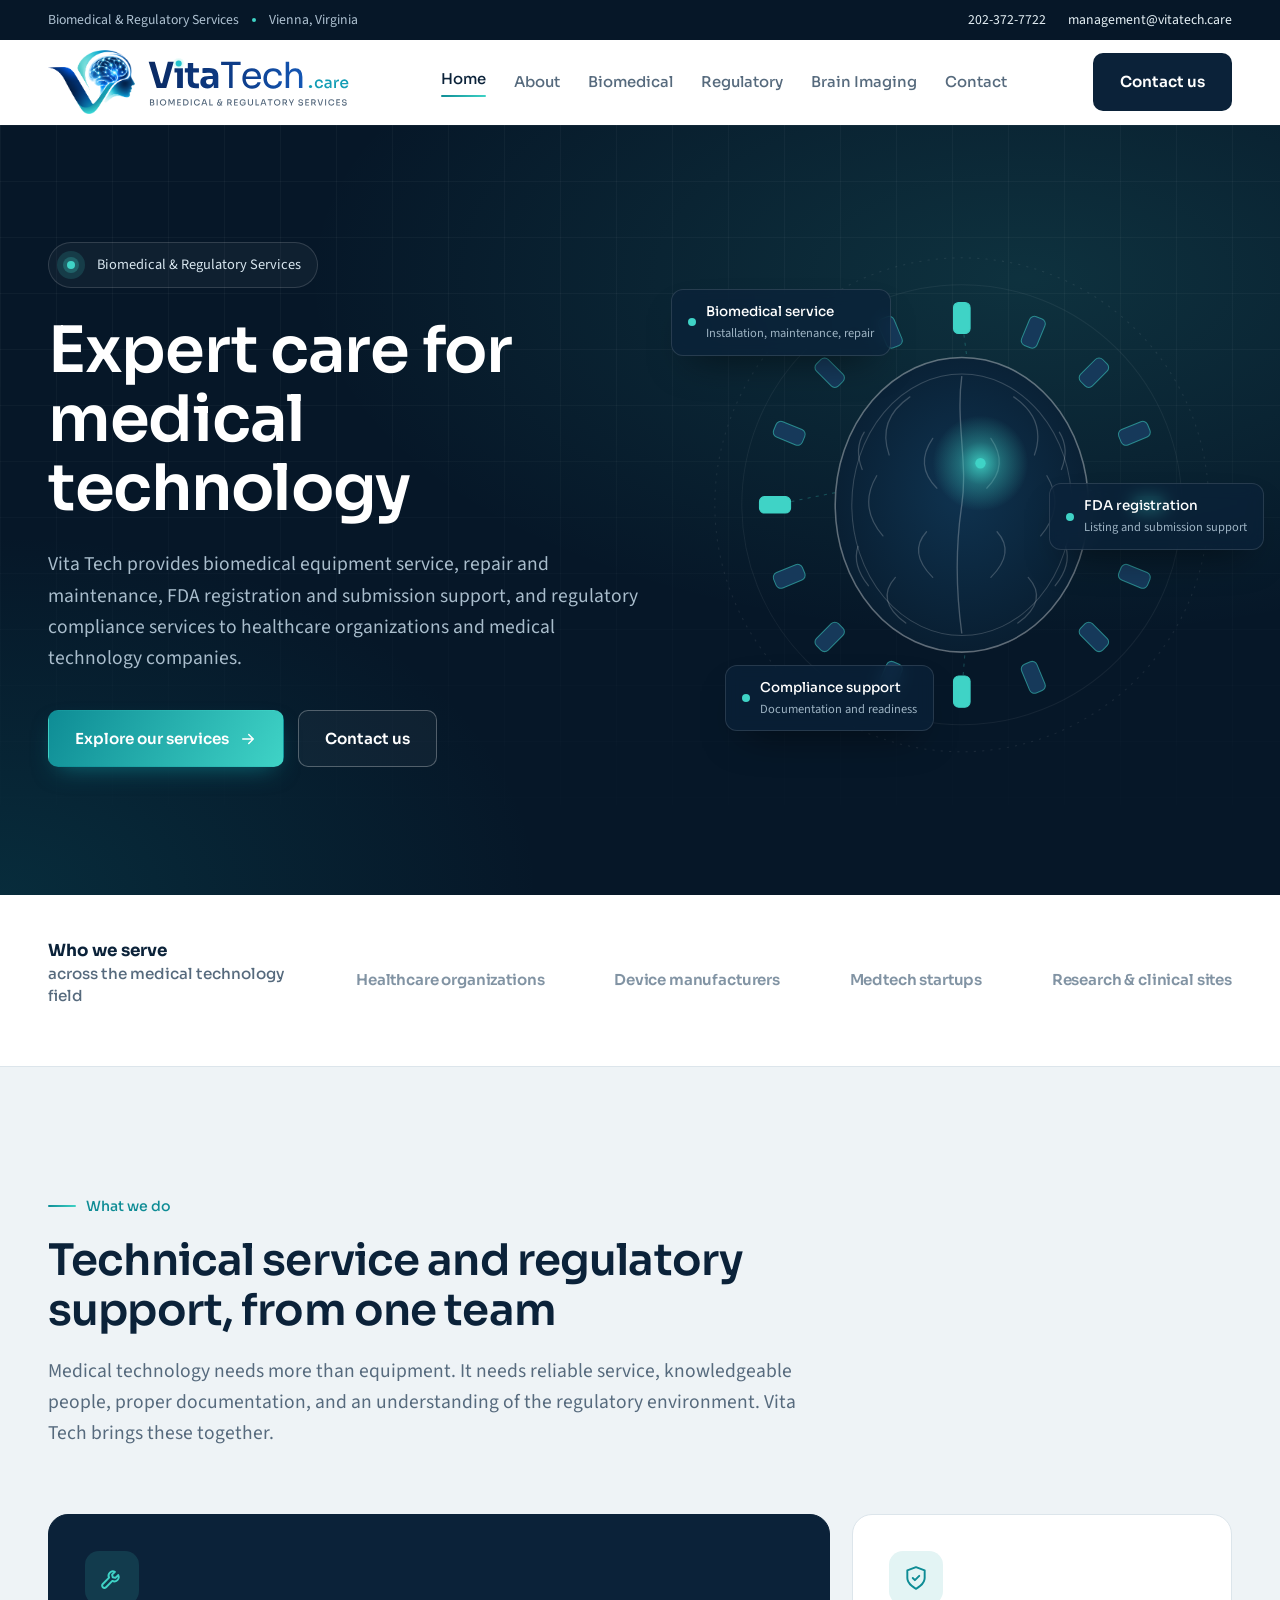
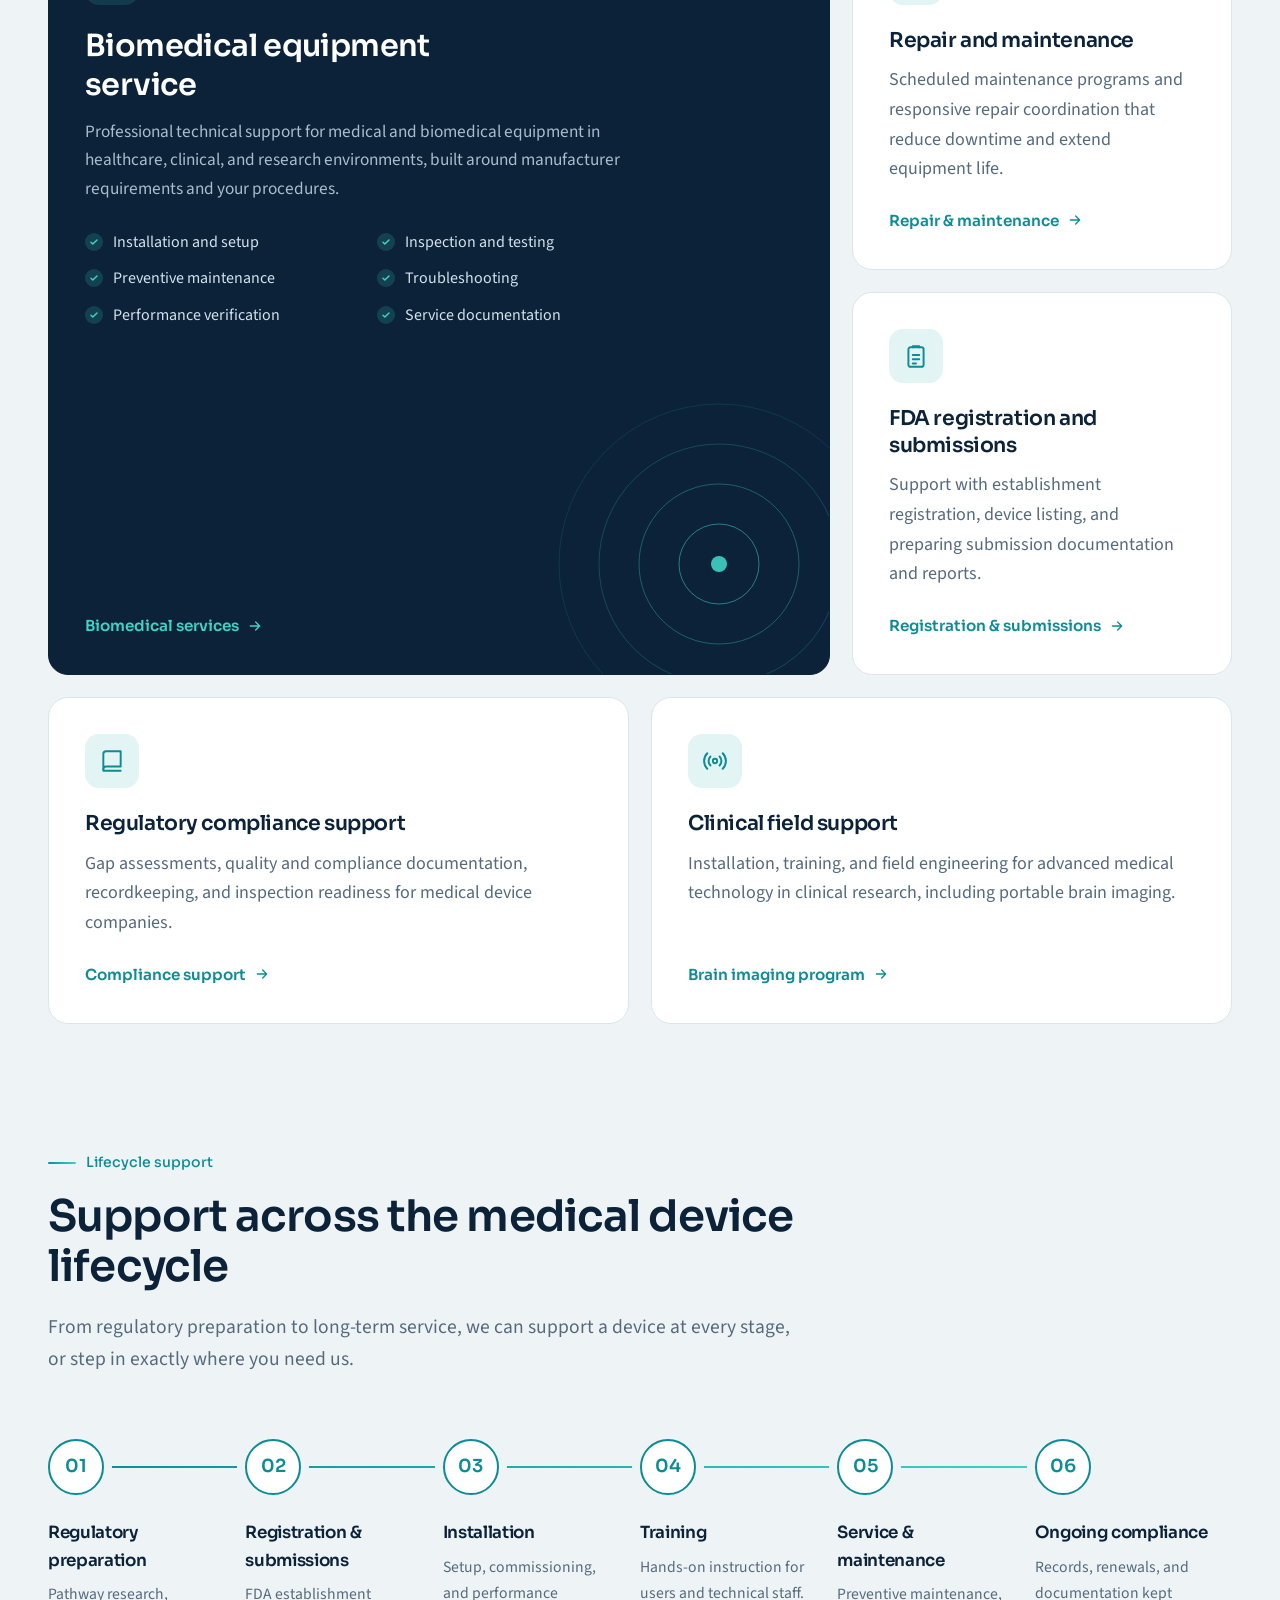
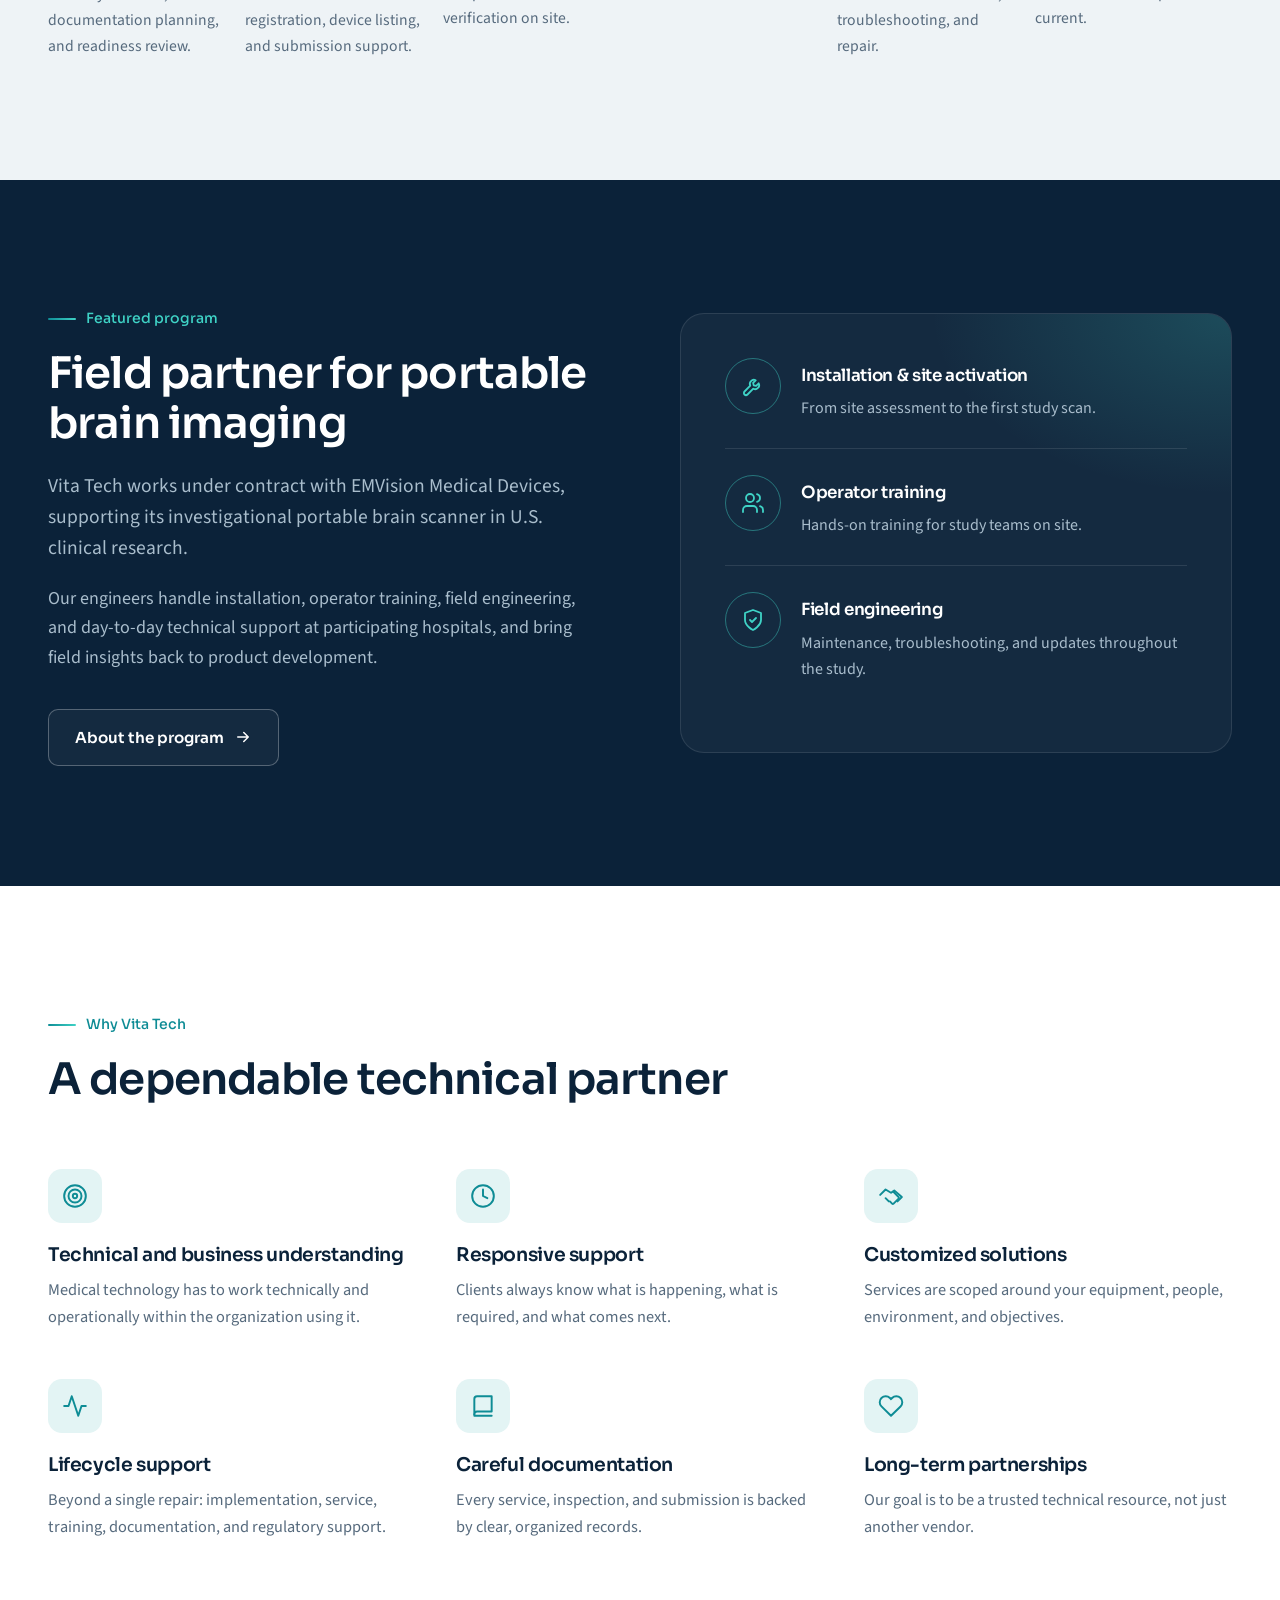
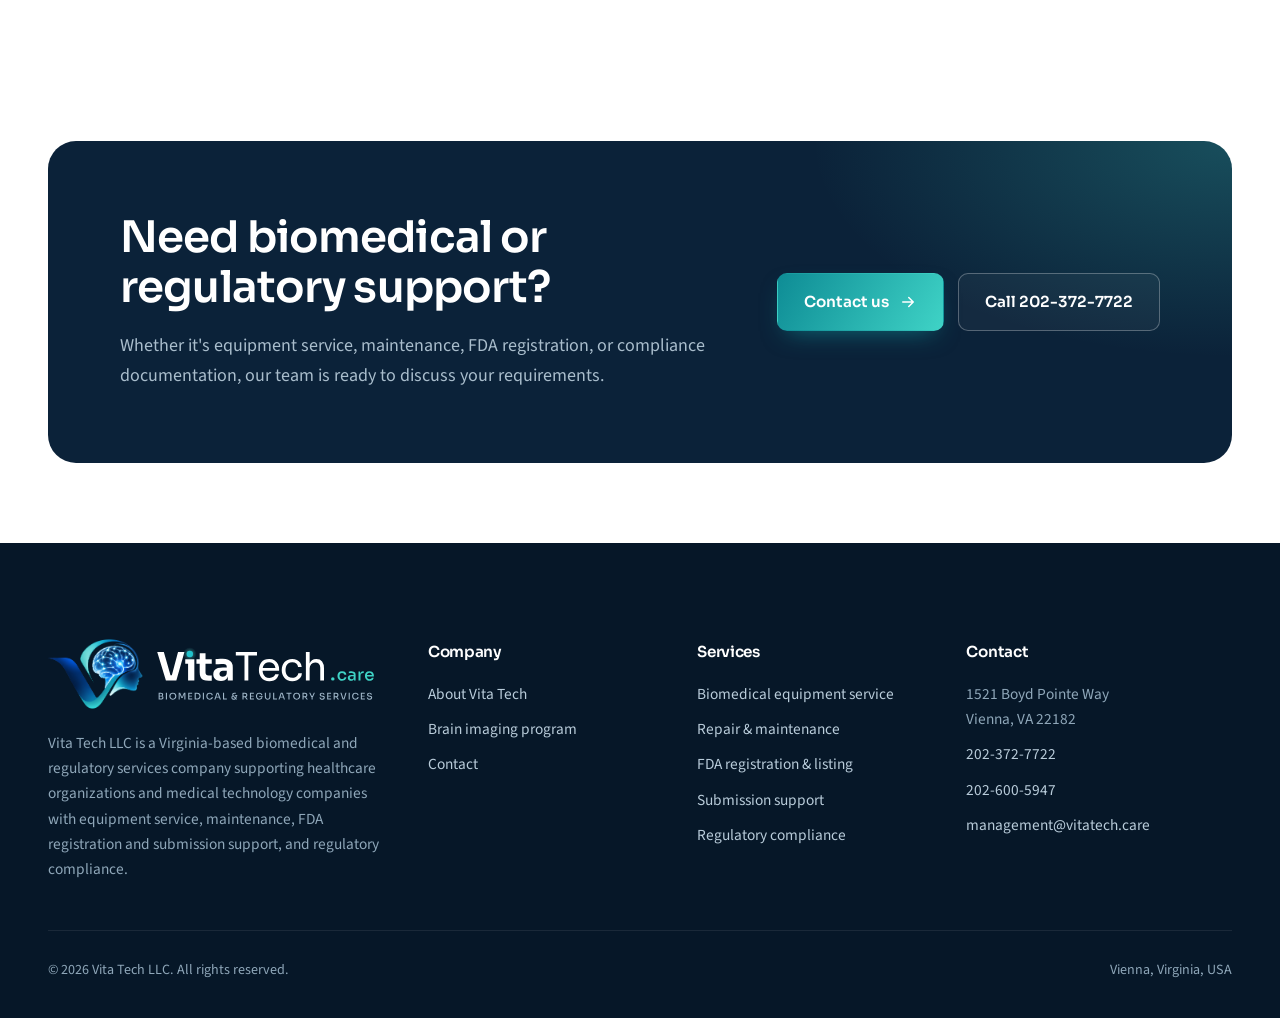
<file: index.html>
<!DOCTYPE html>
<html lang="en">
<head>
<meta charset="utf-8">
<meta name="viewport" content="width=device-width, initial-scale=1">
<title>Vita Tech | Biomedical & Regulatory Services</title>
<meta name="description" content="Vita Tech LLC provides biomedical equipment service, repair and maintenance, FDA registration and submission support, and regulatory compliance services. Vienna, Virginia.">
<meta property="og:title" content="Vita Tech | Biomedical & Regulatory Services">
<meta property="og:description" content="Vita Tech LLC provides biomedical equipment service, repair and maintenance, FDA registration and submission support, and regulatory compliance services. Vienna, Virginia.">
<meta property="og:type" content="website">
<meta property="og:site_name" content="Vita Tech">
<meta property="og:image" content="https://vitatech.care/assets/og-image.png">
<meta property="og:image:width" content="1200">
<meta property="og:image:height" content="630">
<meta property="og:image:alt" content="VitaTech.care, Biomedical &amp; Regulatory Services">
<meta name="twitter:card" content="summary_large_image">
<meta name="twitter:title" content="Vita Tech | Biomedical & Regulatory Services">
<meta name="twitter:description" content="Vita Tech LLC provides biomedical equipment service, repair and maintenance, FDA registration and submission support, and regulatory compliance services. Vienna, Virginia.">
<meta name="twitter:image" content="https://vitatech.care/assets/og-image.png">
<meta name="theme-color" content="#061728">
<link rel="icon" href="/assets/favicon.png" type="image/png">
<link rel="apple-touch-icon" href="/assets/apple-touch-icon.png">
<link rel="preconnect" href="https://fonts.googleapis.com">
<link rel="preconnect" href="https://fonts.gstatic.com" crossorigin>
<link href="https://fonts.googleapis.com/css2?family=Sora:wght@300;400;500;600;700&family=Source+Sans+3:wght@400;500;600&display=swap" rel="stylesheet">
<link rel="stylesheet" href="/assets/styles.css">
</head>
<body>
<a class="skip-link" href="#main">Skip to content</a>
<div class="utility">
  <div class="container">
    <span>Biomedical &amp; Regulatory Services <span class="u-sep" aria-hidden="true"></span> Vienna, Virginia</span>
    <span class="u-right"><a href="tel:+12023727722">202-372-7722</a><a href="mailto:management@vitatech.care">management@vitatech.care</a></span>
  </div>
</div>
<header class="site-header">
  <div class="container">
    <a class="logo" href="/"><img src="/assets/logo.svg" alt="VitaTech.care, Biomedical &amp; Regulatory Services" width="230" height="48"></a>
    <nav class="main-nav" id="main-nav" aria-label="Main">
      <ul><li><a href="/" class="active" aria-current="page">Home</a></li><li><a href="/about">About</a></li><li><a href="/biomedical">Biomedical</a></li><li><a href="/regulatory">Regulatory</a></li><li><a href="/brain-imaging">Brain Imaging</a></li><li><a href="/contact">Contact</a></li></ul>
      <div class="nav-foot">
        <a class="btn btn-primary btn-block" href="/contact">Contact us</a>
        <div class="nav-contact">
          <a href="tel:+12023727722"><svg viewBox="0 0 24 24" fill="none" stroke="currentColor" stroke-width="1.8" stroke-linecap="round" stroke-linejoin="round" aria-hidden="true"><path d="M22 16.9v3a2 2 0 0 1-2.2 2 19.8 19.8 0 0 1-8.6-3.1 19.5 19.5 0 0 1-6-6A19.8 19.8 0 0 1 2.1 4.2 2 2 0 0 1 4.1 2h3a2 2 0 0 1 2 1.7c.1.9.4 1.8.7 2.7a2 2 0 0 1-.5 2.1L8 9.8a16 16 0 0 0 6 6l1.3-1.3a2 2 0 0 1 2.1-.4c.9.3 1.8.6 2.7.7a2 2 0 0 1 1.7 2z"/></svg><span>202-372-7722</span></a>
          <a href="mailto:management@vitatech.care"><svg viewBox="0 0 24 24" fill="none" stroke="currentColor" stroke-width="1.8" stroke-linecap="round" stroke-linejoin="round" aria-hidden="true"><rect x="2" y="4" width="20" height="16" rx="2"/><path d="M22 6l-10 7L2 6"/></svg><span>management@vitatech.care</span></a>
        </div>
      </div>
    </nav>
    <a class="btn btn-dark header-cta" href="/contact">Contact us</a>
    <button class="nav-toggle" aria-label="Open menu" aria-expanded="false" aria-controls="main-nav"><span></span></button>
  </div>
</header>
<main id="main">

<section class="hero">
  <div class="container">
    <div>
      <span class="hero-badge"><span class="dot"></span>Biomedical &amp; Regulatory Services</span>
      <h1>Expert care for medical technology</h1>
      <p class="lead">Vita Tech provides biomedical equipment service, repair and maintenance, FDA registration and submission support, and regulatory compliance services to healthcare organizations and medical technology companies.</p>
      <div class="btn-row">
        <a class="btn btn-primary" href="#services">Explore our services <svg viewBox="0 0 24 24" fill="none" stroke="currentColor" stroke-width="2" stroke-linecap="round" stroke-linejoin="round" aria-hidden="true"><path d="M5 12h14M13 6l6 6-6 6"/></svg></a>
        <a class="btn btn-ghost-light" href="/contact">Contact us</a>
      </div>
    </div>
    <div class="hero-visual">
      <svg viewBox="0 0 520 520" role="img" aria-label="Illustration of an antenna array surrounding the head, sending low-power electromagnetic waves"><defs><radialGradient id="glow" cx="50%" cy="50%" r="50%"><stop offset="0" stop-color="#3FD3C6" stop-opacity=".9"/><stop offset=".45" stop-color="#3FD3C6" stop-opacity=".35"/><stop offset="1" stop-color="#3FD3C6" stop-opacity="0"/></radialGradient><radialGradient id="core" cx="50%" cy="45%" r="60%"><stop offset="0" stop-color="#0F3350"/><stop offset="1" stop-color="#081C2E"/></radialGradient></defs><circle cx="260" cy="260" r="238" fill="none" stroke="rgba(255,255,255,.08)" stroke-dasharray="2 6"/><circle cx="260" cy="260" r="212" fill="none" stroke="rgba(255,255,255,.06)"/><circle class="wave" cx="260" cy="260" r="200"/><circle class="wave" cx="260" cy="260" r="200"/><circle class="wave" cx="260" cy="260" r="200"/><line x1="260.0" y1="80.0" x2="278" y2="220" stroke="rgba(63,211,198,.28)" stroke-dasharray="3 5"/><line x1="440.0" y1="260.0" x2="278" y2="220" stroke="rgba(63,211,198,.28)" stroke-dasharray="3 5"/><line x1="260.0" y1="440.0" x2="278" y2="220" stroke="rgba(63,211,198,.28)" stroke-dasharray="3 5"/><line x1="80.0" y1="260.0" x2="278" y2="220" stroke="rgba(63,211,198,.28)" stroke-dasharray="3 5"/><rect class="antenna on" x="252.0" y="65.0" width="16" height="30" rx="5" transform="rotate(0.0 260.0 80.0)"/><rect class="antenna" x="320.9" y="78.7" width="16" height="30" rx="5" transform="rotate(22.5 328.9 93.7)"/><rect class="antenna" x="379.3" y="117.7" width="16" height="30" rx="5" transform="rotate(45.0 387.3 132.7)"/><rect class="antenna" x="418.3" y="176.1" width="16" height="30" rx="5" transform="rotate(67.5 426.3 191.1)"/><rect class="antenna on" x="432.0" y="245.0" width="16" height="30" rx="5" transform="rotate(90.0 440.0 260.0)"/><rect class="antenna" x="418.3" y="313.9" width="16" height="30" rx="5" transform="rotate(112.5 426.3 328.9)"/><rect class="antenna" x="379.3" y="372.3" width="16" height="30" rx="5" transform="rotate(135.0 387.3 387.3)"/><rect class="antenna" x="320.9" y="411.3" width="16" height="30" rx="5" transform="rotate(157.5 328.9 426.3)"/><rect class="antenna on" x="252.0" y="425.0" width="16" height="30" rx="5" transform="rotate(180.0 260.0 440.0)"/><rect class="antenna" x="183.1" y="411.3" width="16" height="30" rx="5" transform="rotate(202.5 191.1 426.3)"/><rect class="antenna" x="124.7" y="372.3" width="16" height="30" rx="5" transform="rotate(225.0 132.7 387.3)"/><rect class="antenna" x="85.7" y="313.9" width="16" height="30" rx="5" transform="rotate(247.5 93.7 328.9)"/><rect class="antenna on" x="72.0" y="245.0" width="16" height="30" rx="5" transform="rotate(270.0 80.0 260.0)"/><rect class="antenna" x="85.7" y="176.1" width="16" height="30" rx="5" transform="rotate(292.5 93.7 191.1)"/><rect class="antenna" x="124.7" y="117.7" width="16" height="30" rx="5" transform="rotate(315.0 132.7 132.7)"/><rect class="antenna" x="183.1" y="78.7" width="16" height="30" rx="5" transform="rotate(337.5 191.1 93.7)"/><ellipse cx="260" cy="260" rx="122" ry="142" fill="url(#core)" stroke="rgba(255,255,255,.35)" stroke-width="1.5"/><ellipse cx="260" cy="260" rx="106" ry="126" fill="none" stroke="rgba(255,255,255,.18)" stroke-width="1"/><path d="M260 136 C254 180 266 220 260 260 S254 340 260 384" fill="none" stroke="rgba(255,255,255,.25)" stroke-width="1.3"/><path d="M210 156 Q178 178 190 212" fill="none" stroke="rgba(255,255,255,.2)" stroke-width="1.2" stroke-linecap="round"/><path d="M310 156 Q342 178 330 212" fill="none" stroke="rgba(255,255,255,.2)" stroke-width="1.2" stroke-linecap="round"/><path d="M178 232 Q160 262 184 290" fill="none" stroke="rgba(255,255,255,.2)" stroke-width="1.2" stroke-linecap="round"/><path d="M342 232 Q360 262 336 290" fill="none" stroke="rgba(255,255,255,.2)" stroke-width="1.2" stroke-linecap="round"/><path d="M196 330 Q176 352 206 374" fill="none" stroke="rgba(255,255,255,.2)" stroke-width="1.2" stroke-linecap="round"/><path d="M324 330 Q344 352 314 374" fill="none" stroke="rgba(255,255,255,.2)" stroke-width="1.2" stroke-linecap="round"/><path d="M232 196 Q214 222 236 244" fill="none" stroke="rgba(255,255,255,.2)" stroke-width="1.2" stroke-linecap="round"/><path d="M288 196 Q306 222 284 244" fill="none" stroke="rgba(255,255,255,.2)" stroke-width="1.2" stroke-linecap="round"/><path d="M226 286 Q208 306 232 330" fill="none" stroke="rgba(255,255,255,.2)" stroke-width="1.2" stroke-linecap="round"/><path d="M294 286 Q312 306 288 330" fill="none" stroke="rgba(255,255,255,.2)" stroke-width="1.2" stroke-linecap="round"/><path d="M166 190 Q156 206 164 226" fill="none" stroke="rgba(255,255,255,.2)" stroke-width="1.2" stroke-linecap="round"/><path d="M354 190 Q364 206 356 226" fill="none" stroke="rgba(255,255,255,.2)" stroke-width="1.2" stroke-linecap="round"/><path d="M160 300 Q154 318 170 338" fill="none" stroke="rgba(255,255,255,.2)" stroke-width="1.2" stroke-linecap="round"/><path d="M360 300 Q366 318 350 338" fill="none" stroke="rgba(255,255,255,.2)" stroke-width="1.2" stroke-linecap="round"/><circle cx="278" cy="220" r="46" fill="url(#glow)"/><circle cx="278" cy="220" r="5" fill="#3FD3C6"/></svg>
      <div class="chip chip-1"><i></i><div>Biomedical service<small>Installation, maintenance, repair</small></div></div>
      <div class="chip chip-2"><i></i><div>FDA registration<small>Listing and submission support</small></div></div>
      <div class="chip chip-3"><i></i><div>Compliance support<small>Documentation and readiness</small></div></div>
    </div>
  </div>
</section>

<section class="affil" aria-label="Who we serve">
  <div class="container">
    <p class="affil-lead"><strong>Who we serve</strong>across the medical technology field</p>
    <div class="sites">
      <span>Healthcare organizations</span><span>Device manufacturers</span><span>Medtech startups</span><span>Research &amp; clinical sites</span>
    </div>
  </div>
</section>

<section class="section bg-mist" id="services">
  <div class="container">
    <div class="section-head">
      <span class="kicker">What we do</span>
      <h2>Technical service and regulatory support, from one team</h2>
      <p class="lead">Medical technology needs more than equipment. It needs reliable service, knowledgeable people, proper documentation, and an understanding of the regulatory environment. Vita Tech brings these together.</p>
    </div>
    <div class="bento">
      <article class="tile tile-lg">
        <svg class="tile-art" viewBox="0 0 340 340" aria-hidden="true"><circle cx="170" cy="170" r="40" fill="none" stroke="rgba(63,211,198,0.6)"/><circle cx="170" cy="170" r="80" fill="none" stroke="rgba(63,211,198,0.4)"/><circle cx="170" cy="170" r="120" fill="none" stroke="rgba(63,211,198,0.25)"/><circle cx="170" cy="170" r="160" fill="none" stroke="rgba(63,211,198,0.14)"/><circle cx="170" cy="170" r="8" fill="#3FD3C6"/></svg>
        <span class="icon"><svg viewBox="0 0 24 24" fill="none" stroke="currentColor" stroke-width="1.8" stroke-linecap="round" stroke-linejoin="round" aria-hidden="true"><path d="M14.7 6.3a4 4 0 0 0-5.4 5.4L3.5 17.5a2.1 2.1 0 0 0 3 3l5.8-5.8a4 4 0 0 0 5.4-5.4l-2.6 2.6-2.4-.6-.6-2.4z"/></svg></span>
        <h3>Biomedical equipment service</h3>
        <p>Professional technical support for medical and biomedical equipment in healthcare, clinical, and research environments, built around manufacturer requirements and your procedures.</p>
        <ul class="check-inline">
          <li>Installation and setup</li><li>Inspection and testing</li>
          <li>Preventive maintenance</li><li>Troubleshooting</li>
          <li>Performance verification</li><li>Service documentation</li>
        </ul>
        <a class="text-link" href="/biomedical">Biomedical services <svg viewBox="0 0 24 24" fill="none" stroke="currentColor" stroke-width="2" stroke-linecap="round" stroke-linejoin="round" aria-hidden="true"><path d="M5 12h14M13 6l6 6-6 6"/></svg></a>
      </article>
      <article class="tile tile-md">
        <span class="icon"><svg viewBox="0 0 24 24" fill="none" stroke="currentColor" stroke-width="1.8" stroke-linecap="round" stroke-linejoin="round" aria-hidden="true"><path d="M12 22s8-4 8-10V5l-8-3-8 3v7c0 6 8 10 8 10z"/><path d="M9 12l2 2 4-4"/></svg></span>
        <h3>Repair and maintenance</h3>
        <p>Scheduled maintenance programs and responsive repair coordination that reduce downtime and extend equipment life.</p>
        <a class="text-link" href="/biomedical#repair">Repair &amp; maintenance <svg viewBox="0 0 24 24" fill="none" stroke="currentColor" stroke-width="2" stroke-linecap="round" stroke-linejoin="round" aria-hidden="true"><path d="M5 12h14M13 6l6 6-6 6"/></svg></a>
      </article>
      <article class="tile tile-md">
        <span class="icon"><svg viewBox="0 0 24 24" fill="none" stroke="currentColor" stroke-width="1.8" stroke-linecap="round" stroke-linejoin="round" aria-hidden="true"><rect x="5" y="4" width="14" height="18" rx="2"/><path d="M9 4V3h6v1M9 11h6M9 15h6M9 19h3"/></svg></span>
        <h3>FDA registration and submissions</h3>
        <p>Support with establishment registration, device listing, and preparing submission documentation and reports.</p>
        <a class="text-link" href="/regulatory#registration">Registration &amp; submissions <svg viewBox="0 0 24 24" fill="none" stroke="currentColor" stroke-width="2" stroke-linecap="round" stroke-linejoin="round" aria-hidden="true"><path d="M5 12h14M13 6l6 6-6 6"/></svg></a>
      </article>
      <article class="tile tile-half">
        <span class="icon"><svg viewBox="0 0 24 24" fill="none" stroke="currentColor" stroke-width="1.8" stroke-linecap="round" stroke-linejoin="round" aria-hidden="true"><path d="M4 19.5A2.5 2.5 0 0 1 6.5 17H20V3H6.5A2.5 2.5 0 0 0 4 5.5z"/><path d="M4 19.5V21h16"/></svg></span>
        <h3>Regulatory compliance support</h3>
        <p>Gap assessments, quality and compliance documentation, recordkeeping, and inspection readiness for medical device companies.</p>
        <a class="text-link" href="/regulatory#compliance">Compliance support <svg viewBox="0 0 24 24" fill="none" stroke="currentColor" stroke-width="2" stroke-linecap="round" stroke-linejoin="round" aria-hidden="true"><path d="M5 12h14M13 6l6 6-6 6"/></svg></a>
      </article>
      <article class="tile tile-half">
        <span class="icon"><svg viewBox="0 0 24 24" fill="none" stroke="currentColor" stroke-width="1.8" stroke-linecap="round" stroke-linejoin="round" aria-hidden="true"><circle cx="12" cy="12" r="2"/><path d="M16.2 7.8a6 6 0 0 1 0 8.4M7.8 16.2a6 6 0 0 1 0-8.4M19.1 4.9a10 10 0 0 1 0 14.2M4.9 19.1a10 10 0 0 1 0-14.2"/></svg></span>
        <h3>Clinical field support</h3>
        <p>Installation, training, and field engineering for advanced medical technology in clinical research, including portable brain imaging.</p>
        <a class="text-link" href="/brain-imaging">Brain imaging program <svg viewBox="0 0 24 24" fill="none" stroke="currentColor" stroke-width="2" stroke-linecap="round" stroke-linejoin="round" aria-hidden="true"><path d="M5 12h14M13 6l6 6-6 6"/></svg></a>
      </article>
    </div>
  </div>
</section>

<section class="section bg-mist" style="padding-top:0">
  <div class="container">
    <div class="section-head">
      <span class="kicker">Lifecycle support</span>
      <h2>Support across the medical device lifecycle</h2>
      <p class="lead">From regulatory preparation to long-term service, we can support a device at every stage, or step in exactly where you need us.</p>
    </div>
    <ol class="timeline">
  <li><span class="node"></span><h4>Regulatory preparation</h4><p>Pathway research, documentation planning, and readiness review.</p></li>
  <li><span class="node"></span><h4>Registration &amp; submissions</h4><p>FDA establishment registration, device listing, and submission support.</p></li>
  <li><span class="node"></span><h4>Installation</h4><p>Setup, commissioning, and performance verification on site.</p></li>
  <li><span class="node"></span><h4>Training</h4><p>Hands-on instruction for users and technical staff.</p></li>
  <li><span class="node"></span><h4>Service &amp; maintenance</h4><p>Preventive maintenance, troubleshooting, and repair.</p></li>
  <li><span class="node"></span><h4>Ongoing compliance</h4><p>Records, renewals, and documentation kept current.</p></li>
</ol>
  </div>
</section>

<section class="section on-dark">
  <div class="container split">
    <div>
      <span class="kicker">Featured program</span>
      <h2>Field partner for portable brain imaging</h2>
      <p class="lead" style="margin-top:22px">Vita Tech works under contract with EMVision Medical Devices, supporting its investigational portable brain scanner in U.S. clinical research.</p>
      <p class="muted">Our engineers handle installation, operator training, field engineering, and day-to-day technical support at participating hospitals, and bring field insights back to product development.</p>
      <div class="btn-row"><a class="btn btn-ghost-light" href="/brain-imaging">About the program <svg viewBox="0 0 24 24" fill="none" stroke="currentColor" stroke-width="2" stroke-linecap="round" stroke-linejoin="round" aria-hidden="true"><path d="M5 12h14M13 6l6 6-6 6"/></svg></a></div>
    </div>
    <div class="panel" style="background:rgba(255,255,255,.04);border:1px solid rgba(255,255,255,.1)">
      <ol class="flow">
        <li><span class="n"><svg viewBox="0 0 24 24" fill="none" stroke="currentColor" stroke-width="1.8" stroke-linecap="round" stroke-linejoin="round" aria-hidden="true"><path d="M14.7 6.3a4 4 0 0 0-5.4 5.4L3.5 17.5a2.1 2.1 0 0 0 3 3l5.8-5.8a4 4 0 0 0 5.4-5.4l-2.6 2.6-2.4-.6-.6-2.4z"/></svg></span><div><h4>Installation &amp; site activation</h4><p>From site assessment to the first study scan.</p></div></li>
        <li><span class="n"><svg viewBox="0 0 24 24" fill="none" stroke="currentColor" stroke-width="1.8" stroke-linecap="round" stroke-linejoin="round" aria-hidden="true"><path d="M16 21v-2a4 4 0 0 0-4-4H6a4 4 0 0 0-4 4v2"/><circle cx="9" cy="7" r="4"/><path d="M22 21v-2a4 4 0 0 0-3-3.87M16 3.13a4 4 0 0 1 0 7.75"/></svg></span><div><h4>Operator training</h4><p>Hands-on training for study teams on site.</p></div></li>
        <li><span class="n"><svg viewBox="0 0 24 24" fill="none" stroke="currentColor" stroke-width="1.8" stroke-linecap="round" stroke-linejoin="round" aria-hidden="true"><path d="M12 22s8-4 8-10V5l-8-3-8 3v7c0 6 8 10 8 10z"/><path d="M9 12l2 2 4-4"/></svg></span><div><h4>Field engineering</h4><p>Maintenance, troubleshooting, and updates throughout the study.</p></div></li>
      </ol>
    </div>
  </div>
</section>

<section class="section">
  <div class="container">
    <div class="section-head">
      <span class="kicker">Why Vita Tech</span>
      <h2>A dependable technical partner</h2>
    </div>
    <div class="features">
      <div class="feature"><span class="icon"><svg viewBox="0 0 24 24" fill="none" stroke="currentColor" stroke-width="1.8" stroke-linecap="round" stroke-linejoin="round" aria-hidden="true"><circle cx="12" cy="12" r="10"/><circle cx="12" cy="12" r="6"/><circle cx="12" cy="12" r="2"/></svg></span><h3>Technical and business understanding</h3><p>Medical technology has to work technically and operationally within the organization using it.</p></div>
      <div class="feature"><span class="icon"><svg viewBox="0 0 24 24" fill="none" stroke="currentColor" stroke-width="1.8" stroke-linecap="round" stroke-linejoin="round" aria-hidden="true"><circle cx="12" cy="12" r="10"/><path d="M12 6v6l4 2"/></svg></span><h3>Responsive support</h3><p>Clients always know what is happening, what is required, and what comes next.</p></div>
      <div class="feature"><span class="icon"><svg viewBox="0 0 24 24" fill="none" stroke="currentColor" stroke-width="1.8" stroke-linecap="round" stroke-linejoin="round" aria-hidden="true"><path d="M11 17l2 2a1 1 0 0 0 1.4 0l4.6-4.6a1 1 0 0 0 0-1.4L14 8"/><path d="M2 11l5-5 5 3 3-2 7 6-4 4"/><path d="M7 14l3 3"/></svg></span><h3>Customized solutions</h3><p>Services are scoped around your equipment, people, environment, and objectives.</p></div>
      <div class="feature"><span class="icon"><svg viewBox="0 0 24 24" fill="none" stroke="currentColor" stroke-width="1.8" stroke-linecap="round" stroke-linejoin="round" aria-hidden="true"><path d="M22 12h-4l-3 9L9 3l-3 9H2"/></svg></span><h3>Lifecycle support</h3><p>Beyond a single repair: implementation, service, training, documentation, and regulatory support.</p></div>
      <div class="feature"><span class="icon"><svg viewBox="0 0 24 24" fill="none" stroke="currentColor" stroke-width="1.8" stroke-linecap="round" stroke-linejoin="round" aria-hidden="true"><path d="M4 19.5A2.5 2.5 0 0 1 6.5 17H20V3H6.5A2.5 2.5 0 0 0 4 5.5z"/><path d="M4 19.5V21h16"/></svg></span><h3>Careful documentation</h3><p>Every service, inspection, and submission is backed by clear, organized records.</p></div>
      <div class="feature"><span class="icon"><svg viewBox="0 0 24 24" fill="none" stroke="currentColor" stroke-width="1.8" stroke-linecap="round" stroke-linejoin="round" aria-hidden="true"><path d="M20.8 4.6a5.5 5.5 0 0 0-7.8 0L12 5.7l-1-1.1a5.5 5.5 0 0 0-7.8 7.8L12 21l8.8-8.6a5.5 5.5 0 0 0 0-7.8z"/></svg></span><h3>Long-term partnerships</h3><p>Our goal is to be a trusted technical resource, not just another vendor.</p></div>
    </div>
  </div>
</section>
<section class="section-sm">
  <div class="container">
    <div class="cta-band">
      <div><h2>Need biomedical or regulatory support?</h2><p>Whether it's equipment service, maintenance, FDA registration, or compliance documentation, our team is ready to discuss your requirements.</p></div>
      <div class="btn-row"><a class="btn btn-primary" href="/contact">Contact us <svg viewBox="0 0 24 24" fill="none" stroke="currentColor" stroke-width="2" stroke-linecap="round" stroke-linejoin="round" aria-hidden="true"><path d="M5 12h14M13 6l6 6-6 6"/></svg></a><a class="btn btn-ghost-light" href="tel:+12023727722">Call 202-372-7722</a></div>
    </div>
  </div>
</section>
</main>
<footer class="site-footer">
  <div class="container">
    <div class="footer-top">
      <div>
        <a class="logo" href="/"><img src="/assets/logo-dark.svg" alt="VitaTech.care, Biomedical &amp; Regulatory Services" width="230" height="48"></a>
        <p>Vita Tech LLC is a Virginia-based biomedical and regulatory services company supporting healthcare organizations and medical technology companies with equipment service, maintenance, FDA registration and submission support, and regulatory compliance.</p>
      </div>
      <div>
        <h4>Company</h4>
        <ul>
          <li><a href="/about">About Vita Tech</a></li>
          <li><a href="/brain-imaging">Brain imaging program</a></li>
          <li><a href="/contact">Contact</a></li>
        </ul>
      </div>
      <div>
        <h4>Services</h4>
        <ul>
          <li><a href="/biomedical#equipment-service">Biomedical equipment service</a></li>
          <li><a href="/biomedical#repair">Repair &amp; maintenance</a></li>
          <li><a href="/regulatory#registration">FDA registration &amp; listing</a></li>
          <li><a href="/regulatory#submissions">Submission support</a></li>
          <li><a href="/regulatory#compliance">Regulatory compliance</a></li>
        </ul>
      </div>
      <div>
        <h4>Contact</h4>
        <ul>
          <li>1521 Boyd Pointe Way<br>Vienna, VA 22182</li>
          <li><a href="tel:+12023727722">202-372-7722</a></li>
          <li><a href="tel:+12026005947">202-600-5947</a></li>
          <li><a href="mailto:management@vitatech.care">management@vitatech.care</a></li>
        </ul>
      </div>
    </div>
    <div class="footer-bottom">
      <span>&copy; <span data-year>2026</span> Vita Tech LLC. All rights reserved.</span>
      <span>Vienna, Virginia, USA</span>
    </div>
  </div>
</footer>
<script src="/assets/main.js"></script>
</body>
</html>
</file>
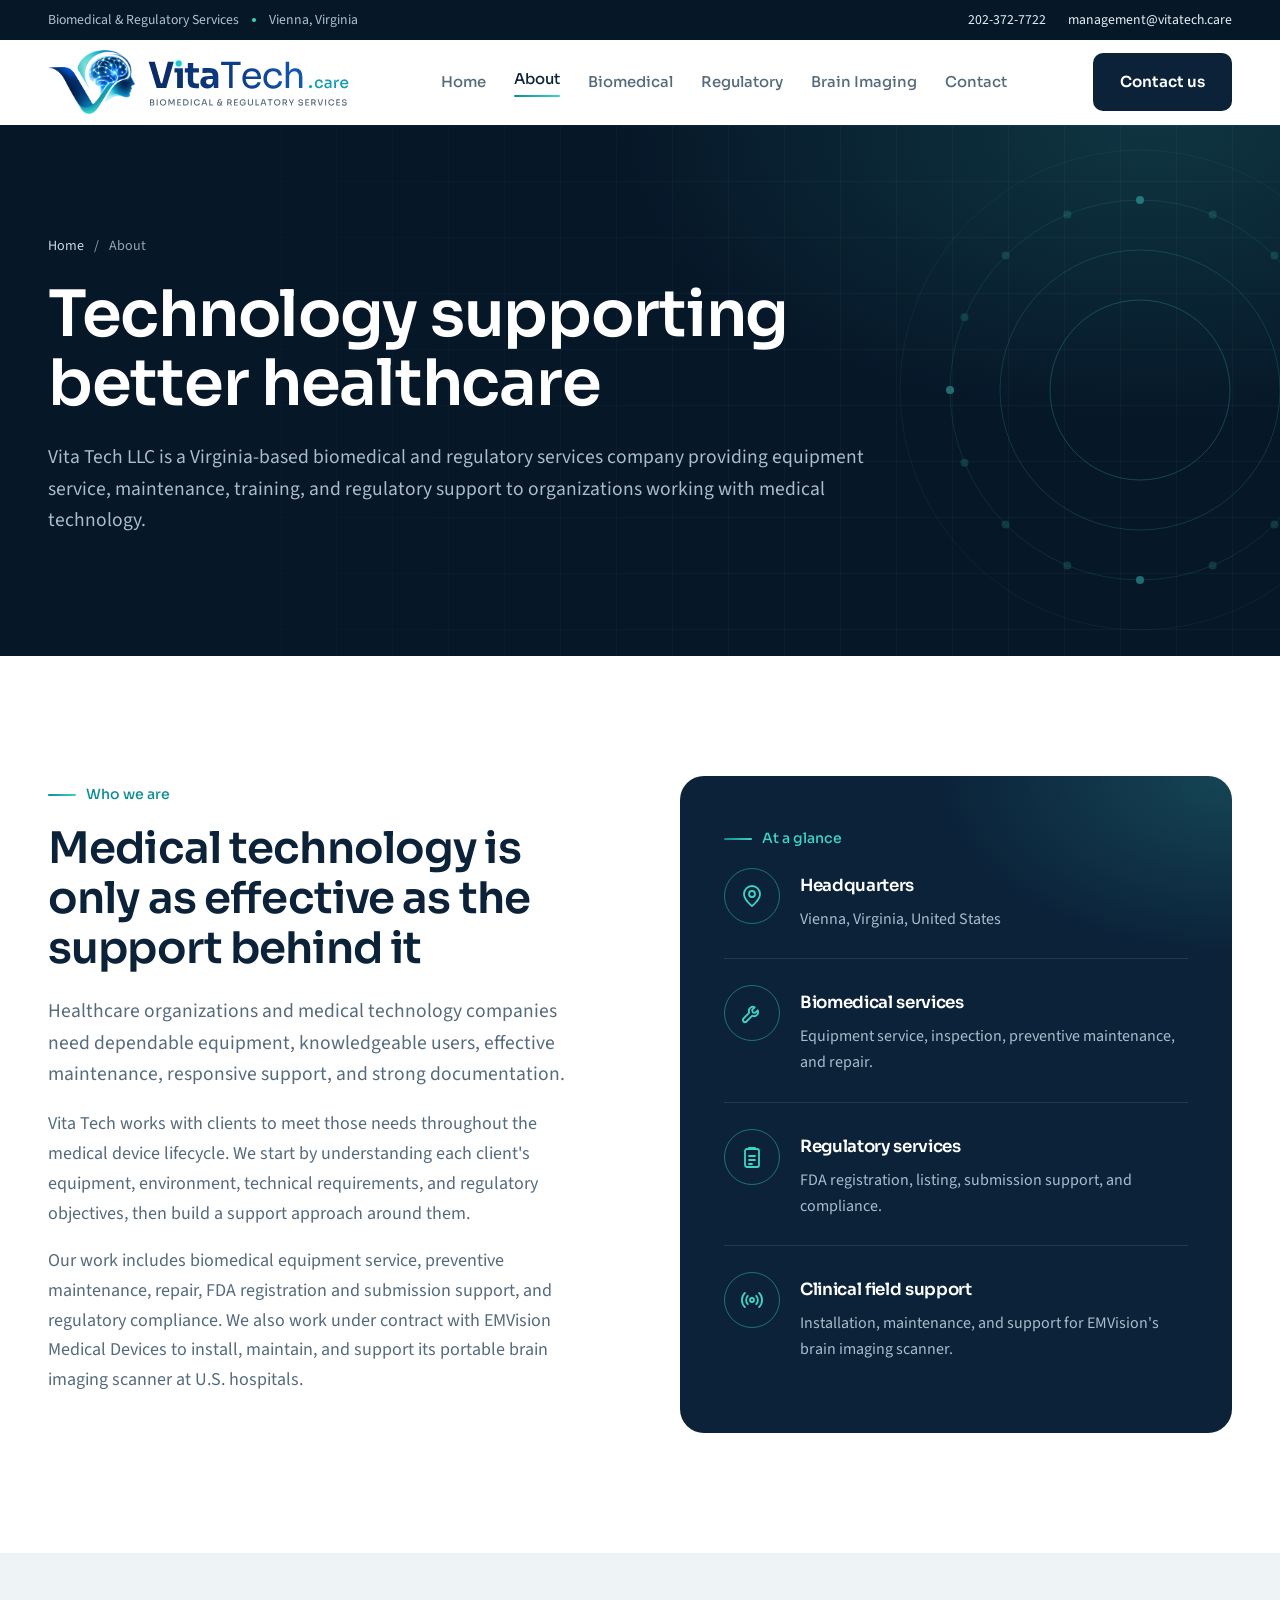
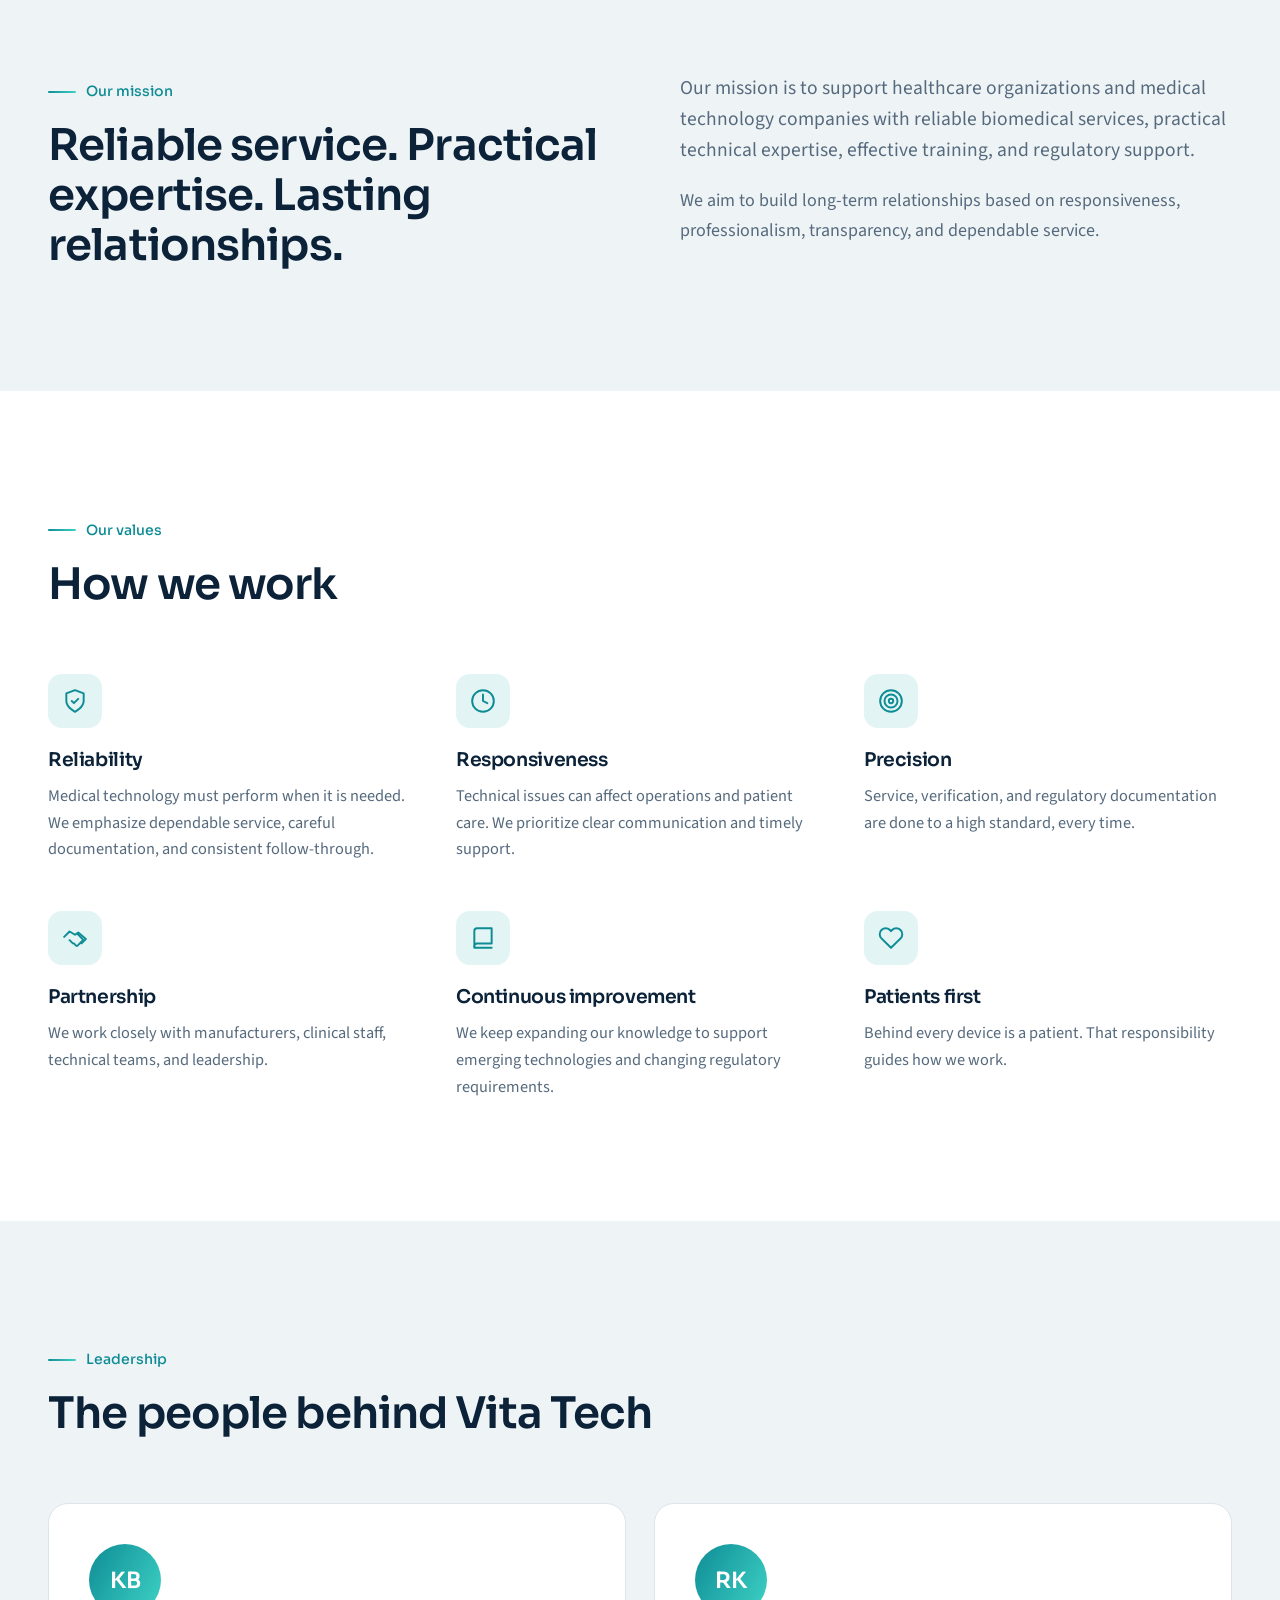
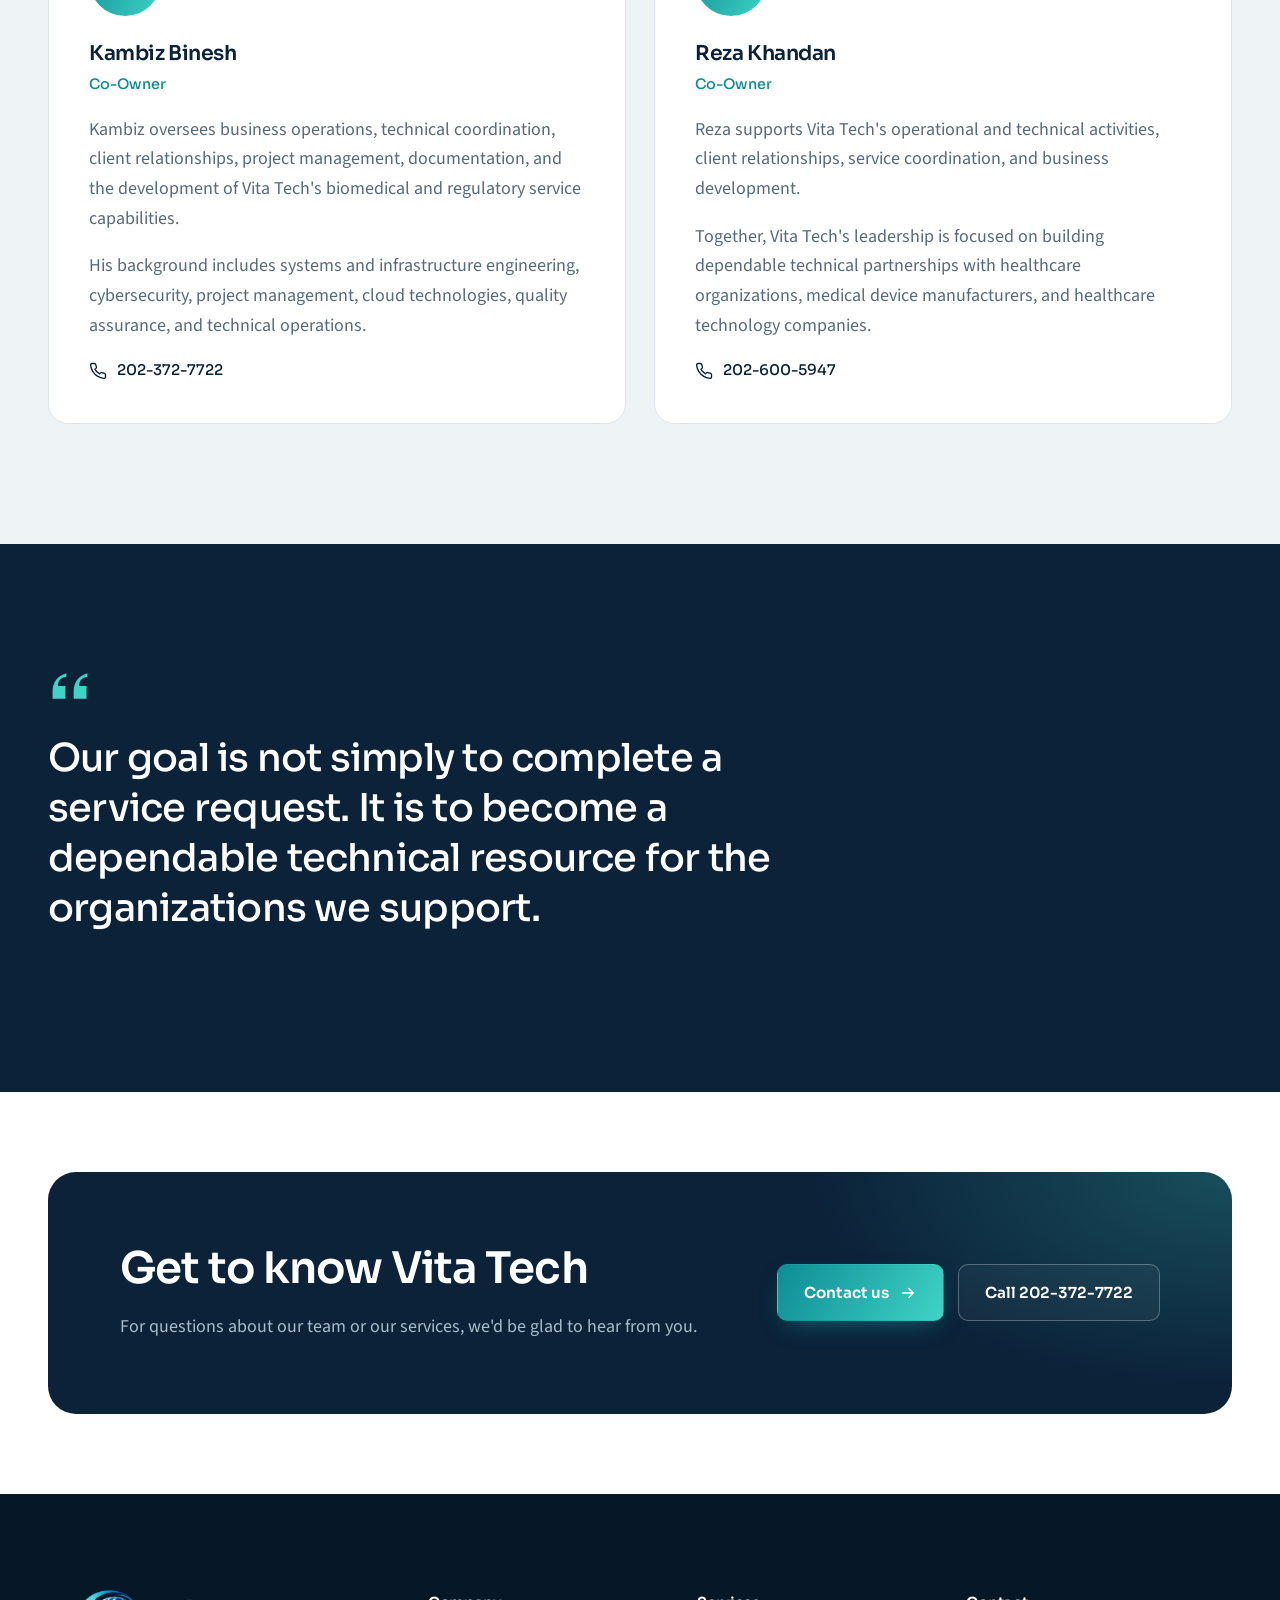
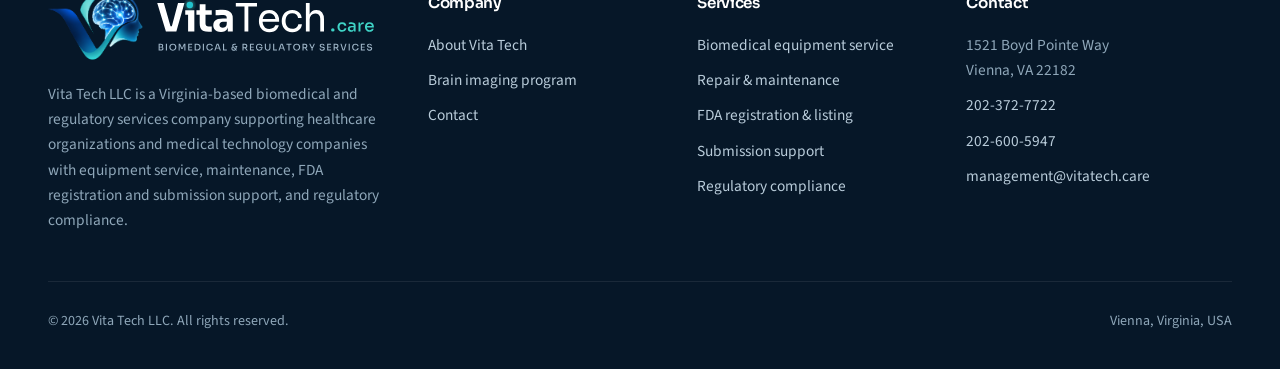
<file: about.html>
<!DOCTYPE html>
<html lang="en">
<head>
<meta charset="utf-8">
<meta name="viewport" content="width=device-width, initial-scale=1">
<title>About Vita Tech | Biomedical & Regulatory Services</title>
<meta name="description" content="Vita Tech LLC is a Virginia-based biomedical and regulatory services company.">
<meta property="og:title" content="About Vita Tech | Biomedical & Regulatory Services">
<meta property="og:description" content="Vita Tech LLC is a Virginia-based biomedical and regulatory services company.">
<meta property="og:type" content="website">
<meta property="og:site_name" content="Vita Tech">
<meta property="og:image" content="https://vitatech.care/assets/og-image.png">
<meta property="og:image:width" content="1200">
<meta property="og:image:height" content="630">
<meta property="og:image:alt" content="VitaTech.care, Biomedical &amp; Regulatory Services">
<meta name="twitter:card" content="summary_large_image">
<meta name="twitter:title" content="About Vita Tech | Biomedical & Regulatory Services">
<meta name="twitter:description" content="Vita Tech LLC is a Virginia-based biomedical and regulatory services company.">
<meta name="twitter:image" content="https://vitatech.care/assets/og-image.png">
<meta name="theme-color" content="#061728">
<link rel="icon" href="/assets/favicon.png" type="image/png">
<link rel="apple-touch-icon" href="/assets/apple-touch-icon.png">
<link rel="preconnect" href="https://fonts.googleapis.com">
<link rel="preconnect" href="https://fonts.gstatic.com" crossorigin>
<link href="https://fonts.googleapis.com/css2?family=Sora:wght@300;400;500;600;700&family=Source+Sans+3:wght@400;500;600&display=swap" rel="stylesheet">
<link rel="stylesheet" href="/assets/styles.css">
</head>
<body>
<a class="skip-link" href="#main">Skip to content</a>
<div class="utility">
  <div class="container">
    <span>Biomedical &amp; Regulatory Services <span class="u-sep" aria-hidden="true"></span> Vienna, Virginia</span>
    <span class="u-right"><a href="tel:+12023727722">202-372-7722</a><a href="mailto:management@vitatech.care">management@vitatech.care</a></span>
  </div>
</div>
<header class="site-header">
  <div class="container">
    <a class="logo" href="/"><img src="/assets/logo.svg" alt="VitaTech.care, Biomedical &amp; Regulatory Services" width="230" height="48"></a>
    <nav class="main-nav" id="main-nav" aria-label="Main">
      <ul><li><a href="/">Home</a></li><li><a href="/about" class="active" aria-current="page">About</a></li><li><a href="/biomedical">Biomedical</a></li><li><a href="/regulatory">Regulatory</a></li><li><a href="/brain-imaging">Brain Imaging</a></li><li><a href="/contact">Contact</a></li></ul>
      <div class="nav-foot">
        <a class="btn btn-primary btn-block" href="/contact">Contact us</a>
        <div class="nav-contact">
          <a href="tel:+12023727722"><svg viewBox="0 0 24 24" fill="none" stroke="currentColor" stroke-width="1.8" stroke-linecap="round" stroke-linejoin="round" aria-hidden="true"><path d="M22 16.9v3a2 2 0 0 1-2.2 2 19.8 19.8 0 0 1-8.6-3.1 19.5 19.5 0 0 1-6-6A19.8 19.8 0 0 1 2.1 4.2 2 2 0 0 1 4.1 2h3a2 2 0 0 1 2 1.7c.1.9.4 1.8.7 2.7a2 2 0 0 1-.5 2.1L8 9.8a16 16 0 0 0 6 6l1.3-1.3a2 2 0 0 1 2.1-.4c.9.3 1.8.6 2.7.7a2 2 0 0 1 1.7 2z"/></svg><span>202-372-7722</span></a>
          <a href="mailto:management@vitatech.care"><svg viewBox="0 0 24 24" fill="none" stroke="currentColor" stroke-width="1.8" stroke-linecap="round" stroke-linejoin="round" aria-hidden="true"><rect x="2" y="4" width="20" height="16" rx="2"/><path d="M22 6l-10 7L2 6"/></svg><span>management@vitatech.care</span></a>
        </div>
      </div>
    </nav>
    <a class="btn btn-dark header-cta" href="/contact">Contact us</a>
    <button class="nav-toggle" aria-label="Open menu" aria-expanded="false" aria-controls="main-nav"><span></span></button>
  </div>
</header>
<main id="main">
<section class="page-hero">
  <svg class="rings" viewBox="0 0 520 520" aria-hidden="true"><circle cx="260" cy="260" r="90" fill="none" stroke="rgba(63,211,198,0.5)" stroke-width="1"/><circle cx="260" cy="260" r="140" fill="none" stroke="rgba(63,211,198,0.35)" stroke-width="1"/><circle cx="260" cy="260" r="190" fill="none" stroke="rgba(63,211,198,0.25)" stroke-width="1"/><circle cx="260" cy="260" r="240" fill="none" stroke="rgba(63,211,198,0.15)" stroke-width="1"/><circle cx="450.0" cy="260.0" r="4" fill="#3FD3C6" opacity="0.9"/><circle cx="435.5" cy="332.7" r="4" fill="#3FD3C6" opacity="0.35"/><circle cx="394.4" cy="394.4" r="4" fill="#3FD3C6" opacity="0.35"/><circle cx="332.7" cy="435.5" r="4" fill="#3FD3C6" opacity="0.35"/><circle cx="260.0" cy="450.0" r="4" fill="#3FD3C6" opacity="0.9"/><circle cx="187.3" cy="435.5" r="4" fill="#3FD3C6" opacity="0.35"/><circle cx="125.6" cy="394.4" r="4" fill="#3FD3C6" opacity="0.35"/><circle cx="84.5" cy="332.7" r="4" fill="#3FD3C6" opacity="0.35"/><circle cx="70.0" cy="260.0" r="4" fill="#3FD3C6" opacity="0.9"/><circle cx="84.5" cy="187.3" r="4" fill="#3FD3C6" opacity="0.35"/><circle cx="125.6" cy="125.6" r="4" fill="#3FD3C6" opacity="0.35"/><circle cx="187.3" cy="84.5" r="4" fill="#3FD3C6" opacity="0.35"/><circle cx="260.0" cy="70.0" r="4" fill="#3FD3C6" opacity="0.9"/><circle cx="332.7" cy="84.5" r="4" fill="#3FD3C6" opacity="0.35"/><circle cx="394.4" cy="125.6" r="4" fill="#3FD3C6" opacity="0.35"/><circle cx="435.5" cy="187.3" r="4" fill="#3FD3C6" opacity="0.35"/></svg>
  <div class="container">
    <div class="crumbs"><a href="/">Home</a><span aria-hidden="true">/</span><span>About</span></div>
    <h1>Technology supporting better healthcare</h1>
    <p class="lead">Vita Tech LLC is a Virginia-based biomedical and regulatory services company providing equipment service, maintenance, training, and regulatory support to organizations working with medical technology.</p>
  </div>
</section>

<section class="section">
  <div class="container split top">
    <div>
      <span class="kicker">Who we are</span>
      <h2>Medical technology is only as effective as the support behind it</h2>
      <p class="lead" style="margin-top:22px">Healthcare organizations and medical technology companies need dependable equipment, knowledgeable users, effective maintenance, responsive support, and strong documentation.</p>
      <p class="muted">Vita Tech works with clients to meet those needs throughout the medical device lifecycle. We start by understanding each client's equipment, environment, technical requirements, and regulatory objectives, then build a support approach around them.</p>
      <p class="muted">Our work includes biomedical equipment service, preventive maintenance, repair, FDA registration and submission support, and regulatory compliance. We also work under contract with EMVision Medical Devices to install, maintain, and support its portable brain imaging scanner at U.S. hospitals.</p>
    </div>
    <div class="panel on-dark">
      <span class="kicker">At a glance</span>
      <ol class="flow">
        <li><span class="n"><svg viewBox="0 0 24 24" fill="none" stroke="currentColor" stroke-width="1.8" stroke-linecap="round" stroke-linejoin="round" aria-hidden="true"><path d="M20 10c0 6-8 12-8 12s-8-6-8-12a8 8 0 0 1 16 0z"/><circle cx="12" cy="10" r="3"/></svg></span><div><h4>Headquarters</h4><p>Vienna, Virginia, United States</p></div></li>
        <li><span class="n"><svg viewBox="0 0 24 24" fill="none" stroke="currentColor" stroke-width="1.8" stroke-linecap="round" stroke-linejoin="round" aria-hidden="true"><path d="M14.7 6.3a4 4 0 0 0-5.4 5.4L3.5 17.5a2.1 2.1 0 0 0 3 3l5.8-5.8a4 4 0 0 0 5.4-5.4l-2.6 2.6-2.4-.6-.6-2.4z"/></svg></span><div><h4>Biomedical services</h4><p>Equipment service, inspection, preventive maintenance, and repair.</p></div></li>
        <li><span class="n"><svg viewBox="0 0 24 24" fill="none" stroke="currentColor" stroke-width="1.8" stroke-linecap="round" stroke-linejoin="round" aria-hidden="true"><rect x="5" y="4" width="14" height="18" rx="2"/><path d="M9 4V3h6v1M9 11h6M9 15h6M9 19h3"/></svg></span><div><h4>Regulatory services</h4><p>FDA registration, listing, submission support, and compliance.</p></div></li>
        <li><span class="n"><svg viewBox="0 0 24 24" fill="none" stroke="currentColor" stroke-width="1.8" stroke-linecap="round" stroke-linejoin="round" aria-hidden="true"><circle cx="12" cy="12" r="2"/><path d="M16.2 7.8a6 6 0 0 1 0 8.4M7.8 16.2a6 6 0 0 1 0-8.4M19.1 4.9a10 10 0 0 1 0 14.2M4.9 19.1a10 10 0 0 1 0-14.2"/></svg></span><div><h4>Clinical field support</h4><p>Installation, maintenance, and support for EMVision's brain imaging scanner.</p></div></li>
      </ol>
    </div>
  </div>
</section>

<section class="section bg-mist">
  <div class="container split top">
    <div>
      <span class="kicker">Our mission</span>
      <h2>Reliable service. Practical expertise. Lasting relationships.</h2>
    </div>
    <div>
      <p class="lead">Our mission is to support healthcare organizations and medical technology companies with reliable biomedical services, practical technical expertise, effective training, and regulatory support.</p>
      <p class="muted">We aim to build long-term relationships based on responsiveness, professionalism, transparency, and dependable service.</p>
    </div>
  </div>
</section>

<section class="section">
  <div class="container">
    <div class="section-head">
      <span class="kicker">Our values</span>
      <h2>How we work</h2>
    </div>
    <div class="features">
      <div class="feature"><span class="icon"><svg viewBox="0 0 24 24" fill="none" stroke="currentColor" stroke-width="1.8" stroke-linecap="round" stroke-linejoin="round" aria-hidden="true"><path d="M12 22s8-4 8-10V5l-8-3-8 3v7c0 6 8 10 8 10z"/><path d="M9 12l2 2 4-4"/></svg></span><h3>Reliability</h3><p>Medical technology must perform when it is needed. We emphasize dependable service, careful documentation, and consistent follow-through.</p></div>
      <div class="feature"><span class="icon"><svg viewBox="0 0 24 24" fill="none" stroke="currentColor" stroke-width="1.8" stroke-linecap="round" stroke-linejoin="round" aria-hidden="true"><circle cx="12" cy="12" r="10"/><path d="M12 6v6l4 2"/></svg></span><h3>Responsiveness</h3><p>Technical issues can affect operations and patient care. We prioritize clear communication and timely support.</p></div>
      <div class="feature"><span class="icon"><svg viewBox="0 0 24 24" fill="none" stroke="currentColor" stroke-width="1.8" stroke-linecap="round" stroke-linejoin="round" aria-hidden="true"><circle cx="12" cy="12" r="10"/><circle cx="12" cy="12" r="6"/><circle cx="12" cy="12" r="2"/></svg></span><h3>Precision</h3><p>Service, verification, and regulatory documentation are done to a high standard, every time.</p></div>
      <div class="feature"><span class="icon"><svg viewBox="0 0 24 24" fill="none" stroke="currentColor" stroke-width="1.8" stroke-linecap="round" stroke-linejoin="round" aria-hidden="true"><path d="M11 17l2 2a1 1 0 0 0 1.4 0l4.6-4.6a1 1 0 0 0 0-1.4L14 8"/><path d="M2 11l5-5 5 3 3-2 7 6-4 4"/><path d="M7 14l3 3"/></svg></span><h3>Partnership</h3><p>We work closely with manufacturers, clinical staff, technical teams, and leadership.</p></div>
      <div class="feature"><span class="icon"><svg viewBox="0 0 24 24" fill="none" stroke="currentColor" stroke-width="1.8" stroke-linecap="round" stroke-linejoin="round" aria-hidden="true"><path d="M4 19.5A2.5 2.5 0 0 1 6.5 17H20V3H6.5A2.5 2.5 0 0 0 4 5.5z"/><path d="M4 19.5V21h16"/></svg></span><h3>Continuous improvement</h3><p>We keep expanding our knowledge to support emerging technologies and changing regulatory requirements.</p></div>
      <div class="feature"><span class="icon"><svg viewBox="0 0 24 24" fill="none" stroke="currentColor" stroke-width="1.8" stroke-linecap="round" stroke-linejoin="round" aria-hidden="true"><path d="M20.8 4.6a5.5 5.5 0 0 0-7.8 0L12 5.7l-1-1.1a5.5 5.5 0 0 0-7.8 7.8L12 21l8.8-8.6a5.5 5.5 0 0 0 0-7.8z"/></svg></span><h3>Patients first</h3><p>Behind every device is a patient. That responsibility guides how we work.</p></div>
    </div>
  </div>
</section>

<section class="section bg-mist">
  <div class="container">
    <div class="section-head">
      <span class="kicker">Leadership</span>
      <h2>The people behind Vita Tech</h2>
    </div>
    <div class="people">
      <article class="person">
        <div class="avatar" aria-hidden="true">KB</div>
        <h3>Kambiz Binesh</h3>
        <p class="role">Co-Owner</p>
        <p>Kambiz oversees business operations, technical coordination, client relationships, project management, documentation, and the development of Vita Tech's biomedical and regulatory service capabilities.</p>
        <p>His background includes systems and infrastructure engineering, cybersecurity, project management, cloud technologies, quality assurance, and technical operations.</p>
        <a class="contact-line" href="tel:+12023727722"><svg width="18" height="18" viewBox="0 0 24 24" fill="none" stroke="currentColor" stroke-width="1.8" stroke-linecap="round" stroke-linejoin="round" aria-hidden="true"><path d="M22 16.9v3a2 2 0 0 1-2.2 2 19.8 19.8 0 0 1-8.6-3.1 19.5 19.5 0 0 1-6-6A19.8 19.8 0 0 1 2.1 4.2 2 2 0 0 1 4.1 2h3a2 2 0 0 1 2 1.7c.1.9.4 1.8.7 2.7a2 2 0 0 1-.5 2.1L8 9.8a16 16 0 0 0 6 6l1.3-1.3a2 2 0 0 1 2.1-.4c.9.3 1.8.6 2.7.7a2 2 0 0 1 1.7 2z"/></svg> 202-372-7722</a>
      </article>
      <article class="person">
        <div class="avatar" aria-hidden="true">RK</div>
        <h3>Reza Khandan</h3>
        <p class="role">Co-Owner</p>
        <p>Reza supports Vita Tech's operational and technical activities, client relationships, service coordination, and business development.</p>
        <p>Together, Vita Tech's leadership is focused on building dependable technical partnerships with healthcare organizations, medical device manufacturers, and healthcare technology companies.</p>
        <a class="contact-line" href="tel:+12026005947"><svg width="18" height="18" viewBox="0 0 24 24" fill="none" stroke="currentColor" stroke-width="1.8" stroke-linecap="round" stroke-linejoin="round" aria-hidden="true"><path d="M22 16.9v3a2 2 0 0 1-2.2 2 19.8 19.8 0 0 1-8.6-3.1 19.5 19.5 0 0 1-6-6A19.8 19.8 0 0 1 2.1 4.2 2 2 0 0 1 4.1 2h3a2 2 0 0 1 2 1.7c.1.9.4 1.8.7 2.7a2 2 0 0 1-.5 2.1L8 9.8a16 16 0 0 0 6 6l1.3-1.3a2 2 0 0 1 2.1-.4c.9.3 1.8.6 2.7.7a2 2 0 0 1 1.7 2z"/></svg> 202-600-5947</a>
      </article>
    </div>
  </div>
</section>

<section class="section on-dark">
  <div class="container">
    <div class="statement-mark"><svg viewBox="0 0 48 48" fill="currentColor" aria-hidden="true"><path d="M20 10C10 13 5 20 5 30v8h14V24H11c0-6 3-9 9-10zm23 0c-10 3-15 10-15 20v8h14V24h-8c0-6 3-9 9-10z"/></svg></div>
    <p class="statement">Our goal is not simply to complete a service request. It is to become a dependable technical resource for the organizations we support.</p>
  </div>
</section>
<section class="section-sm">
  <div class="container">
    <div class="cta-band">
      <div><h2>Get to know Vita Tech</h2><p>For questions about our team or our services, we'd be glad to hear from you.</p></div>
      <div class="btn-row"><a class="btn btn-primary" href="/contact">Contact us <svg viewBox="0 0 24 24" fill="none" stroke="currentColor" stroke-width="2" stroke-linecap="round" stroke-linejoin="round" aria-hidden="true"><path d="M5 12h14M13 6l6 6-6 6"/></svg></a><a class="btn btn-ghost-light" href="tel:+12023727722">Call 202-372-7722</a></div>
    </div>
  </div>
</section>
</main>
<footer class="site-footer">
  <div class="container">
    <div class="footer-top">
      <div>
        <a class="logo" href="/"><img src="/assets/logo-dark.svg" alt="VitaTech.care, Biomedical &amp; Regulatory Services" width="230" height="48"></a>
        <p>Vita Tech LLC is a Virginia-based biomedical and regulatory services company supporting healthcare organizations and medical technology companies with equipment service, maintenance, FDA registration and submission support, and regulatory compliance.</p>
      </div>
      <div>
        <h4>Company</h4>
        <ul>
          <li><a href="/about">About Vita Tech</a></li>
          <li><a href="/brain-imaging">Brain imaging program</a></li>
          <li><a href="/contact">Contact</a></li>
        </ul>
      </div>
      <div>
        <h4>Services</h4>
        <ul>
          <li><a href="/biomedical#equipment-service">Biomedical equipment service</a></li>
          <li><a href="/biomedical#repair">Repair &amp; maintenance</a></li>
          <li><a href="/regulatory#registration">FDA registration &amp; listing</a></li>
          <li><a href="/regulatory#submissions">Submission support</a></li>
          <li><a href="/regulatory#compliance">Regulatory compliance</a></li>
        </ul>
      </div>
      <div>
        <h4>Contact</h4>
        <ul>
          <li>1521 Boyd Pointe Way<br>Vienna, VA 22182</li>
          <li><a href="tel:+12023727722">202-372-7722</a></li>
          <li><a href="tel:+12026005947">202-600-5947</a></li>
          <li><a href="mailto:management@vitatech.care">management@vitatech.care</a></li>
        </ul>
      </div>
    </div>
    <div class="footer-bottom">
      <span>&copy; <span data-year>2026</span> Vita Tech LLC. All rights reserved.</span>
      <span>Vienna, Virginia, USA</span>
    </div>
  </div>
</footer>
<script src="/assets/main.js"></script>
</body>
</html>
</file>
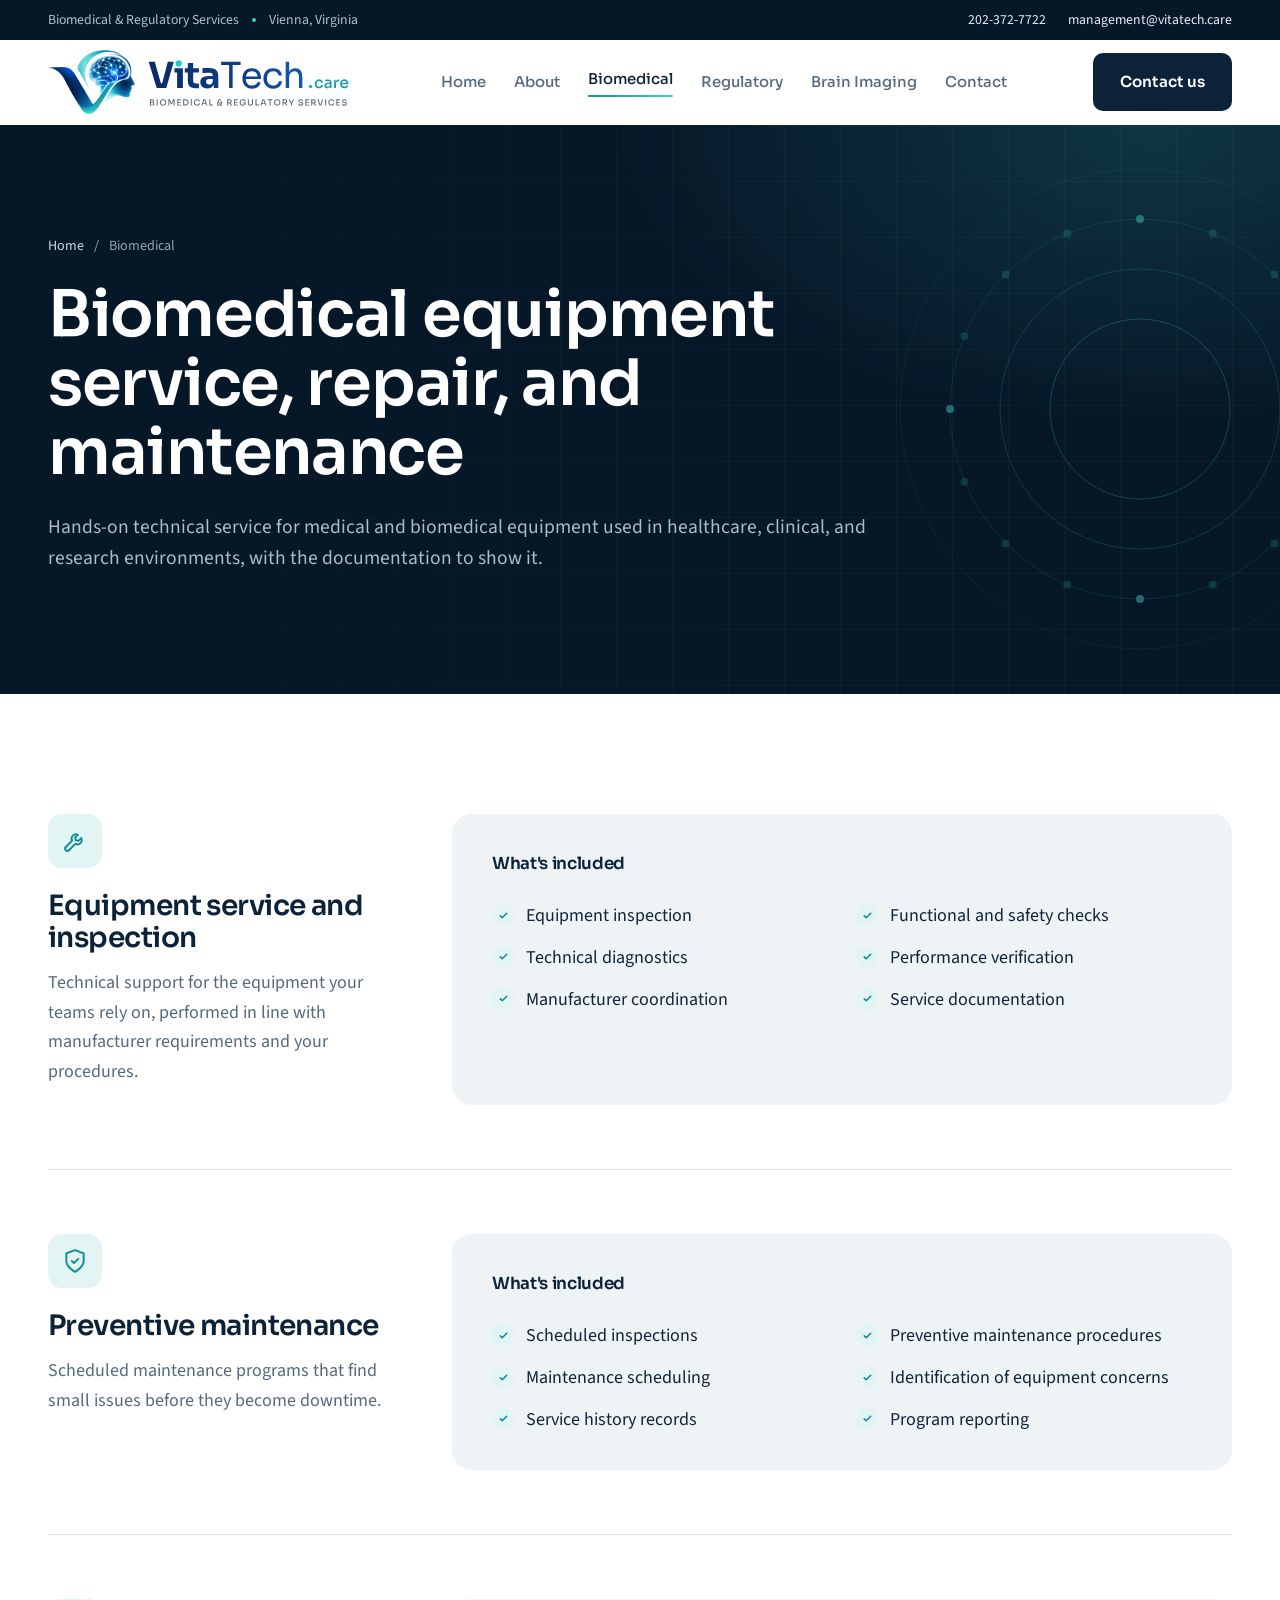
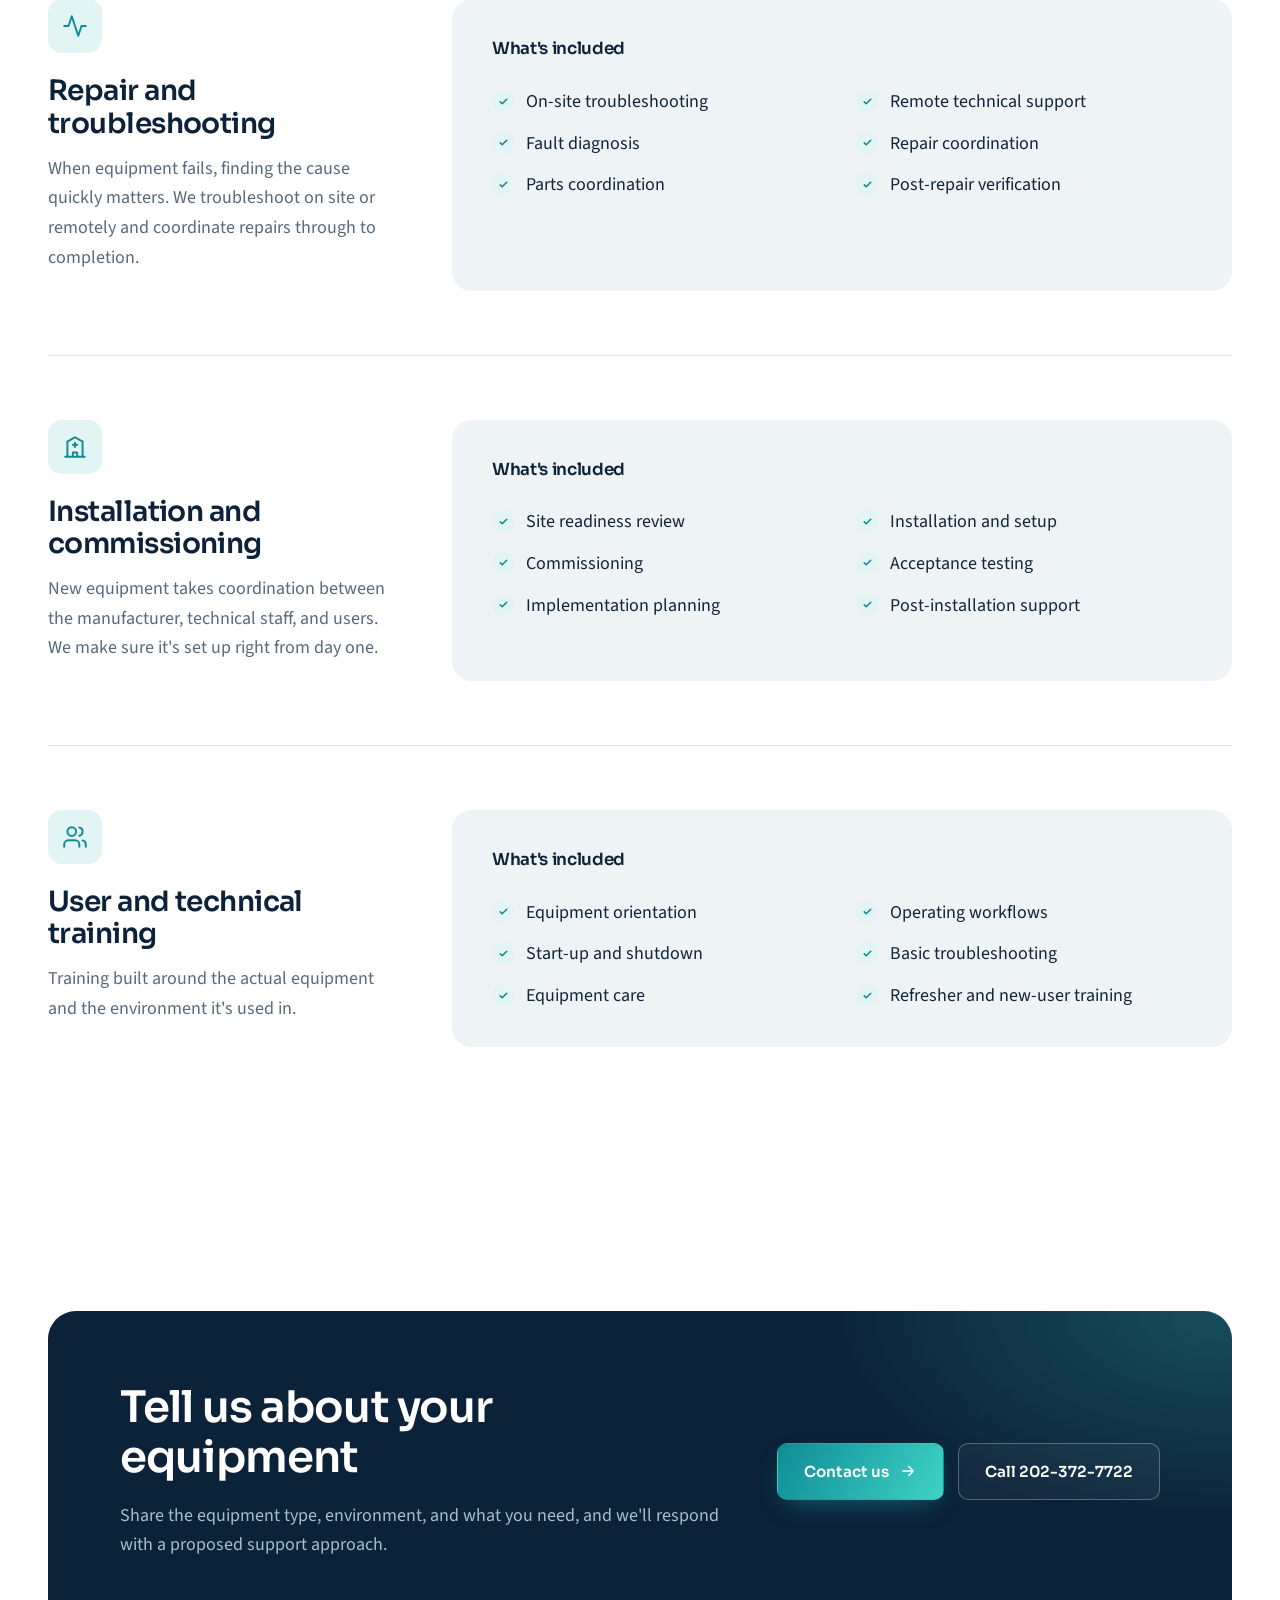
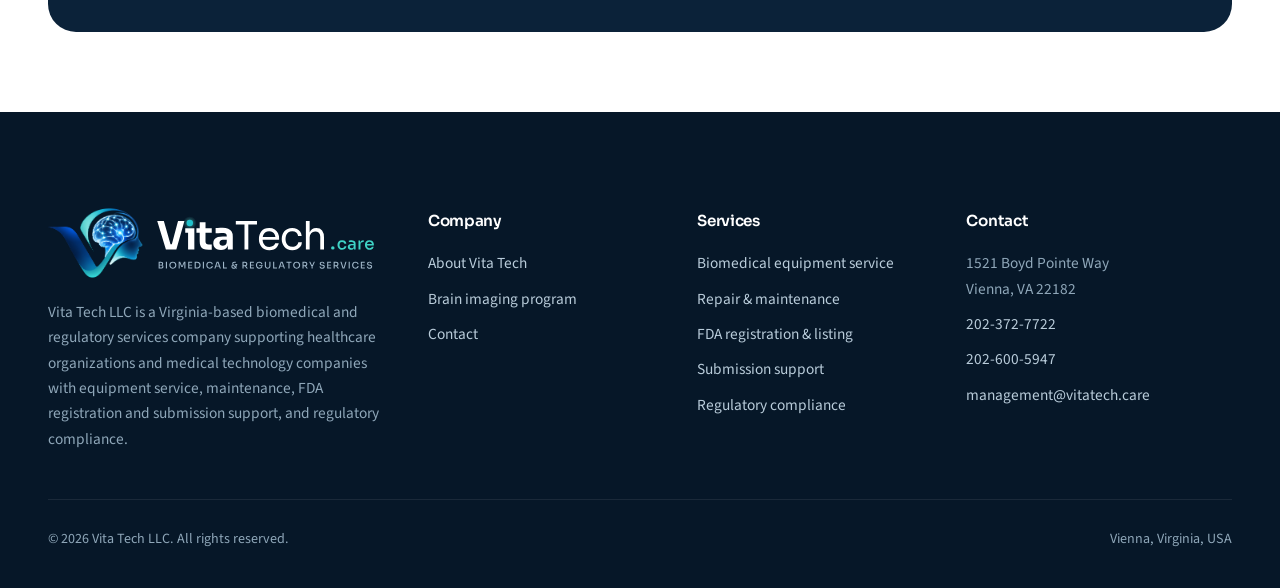
<file: biomedical.html>
<!DOCTYPE html>
<html lang="en">
<head>
<meta charset="utf-8">
<meta name="viewport" content="width=device-width, initial-scale=1">
<title>Biomedical Services | Equipment Service, Repair & Maintenance | Vita Tech</title>
<meta name="description" content="Biomedical equipment service, inspection, preventive maintenance, repair, installation, and performance verification for healthcare and medical technology organizations.">
<meta property="og:title" content="Biomedical Services | Equipment Service, Repair & Maintenance | Vita Tech">
<meta property="og:description" content="Biomedical equipment service, inspection, preventive maintenance, repair, installation, and performance verification for healthcare and medical technology organizations.">
<meta property="og:type" content="website">
<meta property="og:site_name" content="Vita Tech">
<meta property="og:image" content="https://vitatech.care/assets/og-image.png">
<meta property="og:image:width" content="1200">
<meta property="og:image:height" content="630">
<meta property="og:image:alt" content="VitaTech.care, Biomedical &amp; Regulatory Services">
<meta name="twitter:card" content="summary_large_image">
<meta name="twitter:title" content="Biomedical Services | Equipment Service, Repair & Maintenance | Vita Tech">
<meta name="twitter:description" content="Biomedical equipment service, inspection, preventive maintenance, repair, installation, and performance verification for healthcare and medical technology organizations.">
<meta name="twitter:image" content="https://vitatech.care/assets/og-image.png">
<meta name="theme-color" content="#061728">
<link rel="icon" href="/assets/favicon.png" type="image/png">
<link rel="apple-touch-icon" href="/assets/apple-touch-icon.png">
<link rel="preconnect" href="https://fonts.googleapis.com">
<link rel="preconnect" href="https://fonts.gstatic.com" crossorigin>
<link href="https://fonts.googleapis.com/css2?family=Sora:wght@300;400;500;600;700&family=Source+Sans+3:wght@400;500;600&display=swap" rel="stylesheet">
<link rel="stylesheet" href="/assets/styles.css">
</head>
<body>
<a class="skip-link" href="#main">Skip to content</a>
<div class="utility">
  <div class="container">
    <span>Biomedical &amp; Regulatory Services <span class="u-sep" aria-hidden="true"></span> Vienna, Virginia</span>
    <span class="u-right"><a href="tel:+12023727722">202-372-7722</a><a href="mailto:management@vitatech.care">management@vitatech.care</a></span>
  </div>
</div>
<header class="site-header">
  <div class="container">
    <a class="logo" href="/"><img src="/assets/logo.svg" alt="VitaTech.care, Biomedical &amp; Regulatory Services" width="230" height="48"></a>
    <nav class="main-nav" id="main-nav" aria-label="Main">
      <ul><li><a href="/">Home</a></li><li><a href="/about">About</a></li><li><a href="/biomedical" class="active" aria-current="page">Biomedical</a></li><li><a href="/regulatory">Regulatory</a></li><li><a href="/brain-imaging">Brain Imaging</a></li><li><a href="/contact">Contact</a></li></ul>
      <div class="nav-foot">
        <a class="btn btn-primary btn-block" href="/contact">Contact us</a>
        <div class="nav-contact">
          <a href="tel:+12023727722"><svg viewBox="0 0 24 24" fill="none" stroke="currentColor" stroke-width="1.8" stroke-linecap="round" stroke-linejoin="round" aria-hidden="true"><path d="M22 16.9v3a2 2 0 0 1-2.2 2 19.8 19.8 0 0 1-8.6-3.1 19.5 19.5 0 0 1-6-6A19.8 19.8 0 0 1 2.1 4.2 2 2 0 0 1 4.1 2h3a2 2 0 0 1 2 1.7c.1.9.4 1.8.7 2.7a2 2 0 0 1-.5 2.1L8 9.8a16 16 0 0 0 6 6l1.3-1.3a2 2 0 0 1 2.1-.4c.9.3 1.8.6 2.7.7a2 2 0 0 1 1.7 2z"/></svg><span>202-372-7722</span></a>
          <a href="mailto:management@vitatech.care"><svg viewBox="0 0 24 24" fill="none" stroke="currentColor" stroke-width="1.8" stroke-linecap="round" stroke-linejoin="round" aria-hidden="true"><rect x="2" y="4" width="20" height="16" rx="2"/><path d="M22 6l-10 7L2 6"/></svg><span>management@vitatech.care</span></a>
        </div>
      </div>
    </nav>
    <a class="btn btn-dark header-cta" href="/contact">Contact us</a>
    <button class="nav-toggle" aria-label="Open menu" aria-expanded="false" aria-controls="main-nav"><span></span></button>
  </div>
</header>
<main id="main">
<section class="page-hero">
  <svg class="rings" viewBox="0 0 520 520" aria-hidden="true"><circle cx="260" cy="260" r="90" fill="none" stroke="rgba(63,211,198,0.5)" stroke-width="1"/><circle cx="260" cy="260" r="140" fill="none" stroke="rgba(63,211,198,0.35)" stroke-width="1"/><circle cx="260" cy="260" r="190" fill="none" stroke="rgba(63,211,198,0.25)" stroke-width="1"/><circle cx="260" cy="260" r="240" fill="none" stroke="rgba(63,211,198,0.15)" stroke-width="1"/><circle cx="450.0" cy="260.0" r="4" fill="#3FD3C6" opacity="0.9"/><circle cx="435.5" cy="332.7" r="4" fill="#3FD3C6" opacity="0.35"/><circle cx="394.4" cy="394.4" r="4" fill="#3FD3C6" opacity="0.35"/><circle cx="332.7" cy="435.5" r="4" fill="#3FD3C6" opacity="0.35"/><circle cx="260.0" cy="450.0" r="4" fill="#3FD3C6" opacity="0.9"/><circle cx="187.3" cy="435.5" r="4" fill="#3FD3C6" opacity="0.35"/><circle cx="125.6" cy="394.4" r="4" fill="#3FD3C6" opacity="0.35"/><circle cx="84.5" cy="332.7" r="4" fill="#3FD3C6" opacity="0.35"/><circle cx="70.0" cy="260.0" r="4" fill="#3FD3C6" opacity="0.9"/><circle cx="84.5" cy="187.3" r="4" fill="#3FD3C6" opacity="0.35"/><circle cx="125.6" cy="125.6" r="4" fill="#3FD3C6" opacity="0.35"/><circle cx="187.3" cy="84.5" r="4" fill="#3FD3C6" opacity="0.35"/><circle cx="260.0" cy="70.0" r="4" fill="#3FD3C6" opacity="0.9"/><circle cx="332.7" cy="84.5" r="4" fill="#3FD3C6" opacity="0.35"/><circle cx="394.4" cy="125.6" r="4" fill="#3FD3C6" opacity="0.35"/><circle cx="435.5" cy="187.3" r="4" fill="#3FD3C6" opacity="0.35"/></svg>
  <div class="container">
    <div class="crumbs"><a href="/">Home</a><span aria-hidden="true">/</span><span>Biomedical</span></div>
    <h1>Biomedical equipment service, repair, and maintenance</h1>
    <p class="lead">Hands-on technical service for medical and biomedical equipment used in healthcare, clinical, and research environments, with the documentation to show it.</p>
  </div>
</section>

<section class="section">
  <div class="container">
    <div class="service" id="equipment-service">
  <div class="s-head"><span class="icon"><svg viewBox="0 0 24 24" fill="none" stroke="currentColor" stroke-width="1.8" stroke-linecap="round" stroke-linejoin="round" aria-hidden="true"><path d="M14.7 6.3a4 4 0 0 0-5.4 5.4L3.5 17.5a2.1 2.1 0 0 0 3 3l5.8-5.8a4 4 0 0 0 5.4-5.4l-2.6 2.6-2.4-.6-.6-2.4z"/></svg></span><h2 style="font-size:1.75rem">Equipment service and inspection</h2><p>Technical support for the equipment your teams rely on, performed in line with manufacturer requirements and your procedures.</p></div>
  <div class="s-body"><h4>What's included</h4><ul class="checklist two"><li>Equipment inspection</li><li>Functional and safety checks</li><li>Technical diagnostics</li><li>Performance verification</li><li>Manufacturer coordination</li><li>Service documentation</li></ul></div>
</div>
    <div class="service" id="maintenance">
  <div class="s-head"><span class="icon"><svg viewBox="0 0 24 24" fill="none" stroke="currentColor" stroke-width="1.8" stroke-linecap="round" stroke-linejoin="round" aria-hidden="true"><path d="M12 22s8-4 8-10V5l-8-3-8 3v7c0 6 8 10 8 10z"/><path d="M9 12l2 2 4-4"/></svg></span><h2 style="font-size:1.75rem">Preventive maintenance</h2><p>Scheduled maintenance programs that find small issues before they become downtime.</p></div>
  <div class="s-body"><h4>What's included</h4><ul class="checklist two"><li>Scheduled inspections</li><li>Preventive maintenance procedures</li><li>Maintenance scheduling</li><li>Identification of equipment concerns</li><li>Service history records</li><li>Program reporting</li></ul></div>
</div>
    <div class="service" id="repair">
  <div class="s-head"><span class="icon"><svg viewBox="0 0 24 24" fill="none" stroke="currentColor" stroke-width="1.8" stroke-linecap="round" stroke-linejoin="round" aria-hidden="true"><path d="M22 12h-4l-3 9L9 3l-3 9H2"/></svg></span><h2 style="font-size:1.75rem">Repair and troubleshooting</h2><p>When equipment fails, finding the cause quickly matters. We troubleshoot on site or remotely and coordinate repairs through to completion.</p></div>
  <div class="s-body"><h4>What's included</h4><ul class="checklist two"><li>On-site troubleshooting</li><li>Remote technical support</li><li>Fault diagnosis</li><li>Repair coordination</li><li>Parts coordination</li><li>Post-repair verification</li></ul></div>
</div>
    <div class="service" id="installation">
  <div class="s-head"><span class="icon"><svg viewBox="0 0 24 24" fill="none" stroke="currentColor" stroke-width="1.8" stroke-linecap="round" stroke-linejoin="round" aria-hidden="true"><path d="M3 21h18M5 21V7l7-4 7 4v14M10 21v-4h4v4M12 8v4M10 10h4"/></svg></span><h2 style="font-size:1.75rem">Installation and commissioning</h2><p>New equipment takes coordination between the manufacturer, technical staff, and users. We make sure it's set up right from day one.</p></div>
  <div class="s-body"><h4>What's included</h4><ul class="checklist two"><li>Site readiness review</li><li>Installation and setup</li><li>Commissioning</li><li>Acceptance testing</li><li>Implementation planning</li><li>Post-installation support</li></ul></div>
</div>
    <div class="service" id="training">
  <div class="s-head"><span class="icon"><svg viewBox="0 0 24 24" fill="none" stroke="currentColor" stroke-width="1.8" stroke-linecap="round" stroke-linejoin="round" aria-hidden="true"><path d="M16 21v-2a4 4 0 0 0-4-4H6a4 4 0 0 0-4 4v2"/><circle cx="9" cy="7" r="4"/><path d="M22 21v-2a4 4 0 0 0-3-3.87M16 3.13a4 4 0 0 1 0 7.75"/></svg></span><h2 style="font-size:1.75rem">User and technical training</h2><p>Training built around the actual equipment and the environment it's used in.</p></div>
  <div class="s-body"><h4>What's included</h4><ul class="checklist two"><li>Equipment orientation</li><li>Operating workflows</li><li>Start-up and shutdown</li><li>Basic troubleshooting</li><li>Equipment care</li><li>Refresher and new-user training</li></ul></div>
</div>
  </div>
</section>
<section class="section-sm">
  <div class="container">
    <div class="cta-band">
      <div><h2>Tell us about your equipment</h2><p>Share the equipment type, environment, and what you need, and we'll respond with a proposed support approach.</p></div>
      <div class="btn-row"><a class="btn btn-primary" href="/contact">Contact us <svg viewBox="0 0 24 24" fill="none" stroke="currentColor" stroke-width="2" stroke-linecap="round" stroke-linejoin="round" aria-hidden="true"><path d="M5 12h14M13 6l6 6-6 6"/></svg></a><a class="btn btn-ghost-light" href="tel:+12023727722">Call 202-372-7722</a></div>
    </div>
  </div>
</section>
</main>
<footer class="site-footer">
  <div class="container">
    <div class="footer-top">
      <div>
        <a class="logo" href="/"><img src="/assets/logo-dark.svg" alt="VitaTech.care, Biomedical &amp; Regulatory Services" width="230" height="48"></a>
        <p>Vita Tech LLC is a Virginia-based biomedical and regulatory services company supporting healthcare organizations and medical technology companies with equipment service, maintenance, FDA registration and submission support, and regulatory compliance.</p>
      </div>
      <div>
        <h4>Company</h4>
        <ul>
          <li><a href="/about">About Vita Tech</a></li>
          <li><a href="/brain-imaging">Brain imaging program</a></li>
          <li><a href="/contact">Contact</a></li>
        </ul>
      </div>
      <div>
        <h4>Services</h4>
        <ul>
          <li><a href="/biomedical#equipment-service">Biomedical equipment service</a></li>
          <li><a href="/biomedical#repair">Repair &amp; maintenance</a></li>
          <li><a href="/regulatory#registration">FDA registration &amp; listing</a></li>
          <li><a href="/regulatory#submissions">Submission support</a></li>
          <li><a href="/regulatory#compliance">Regulatory compliance</a></li>
        </ul>
      </div>
      <div>
        <h4>Contact</h4>
        <ul>
          <li>1521 Boyd Pointe Way<br>Vienna, VA 22182</li>
          <li><a href="tel:+12023727722">202-372-7722</a></li>
          <li><a href="tel:+12026005947">202-600-5947</a></li>
          <li><a href="mailto:management@vitatech.care">management@vitatech.care</a></li>
        </ul>
      </div>
    </div>
    <div class="footer-bottom">
      <span>&copy; <span data-year>2026</span> Vita Tech LLC. All rights reserved.</span>
      <span>Vienna, Virginia, USA</span>
    </div>
  </div>
</footer>
<script src="/assets/main.js"></script>
</body>
</html>
</file>
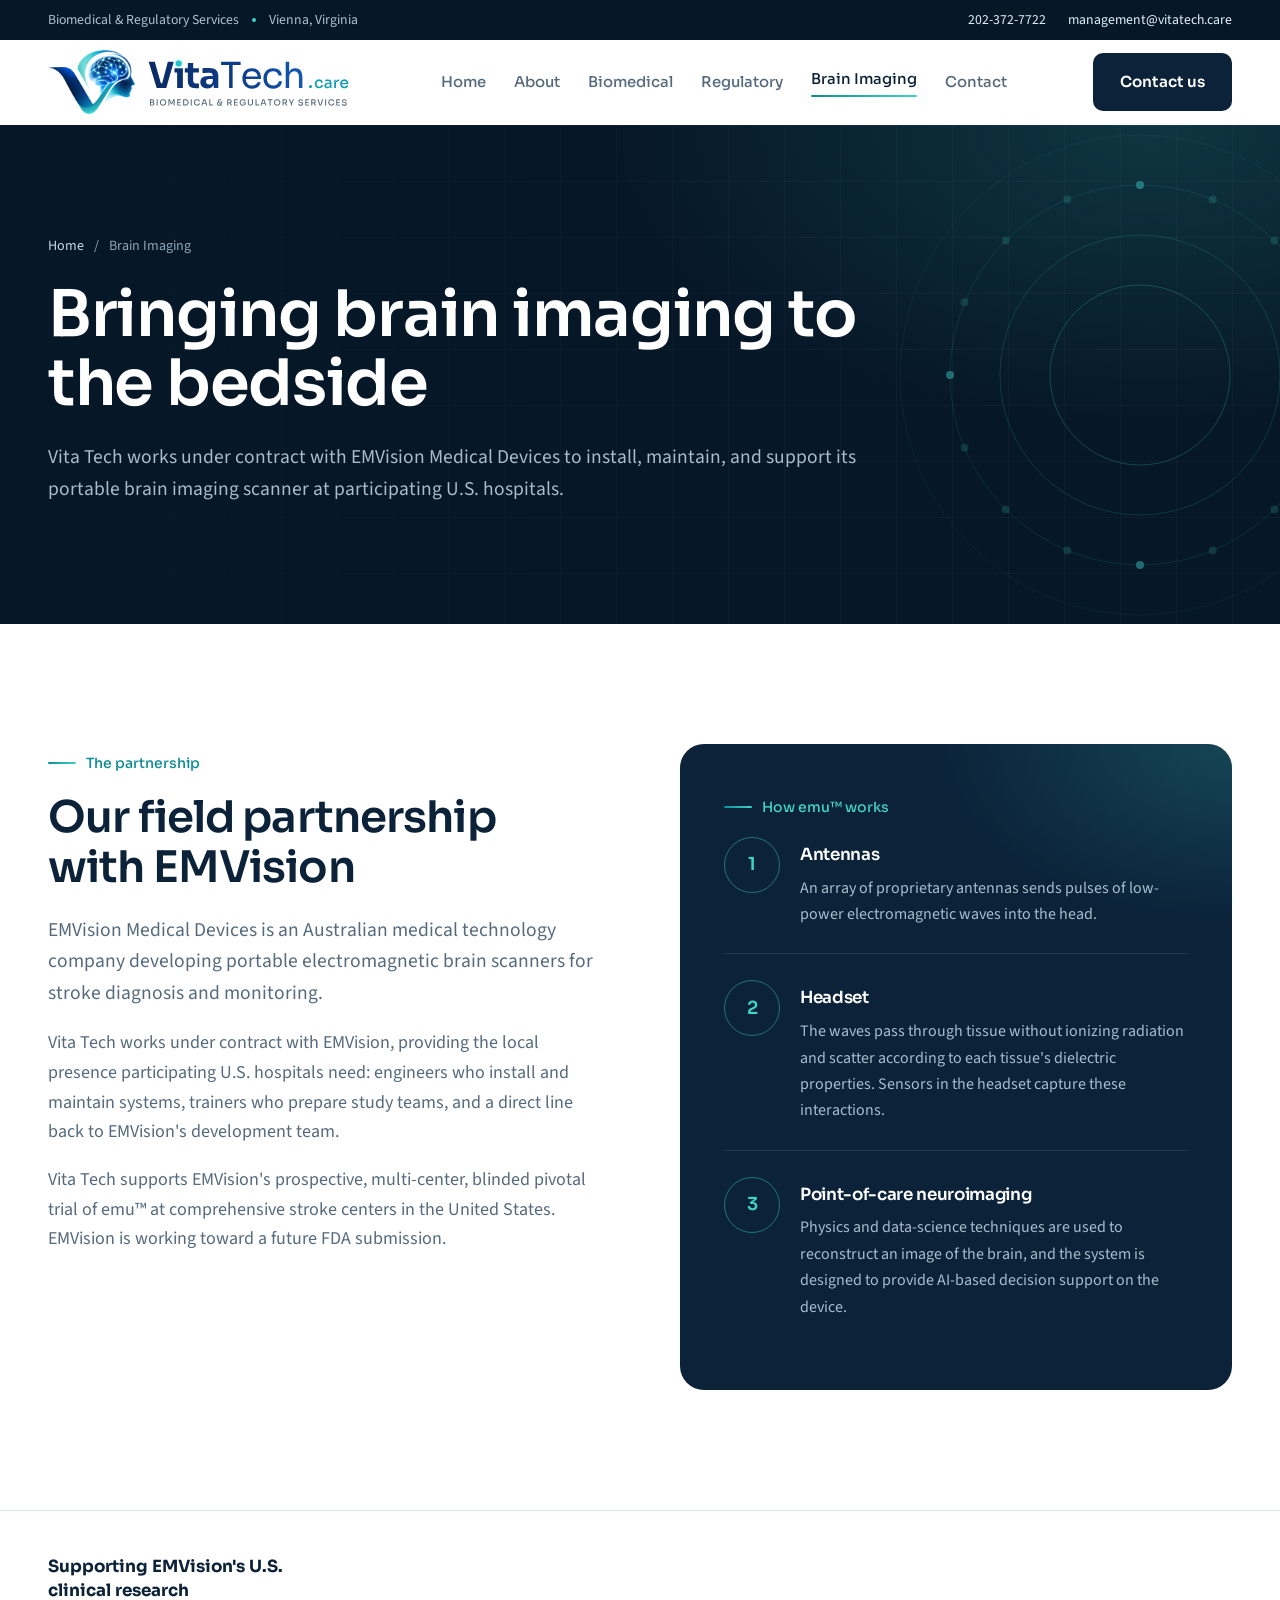
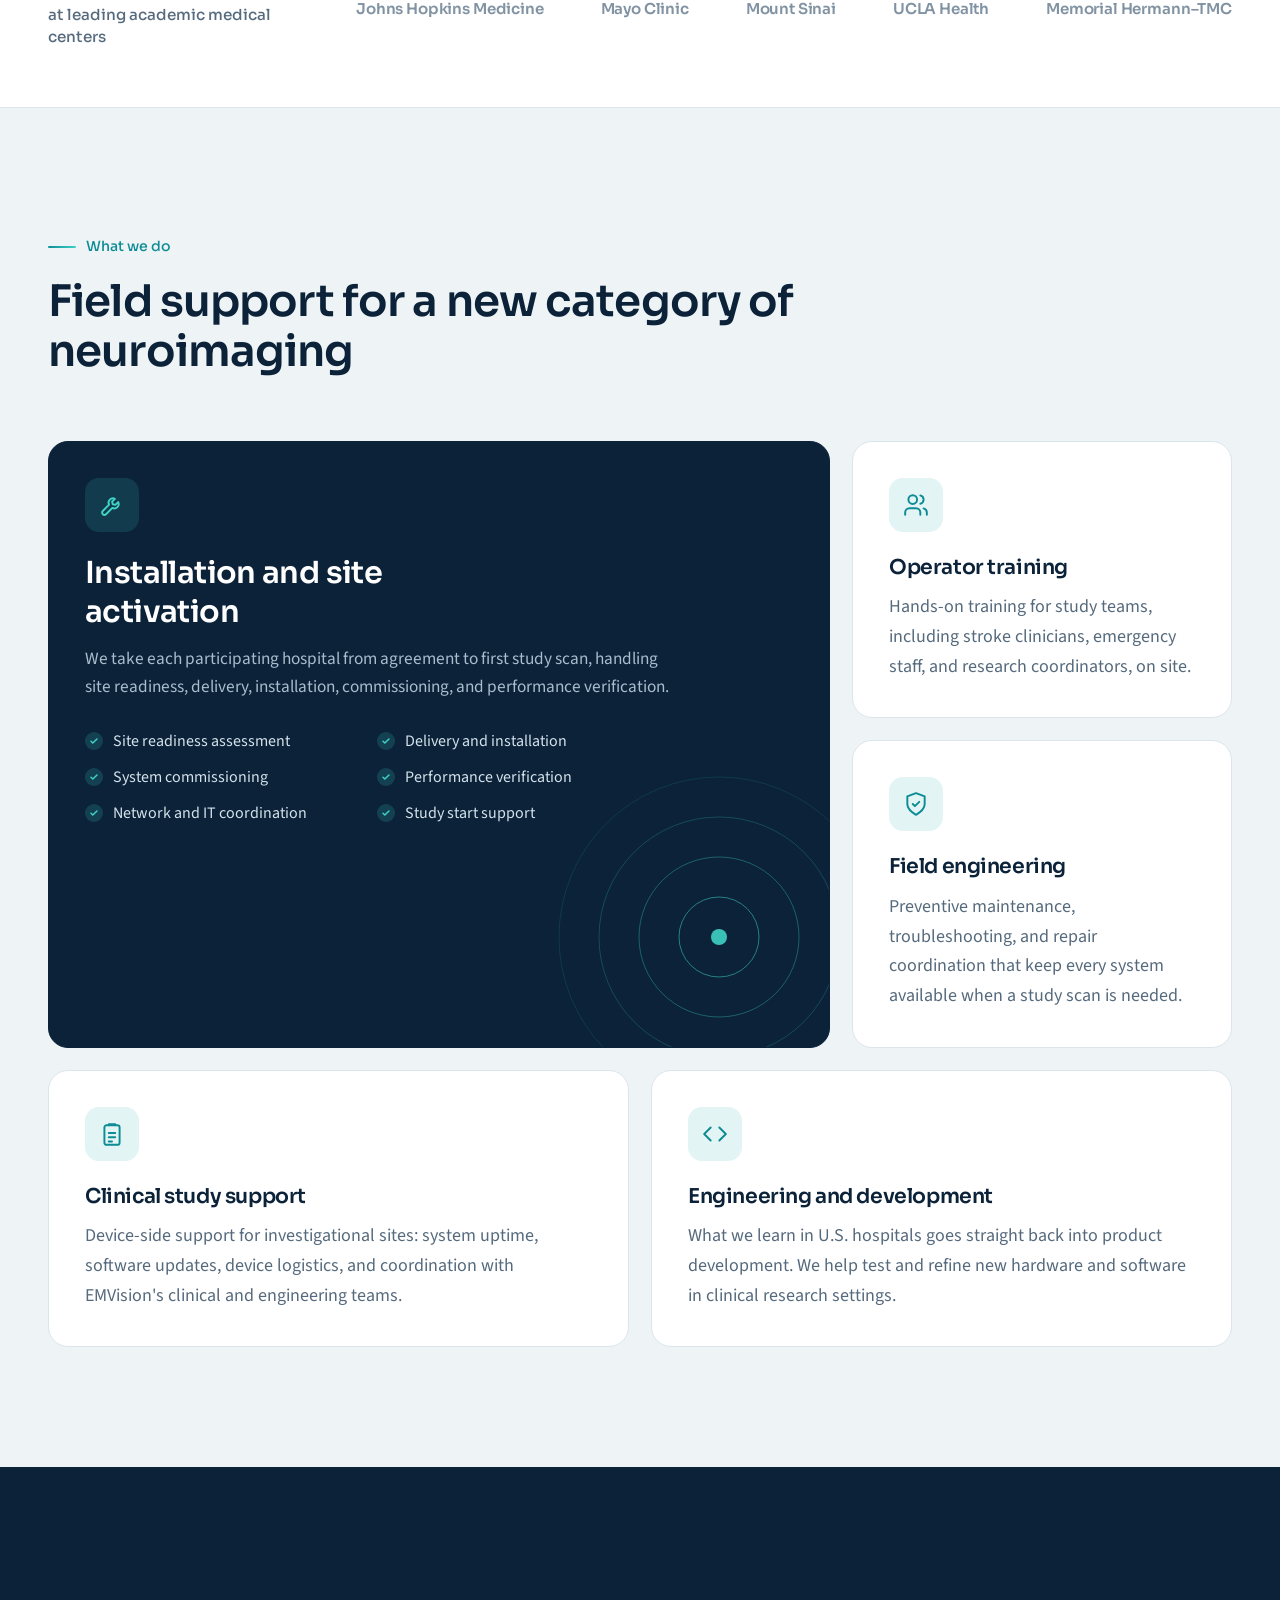
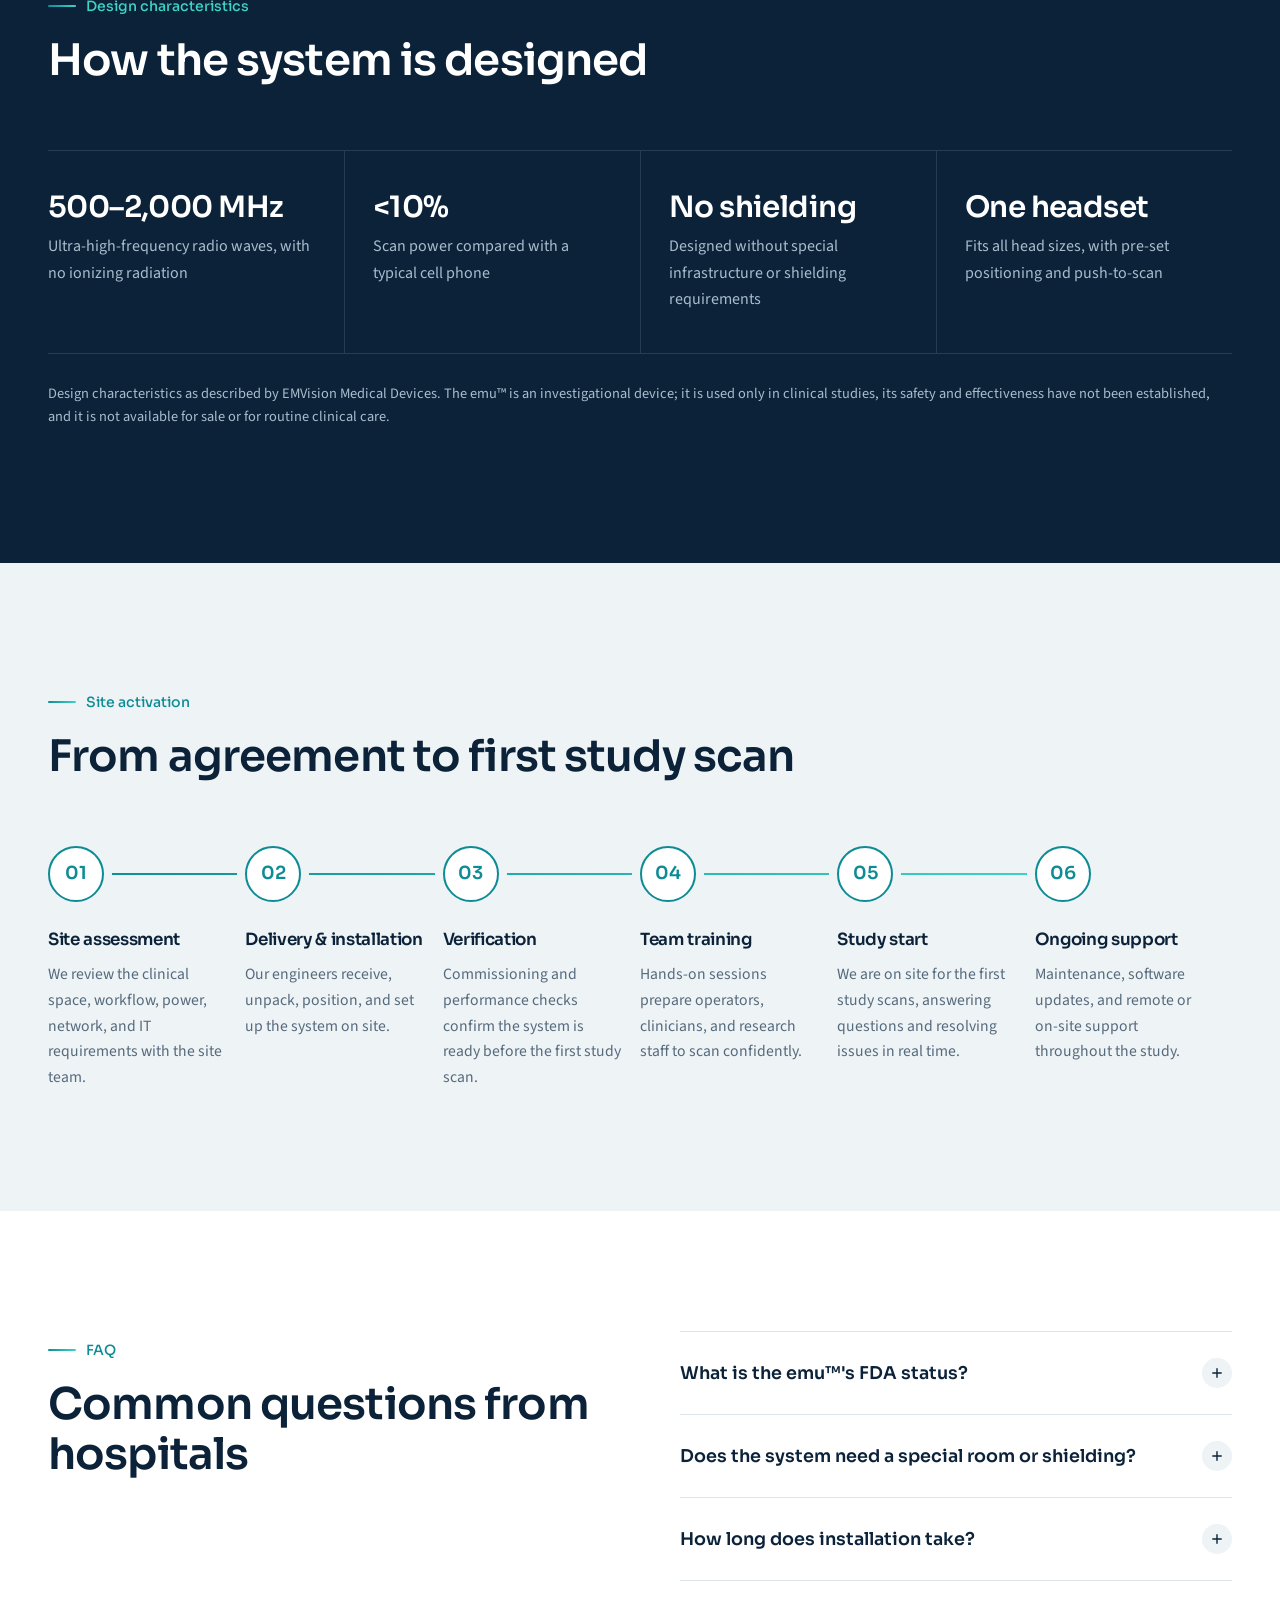
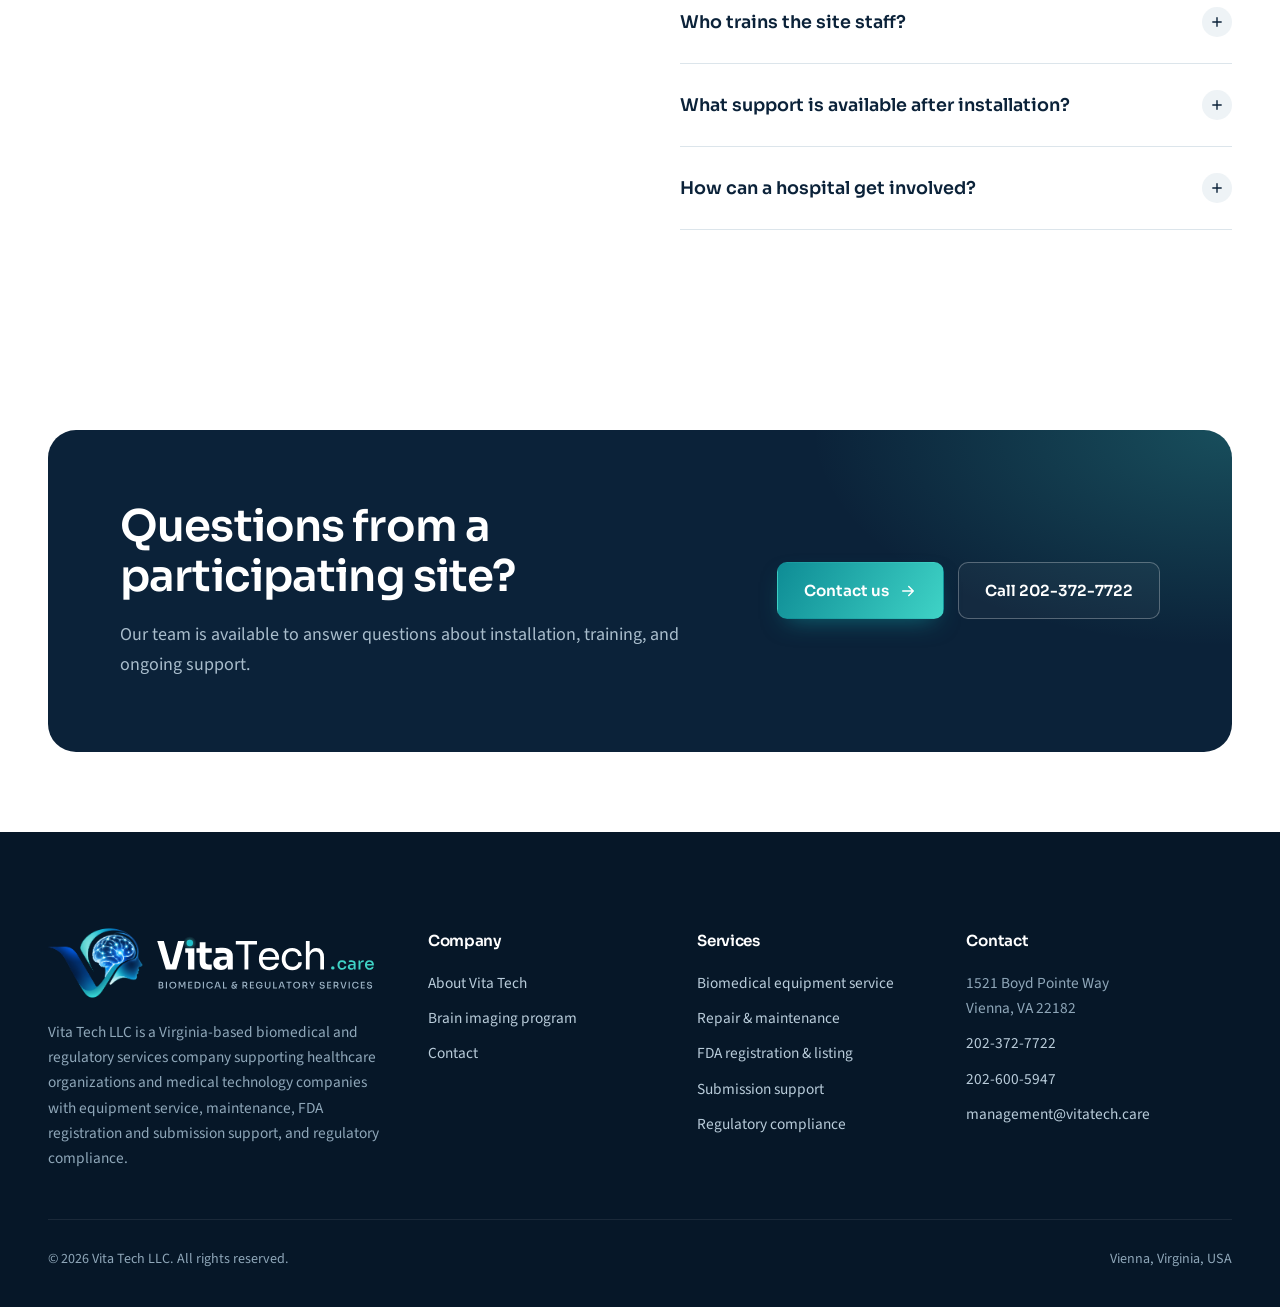
<file: brain-imaging.html>
<!DOCTYPE html>
<html lang="en">
<head>
<meta charset="utf-8">
<meta name="viewport" content="width=device-width, initial-scale=1">
<title>Brain Imaging Program | Clinical Field Support | Vita Tech</title>
<meta name="description" content="Vita Tech supports EMVision's investigational portable brain imaging technology in U.S. clinical research, from installation and training to field engineering.">
<meta property="og:title" content="Brain Imaging Program | Clinical Field Support | Vita Tech">
<meta property="og:description" content="Vita Tech supports EMVision's investigational portable brain imaging technology in U.S. clinical research, from installation and training to field engineering.">
<meta property="og:type" content="website">
<meta property="og:site_name" content="Vita Tech">
<meta property="og:image" content="https://vitatech.care/assets/og-image.png">
<meta property="og:image:width" content="1200">
<meta property="og:image:height" content="630">
<meta property="og:image:alt" content="VitaTech.care, Biomedical &amp; Regulatory Services">
<meta name="twitter:card" content="summary_large_image">
<meta name="twitter:title" content="Brain Imaging Program | Clinical Field Support | Vita Tech">
<meta name="twitter:description" content="Vita Tech supports EMVision's investigational portable brain imaging technology in U.S. clinical research, from installation and training to field engineering.">
<meta name="twitter:image" content="https://vitatech.care/assets/og-image.png">
<meta name="theme-color" content="#061728">
<link rel="icon" href="/assets/favicon.png" type="image/png">
<link rel="apple-touch-icon" href="/assets/apple-touch-icon.png">
<link rel="preconnect" href="https://fonts.googleapis.com">
<link rel="preconnect" href="https://fonts.gstatic.com" crossorigin>
<link href="https://fonts.googleapis.com/css2?family=Sora:wght@300;400;500;600;700&family=Source+Sans+3:wght@400;500;600&display=swap" rel="stylesheet">
<link rel="stylesheet" href="/assets/styles.css">
</head>
<body>
<a class="skip-link" href="#main">Skip to content</a>
<div class="utility">
  <div class="container">
    <span>Biomedical &amp; Regulatory Services <span class="u-sep" aria-hidden="true"></span> Vienna, Virginia</span>
    <span class="u-right"><a href="tel:+12023727722">202-372-7722</a><a href="mailto:management@vitatech.care">management@vitatech.care</a></span>
  </div>
</div>
<header class="site-header">
  <div class="container">
    <a class="logo" href="/"><img src="/assets/logo.svg" alt="VitaTech.care, Biomedical &amp; Regulatory Services" width="230" height="48"></a>
    <nav class="main-nav" id="main-nav" aria-label="Main">
      <ul><li><a href="/">Home</a></li><li><a href="/about">About</a></li><li><a href="/biomedical">Biomedical</a></li><li><a href="/regulatory">Regulatory</a></li><li><a href="/brain-imaging" class="active" aria-current="page">Brain Imaging</a></li><li><a href="/contact">Contact</a></li></ul>
      <div class="nav-foot">
        <a class="btn btn-primary btn-block" href="/contact">Contact us</a>
        <div class="nav-contact">
          <a href="tel:+12023727722"><svg viewBox="0 0 24 24" fill="none" stroke="currentColor" stroke-width="1.8" stroke-linecap="round" stroke-linejoin="round" aria-hidden="true"><path d="M22 16.9v3a2 2 0 0 1-2.2 2 19.8 19.8 0 0 1-8.6-3.1 19.5 19.5 0 0 1-6-6A19.8 19.8 0 0 1 2.1 4.2 2 2 0 0 1 4.1 2h3a2 2 0 0 1 2 1.7c.1.9.4 1.8.7 2.7a2 2 0 0 1-.5 2.1L8 9.8a16 16 0 0 0 6 6l1.3-1.3a2 2 0 0 1 2.1-.4c.9.3 1.8.6 2.7.7a2 2 0 0 1 1.7 2z"/></svg><span>202-372-7722</span></a>
          <a href="mailto:management@vitatech.care"><svg viewBox="0 0 24 24" fill="none" stroke="currentColor" stroke-width="1.8" stroke-linecap="round" stroke-linejoin="round" aria-hidden="true"><rect x="2" y="4" width="20" height="16" rx="2"/><path d="M22 6l-10 7L2 6"/></svg><span>management@vitatech.care</span></a>
        </div>
      </div>
    </nav>
    <a class="btn btn-dark header-cta" href="/contact">Contact us</a>
    <button class="nav-toggle" aria-label="Open menu" aria-expanded="false" aria-controls="main-nav"><span></span></button>
  </div>
</header>
<main id="main">
<section class="page-hero">
  <svg class="rings" viewBox="0 0 520 520" aria-hidden="true"><circle cx="260" cy="260" r="90" fill="none" stroke="rgba(63,211,198,0.5)" stroke-width="1"/><circle cx="260" cy="260" r="140" fill="none" stroke="rgba(63,211,198,0.35)" stroke-width="1"/><circle cx="260" cy="260" r="190" fill="none" stroke="rgba(63,211,198,0.25)" stroke-width="1"/><circle cx="260" cy="260" r="240" fill="none" stroke="rgba(63,211,198,0.15)" stroke-width="1"/><circle cx="450.0" cy="260.0" r="4" fill="#3FD3C6" opacity="0.9"/><circle cx="435.5" cy="332.7" r="4" fill="#3FD3C6" opacity="0.35"/><circle cx="394.4" cy="394.4" r="4" fill="#3FD3C6" opacity="0.35"/><circle cx="332.7" cy="435.5" r="4" fill="#3FD3C6" opacity="0.35"/><circle cx="260.0" cy="450.0" r="4" fill="#3FD3C6" opacity="0.9"/><circle cx="187.3" cy="435.5" r="4" fill="#3FD3C6" opacity="0.35"/><circle cx="125.6" cy="394.4" r="4" fill="#3FD3C6" opacity="0.35"/><circle cx="84.5" cy="332.7" r="4" fill="#3FD3C6" opacity="0.35"/><circle cx="70.0" cy="260.0" r="4" fill="#3FD3C6" opacity="0.9"/><circle cx="84.5" cy="187.3" r="4" fill="#3FD3C6" opacity="0.35"/><circle cx="125.6" cy="125.6" r="4" fill="#3FD3C6" opacity="0.35"/><circle cx="187.3" cy="84.5" r="4" fill="#3FD3C6" opacity="0.35"/><circle cx="260.0" cy="70.0" r="4" fill="#3FD3C6" opacity="0.9"/><circle cx="332.7" cy="84.5" r="4" fill="#3FD3C6" opacity="0.35"/><circle cx="394.4" cy="125.6" r="4" fill="#3FD3C6" opacity="0.35"/><circle cx="435.5" cy="187.3" r="4" fill="#3FD3C6" opacity="0.35"/></svg>
  <div class="container">
    <div class="crumbs"><a href="/">Home</a><span aria-hidden="true">/</span><span>Brain Imaging</span></div>
    <h1>Bringing brain imaging to the bedside</h1>
    <p class="lead">Vita Tech works under contract with EMVision Medical Devices to install, maintain, and support its portable brain imaging scanner at participating U.S. hospitals.</p>
  </div>
</section>

<section class="section">
  <div class="container split top">
    <div>
      <span class="kicker">The partnership</span>
      <h2>Our field partnership with EMVision</h2>
      <p class="lead" style="margin-top:22px">EMVision Medical Devices is an Australian medical technology company developing portable electromagnetic brain scanners for stroke diagnosis and monitoring.</p>
      <p class="muted">Vita Tech works under contract with EMVision, providing the local presence participating U.S. hospitals need: engineers who install and maintain systems, trainers who prepare study teams, and a direct line back to EMVision's development team.</p>
      <p class="muted">Vita Tech supports EMVision's prospective, multi-center, blinded pivotal trial of emu&trade; at comprehensive stroke centers in the United States. EMVision is working toward a future FDA submission.</p>
    </div>
    <div class="panel on-dark">
      <span class="kicker">How emu&trade; works</span>
      <ol class="flow">
  <li><span class="n">1</span><div><h4>Antennas</h4><p>An array of proprietary antennas sends pulses of low-power electromagnetic waves into the head.</p></div></li>
  <li><span class="n">2</span><div><h4>Headset</h4><p>The waves pass through tissue without ionizing radiation and scatter according to each tissue's dielectric properties. Sensors in the headset capture these interactions.</p></div></li>
  <li><span class="n">3</span><div><h4>Point-of-care neuroimaging</h4><p>Physics and data-science techniques are used to reconstruct an image of the brain, and the system is designed to provide AI-based decision support on the device.</p></div></li>
</ol>
    </div>
  </div>
</section>

<section class="affil" aria-label="U.S. clinical sites" style="border-top:1px solid var(--line)">
  <div class="container">
    <p class="affil-lead"><strong>Supporting EMVision's U.S. clinical research</strong>at leading academic medical centers</p>
    <div class="sites">
      <span>Johns Hopkins Medicine</span><span>Mayo Clinic</span><span>Mount Sinai</span><span>UCLA Health</span><span>Memorial Hermann&ndash;TMC</span>
    </div>
  </div>
</section>

<section class="section bg-mist">
  <div class="container">
    <div class="section-head">
      <span class="kicker">What we do</span>
      <h2>Field support for a new category of neuroimaging</h2>
    </div>
    <div class="bento">
      <article class="tile tile-lg">
        <svg class="tile-art" viewBox="0 0 340 340" aria-hidden="true"><circle cx="170" cy="170" r="40" fill="none" stroke="rgba(63,211,198,0.6)"/><circle cx="170" cy="170" r="80" fill="none" stroke="rgba(63,211,198,0.4)"/><circle cx="170" cy="170" r="120" fill="none" stroke="rgba(63,211,198,0.25)"/><circle cx="170" cy="170" r="160" fill="none" stroke="rgba(63,211,198,0.14)"/><circle cx="170" cy="170" r="8" fill="#3FD3C6"/></svg>
        <span class="icon"><svg viewBox="0 0 24 24" fill="none" stroke="currentColor" stroke-width="1.8" stroke-linecap="round" stroke-linejoin="round" aria-hidden="true"><path d="M14.7 6.3a4 4 0 0 0-5.4 5.4L3.5 17.5a2.1 2.1 0 0 0 3 3l5.8-5.8a4 4 0 0 0 5.4-5.4l-2.6 2.6-2.4-.6-.6-2.4z"/></svg></span>
        <h3>Installation and site activation</h3>
        <p>We take each participating hospital from agreement to first study scan, handling site readiness, delivery, installation, commissioning, and performance verification.</p>
        <ul class="check-inline">
          <li>Site readiness assessment</li><li>Delivery and installation</li>
          <li>System commissioning</li><li>Performance verification</li>
          <li>Network and IT coordination</li><li>Study start support</li>
        </ul>
      </article>
      <article class="tile tile-md">
        <span class="icon"><svg viewBox="0 0 24 24" fill="none" stroke="currentColor" stroke-width="1.8" stroke-linecap="round" stroke-linejoin="round" aria-hidden="true"><path d="M16 21v-2a4 4 0 0 0-4-4H6a4 4 0 0 0-4 4v2"/><circle cx="9" cy="7" r="4"/><path d="M22 21v-2a4 4 0 0 0-3-3.87M16 3.13a4 4 0 0 1 0 7.75"/></svg></span>
        <h3>Operator training</h3>
        <p>Hands-on training for study teams, including stroke clinicians, emergency staff, and research coordinators, on site.</p>
      </article>
      <article class="tile tile-md">
        <span class="icon"><svg viewBox="0 0 24 24" fill="none" stroke="currentColor" stroke-width="1.8" stroke-linecap="round" stroke-linejoin="round" aria-hidden="true"><path d="M12 22s8-4 8-10V5l-8-3-8 3v7c0 6 8 10 8 10z"/><path d="M9 12l2 2 4-4"/></svg></span>
        <h3>Field engineering</h3>
        <p>Preventive maintenance, troubleshooting, and repair coordination that keep every system available when a study scan is needed.</p>
      </article>
      <article class="tile tile-half">
        <span class="icon"><svg viewBox="0 0 24 24" fill="none" stroke="currentColor" stroke-width="1.8" stroke-linecap="round" stroke-linejoin="round" aria-hidden="true"><rect x="5" y="4" width="14" height="18" rx="2"/><path d="M9 4V3h6v1M9 11h6M9 15h6M9 19h3"/></svg></span>
        <h3>Clinical study support</h3>
        <p>Device-side support for investigational sites: system uptime, software updates, device logistics, and coordination with EMVision's clinical and engineering teams.</p>
      </article>
      <article class="tile tile-half">
        <span class="icon"><svg viewBox="0 0 24 24" fill="none" stroke="currentColor" stroke-width="1.8" stroke-linecap="round" stroke-linejoin="round" aria-hidden="true"><path d="M16 18l6-6-6-6M8 6l-6 6 6 6"/></svg></span>
        <h3>Engineering and development</h3>
        <p>What we learn in U.S. hospitals goes straight back into product development. We help test and refine new hardware and software in clinical research settings.</p>
      </article>
    </div>
  </div>
</section>

<section class="section on-dark">
  <div class="container">
    <div class="section-head">
      <span class="kicker">Design characteristics</span>
      <h2>How the system is designed</h2>
    </div>
    <div class="facts">
      <div class="fact"><strong>500&ndash;2,000 MHz</strong><span>Ultra-high-frequency radio waves, with no ionizing radiation</span></div>
      <div class="fact"><strong>&lt;10%</strong><span>Scan power compared with a typical cell phone</span></div>
      <div class="fact"><strong>No shielding</strong><span>Designed without special infrastructure or shielding requirements</span></div>
      <div class="fact"><strong>One headset</strong><span>Fits all head sizes, with pre-set positioning and push-to-scan</span></div>
    </div>
    <p class="muted" style="margin-top:28px;font-size:.9rem">Design characteristics as described by EMVision Medical Devices. The emu&trade; is an investigational device; it is used only in clinical studies, its safety and effectiveness have not been established, and it is not available for sale or for routine clinical care.</p>
  </div>
</section>

<section class="section bg-mist">
  <div class="container">
    <div class="section-head">
      <span class="kicker">Site activation</span>
      <h2>From agreement to first study scan</h2>
    </div>
    <ol class="timeline">
  <li><span class="node"></span><h4>Site assessment</h4><p>We review the clinical space, workflow, power, network, and IT requirements with the site team.</p></li>
  <li><span class="node"></span><h4>Delivery &amp; installation</h4><p>Our engineers receive, unpack, position, and set up the system on site.</p></li>
  <li><span class="node"></span><h4>Verification</h4><p>Commissioning and performance checks confirm the system is ready before the first study scan.</p></li>
  <li><span class="node"></span><h4>Team training</h4><p>Hands-on sessions prepare operators, clinicians, and research staff to scan confidently.</p></li>
  <li><span class="node"></span><h4>Study start</h4><p>We are on site for the first study scans, answering questions and resolving issues in real time.</p></li>
  <li><span class="node"></span><h4>Ongoing support</h4><p>Maintenance, software updates, and remote or on-site support throughout the study.</p></li>
</ol>
  </div>
</section>

<section class="section">
  <div class="container split top">
    <div>
      <span class="kicker">FAQ</span>
      <h2>Common questions from hospitals</h2>
    </div>
    <div class="faq"><details><summary>What is the emu&trade;'s FDA status?</summary><div class="answer">emu&trade; is an investigational device currently in clinical trials. It is being used in clinical studies at participating hospitals and, as a device still in development, is not yet FDA cleared and is not available for sale or for routine clinical care. EMVision is working toward a future FDA submission.</div></details><details><summary>Does the system need a special room or shielding?</summary><div class="answer">According to EMVision, emu&trade; has no ionizing radiation and no ferromagnetism, and needs no special infrastructure or shielding. It is portable and can be stored and moved much like a cart ultrasound.</div></details><details><summary>How long does installation take?</summary><div class="answer">It depends on the site, workflow, and IT requirements. We agree on a schedule with the site team during the assessment so there are no surprises on installation day.</div></details><details><summary>Who trains the site staff?</summary><div class="answer">Vita Tech does. We provide hands-on operator training on site, followed by new-staff onboarding and refresher sessions as teams change.</div></details><details><summary>What support is available after installation?</summary><div class="answer">Preventive maintenance, software updates, remote support, and on-site service, coordinated with EMVision's engineering team when needed.</div></details><details><summary>How can a hospital get involved?</summary><div class="answer">Participation in EMVision's clinical research is determined by EMVision and its study teams. Contact us and we'll connect you with the right people to discuss next steps.</div></details></div>
  </div>
</section>
<section class="section-sm">
  <div class="container">
    <div class="cta-band">
      <div><h2>Questions from a participating site?</h2><p>Our team is available to answer questions about installation, training, and ongoing support.</p></div>
      <div class="btn-row"><a class="btn btn-primary" href="/contact">Contact us <svg viewBox="0 0 24 24" fill="none" stroke="currentColor" stroke-width="2" stroke-linecap="round" stroke-linejoin="round" aria-hidden="true"><path d="M5 12h14M13 6l6 6-6 6"/></svg></a><a class="btn btn-ghost-light" href="tel:+12023727722">Call 202-372-7722</a></div>
    </div>
  </div>
</section>
</main>
<footer class="site-footer">
  <div class="container">
    <div class="footer-top">
      <div>
        <a class="logo" href="/"><img src="/assets/logo-dark.svg" alt="VitaTech.care, Biomedical &amp; Regulatory Services" width="230" height="48"></a>
        <p>Vita Tech LLC is a Virginia-based biomedical and regulatory services company supporting healthcare organizations and medical technology companies with equipment service, maintenance, FDA registration and submission support, and regulatory compliance.</p>
      </div>
      <div>
        <h4>Company</h4>
        <ul>
          <li><a href="/about">About Vita Tech</a></li>
          <li><a href="/brain-imaging">Brain imaging program</a></li>
          <li><a href="/contact">Contact</a></li>
        </ul>
      </div>
      <div>
        <h4>Services</h4>
        <ul>
          <li><a href="/biomedical#equipment-service">Biomedical equipment service</a></li>
          <li><a href="/biomedical#repair">Repair &amp; maintenance</a></li>
          <li><a href="/regulatory#registration">FDA registration &amp; listing</a></li>
          <li><a href="/regulatory#submissions">Submission support</a></li>
          <li><a href="/regulatory#compliance">Regulatory compliance</a></li>
        </ul>
      </div>
      <div>
        <h4>Contact</h4>
        <ul>
          <li>1521 Boyd Pointe Way<br>Vienna, VA 22182</li>
          <li><a href="tel:+12023727722">202-372-7722</a></li>
          <li><a href="tel:+12026005947">202-600-5947</a></li>
          <li><a href="mailto:management@vitatech.care">management@vitatech.care</a></li>
        </ul>
      </div>
    </div>
    <div class="footer-bottom">
      <span>&copy; <span data-year>2026</span> Vita Tech LLC. All rights reserved.</span>
      <span>Vienna, Virginia, USA</span>
    </div>
  </div>
</footer>
<script src="/assets/main.js"></script>
</body>
</html>
</file>
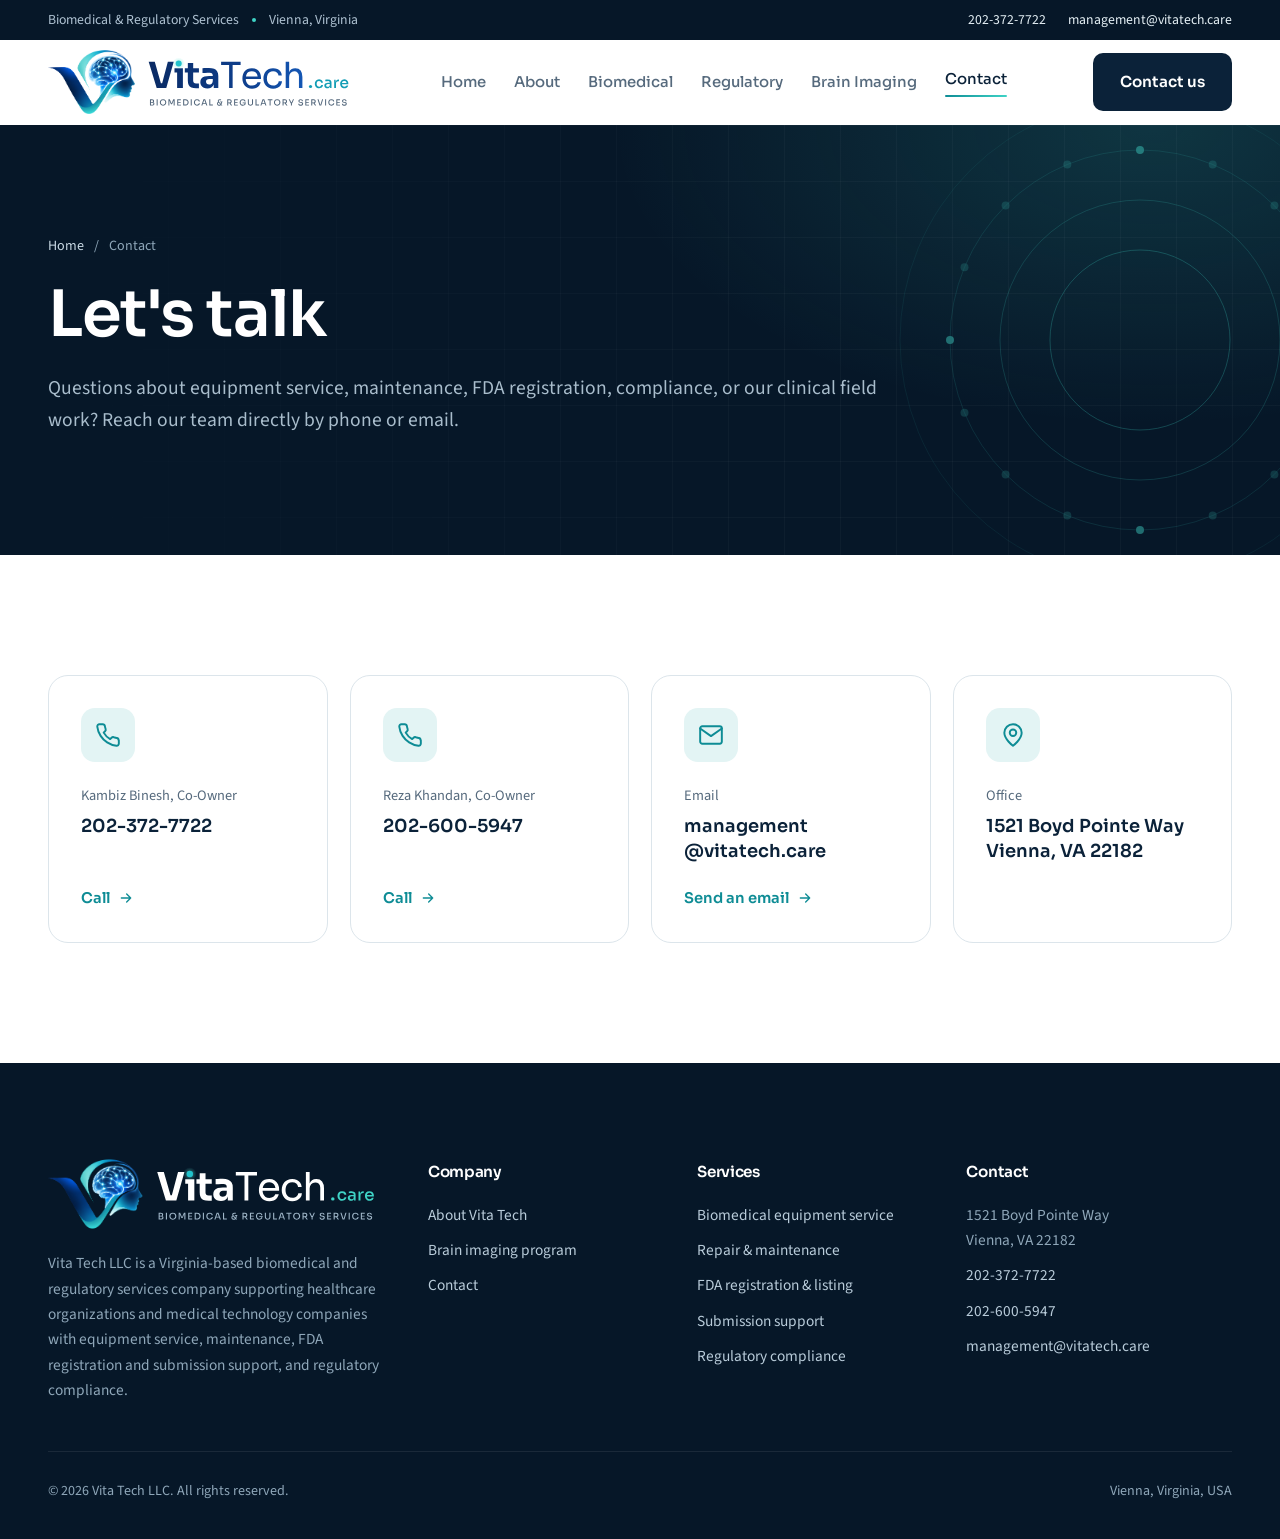
<file: contact.html>
<!DOCTYPE html>
<html lang="en">
<head>
<meta charset="utf-8">
<meta name="viewport" content="width=device-width, initial-scale=1">
<title>Contact | Vita Tech</title>
<meta name="description" content="Contact Vita Tech LLC, biomedical and regulatory services in Vienna, Virginia.">
<meta property="og:title" content="Contact | Vita Tech">
<meta property="og:description" content="Contact Vita Tech LLC, biomedical and regulatory services in Vienna, Virginia.">
<meta property="og:type" content="website">
<meta property="og:site_name" content="Vita Tech">
<meta property="og:image" content="https://vitatech.care/assets/og-image.png">
<meta property="og:image:width" content="1200">
<meta property="og:image:height" content="630">
<meta property="og:image:alt" content="VitaTech.care, Biomedical &amp; Regulatory Services">
<meta name="twitter:card" content="summary_large_image">
<meta name="twitter:title" content="Contact | Vita Tech">
<meta name="twitter:description" content="Contact Vita Tech LLC, biomedical and regulatory services in Vienna, Virginia.">
<meta name="twitter:image" content="https://vitatech.care/assets/og-image.png">
<meta name="theme-color" content="#061728">
<link rel="icon" href="/assets/favicon.png" type="image/png">
<link rel="apple-touch-icon" href="/assets/apple-touch-icon.png">
<link rel="preconnect" href="https://fonts.googleapis.com">
<link rel="preconnect" href="https://fonts.gstatic.com" crossorigin>
<link href="https://fonts.googleapis.com/css2?family=Sora:wght@300;400;500;600;700&family=Source+Sans+3:wght@400;500;600&display=swap" rel="stylesheet">
<link rel="stylesheet" href="/assets/styles.css">
</head>
<body>
<a class="skip-link" href="#main">Skip to content</a>
<div class="utility">
  <div class="container">
    <span>Biomedical &amp; Regulatory Services <span class="u-sep" aria-hidden="true"></span> Vienna, Virginia</span>
    <span class="u-right"><a href="tel:+12023727722">202-372-7722</a><a href="mailto:management@vitatech.care">management@vitatech.care</a></span>
  </div>
</div>
<header class="site-header">
  <div class="container">
    <a class="logo" href="/"><img src="/assets/logo.svg" alt="VitaTech.care, Biomedical &amp; Regulatory Services" width="230" height="48"></a>
    <nav class="main-nav" id="main-nav" aria-label="Main">
      <ul><li><a href="/">Home</a></li><li><a href="/about">About</a></li><li><a href="/biomedical">Biomedical</a></li><li><a href="/regulatory">Regulatory</a></li><li><a href="/brain-imaging">Brain Imaging</a></li><li><a href="/contact" class="active" aria-current="page">Contact</a></li></ul>
      <div class="nav-foot">
        <a class="btn btn-primary btn-block" href="/contact">Contact us</a>
        <div class="nav-contact">
          <a href="tel:+12023727722"><svg viewBox="0 0 24 24" fill="none" stroke="currentColor" stroke-width="1.8" stroke-linecap="round" stroke-linejoin="round" aria-hidden="true"><path d="M22 16.9v3a2 2 0 0 1-2.2 2 19.8 19.8 0 0 1-8.6-3.1 19.5 19.5 0 0 1-6-6A19.8 19.8 0 0 1 2.1 4.2 2 2 0 0 1 4.1 2h3a2 2 0 0 1 2 1.7c.1.9.4 1.8.7 2.7a2 2 0 0 1-.5 2.1L8 9.8a16 16 0 0 0 6 6l1.3-1.3a2 2 0 0 1 2.1-.4c.9.3 1.8.6 2.7.7a2 2 0 0 1 1.7 2z"/></svg><span>202-372-7722</span></a>
          <a href="mailto:management@vitatech.care"><svg viewBox="0 0 24 24" fill="none" stroke="currentColor" stroke-width="1.8" stroke-linecap="round" stroke-linejoin="round" aria-hidden="true"><rect x="2" y="4" width="20" height="16" rx="2"/><path d="M22 6l-10 7L2 6"/></svg><span>management@vitatech.care</span></a>
        </div>
      </div>
    </nav>
    <a class="btn btn-dark header-cta" href="/contact">Contact us</a>
    <button class="nav-toggle" aria-label="Open menu" aria-expanded="false" aria-controls="main-nav"><span></span></button>
  </div>
</header>
<main id="main">
<section class="page-hero">
  <svg class="rings" viewBox="0 0 520 520" aria-hidden="true"><circle cx="260" cy="260" r="90" fill="none" stroke="rgba(63,211,198,0.5)" stroke-width="1"/><circle cx="260" cy="260" r="140" fill="none" stroke="rgba(63,211,198,0.35)" stroke-width="1"/><circle cx="260" cy="260" r="190" fill="none" stroke="rgba(63,211,198,0.25)" stroke-width="1"/><circle cx="260" cy="260" r="240" fill="none" stroke="rgba(63,211,198,0.15)" stroke-width="1"/><circle cx="450.0" cy="260.0" r="4" fill="#3FD3C6" opacity="0.9"/><circle cx="435.5" cy="332.7" r="4" fill="#3FD3C6" opacity="0.35"/><circle cx="394.4" cy="394.4" r="4" fill="#3FD3C6" opacity="0.35"/><circle cx="332.7" cy="435.5" r="4" fill="#3FD3C6" opacity="0.35"/><circle cx="260.0" cy="450.0" r="4" fill="#3FD3C6" opacity="0.9"/><circle cx="187.3" cy="435.5" r="4" fill="#3FD3C6" opacity="0.35"/><circle cx="125.6" cy="394.4" r="4" fill="#3FD3C6" opacity="0.35"/><circle cx="84.5" cy="332.7" r="4" fill="#3FD3C6" opacity="0.35"/><circle cx="70.0" cy="260.0" r="4" fill="#3FD3C6" opacity="0.9"/><circle cx="84.5" cy="187.3" r="4" fill="#3FD3C6" opacity="0.35"/><circle cx="125.6" cy="125.6" r="4" fill="#3FD3C6" opacity="0.35"/><circle cx="187.3" cy="84.5" r="4" fill="#3FD3C6" opacity="0.35"/><circle cx="260.0" cy="70.0" r="4" fill="#3FD3C6" opacity="0.9"/><circle cx="332.7" cy="84.5" r="4" fill="#3FD3C6" opacity="0.35"/><circle cx="394.4" cy="125.6" r="4" fill="#3FD3C6" opacity="0.35"/><circle cx="435.5" cy="187.3" r="4" fill="#3FD3C6" opacity="0.35"/></svg>
  <div class="container">
    <div class="crumbs"><a href="/">Home</a><span aria-hidden="true">/</span><span>Contact</span></div>
    <h1>Let's talk</h1>
    <p class="lead">Questions about equipment service, maintenance, FDA registration, compliance, or our clinical field work? Reach our team directly by phone or email.</p>
  </div>
</section>

<section class="section">
  <div class="container">
    <div class="contact-cards">
      <a class="c-card" href="tel:+12023727722">
        <span class="icon"><svg viewBox="0 0 24 24" fill="none" stroke="currentColor" stroke-width="1.8" stroke-linecap="round" stroke-linejoin="round" aria-hidden="true"><path d="M22 16.9v3a2 2 0 0 1-2.2 2 19.8 19.8 0 0 1-8.6-3.1 19.5 19.5 0 0 1-6-6A19.8 19.8 0 0 1 2.1 4.2 2 2 0 0 1 4.1 2h3a2 2 0 0 1 2 1.7c.1.9.4 1.8.7 2.7a2 2 0 0 1-.5 2.1L8 9.8a16 16 0 0 0 6 6l1.3-1.3a2 2 0 0 1 2.1-.4c.9.3 1.8.6 2.7.7a2 2 0 0 1 1.7 2z"/></svg></span>
        <small>Kambiz Binesh, Co-Owner</small>
        <strong>202-372-7722</strong>
        <span class="c-link">Call <svg viewBox="0 0 24 24" fill="none" stroke="currentColor" stroke-width="2" stroke-linecap="round" stroke-linejoin="round" aria-hidden="true"><path d="M5 12h14M13 6l6 6-6 6"/></svg></span>
      </a>
      <a class="c-card" href="tel:+12026005947">
        <span class="icon"><svg viewBox="0 0 24 24" fill="none" stroke="currentColor" stroke-width="1.8" stroke-linecap="round" stroke-linejoin="round" aria-hidden="true"><path d="M22 16.9v3a2 2 0 0 1-2.2 2 19.8 19.8 0 0 1-8.6-3.1 19.5 19.5 0 0 1-6-6A19.8 19.8 0 0 1 2.1 4.2 2 2 0 0 1 4.1 2h3a2 2 0 0 1 2 1.7c.1.9.4 1.8.7 2.7a2 2 0 0 1-.5 2.1L8 9.8a16 16 0 0 0 6 6l1.3-1.3a2 2 0 0 1 2.1-.4c.9.3 1.8.6 2.7.7a2 2 0 0 1 1.7 2z"/></svg></span>
        <small>Reza Khandan, Co-Owner</small>
        <strong>202-600-5947</strong>
        <span class="c-link">Call <svg viewBox="0 0 24 24" fill="none" stroke="currentColor" stroke-width="2" stroke-linecap="round" stroke-linejoin="round" aria-hidden="true"><path d="M5 12h14M13 6l6 6-6 6"/></svg></span>
      </a>
      <a class="c-card" href="mailto:management@vitatech.care">
        <span class="icon"><svg viewBox="0 0 24 24" fill="none" stroke="currentColor" stroke-width="1.8" stroke-linecap="round" stroke-linejoin="round" aria-hidden="true"><rect x="2" y="4" width="20" height="16" rx="2"/><path d="M22 6l-10 7L2 6"/></svg></span>
        <small>Email</small>
        <strong>management<wbr>@vitatech.care</strong>
        <span class="c-link">Send an email <svg viewBox="0 0 24 24" fill="none" stroke="currentColor" stroke-width="2" stroke-linecap="round" stroke-linejoin="round" aria-hidden="true"><path d="M5 12h14M13 6l6 6-6 6"/></svg></span>
      </a>
      <div class="c-card">
        <span class="icon"><svg viewBox="0 0 24 24" fill="none" stroke="currentColor" stroke-width="1.8" stroke-linecap="round" stroke-linejoin="round" aria-hidden="true"><path d="M20 10c0 6-8 12-8 12s-8-6-8-12a8 8 0 0 1 16 0z"/><circle cx="12" cy="10" r="3"/></svg></span>
        <small>Office</small>
        <strong>1521 Boyd Pointe Way<br>Vienna, VA 22182</strong>
      </div>
    </div>
  </div>
</section>
</main>
<footer class="site-footer">
  <div class="container">
    <div class="footer-top">
      <div>
        <a class="logo" href="/"><img src="/assets/logo-dark.svg" alt="VitaTech.care, Biomedical &amp; Regulatory Services" width="230" height="48"></a>
        <p>Vita Tech LLC is a Virginia-based biomedical and regulatory services company supporting healthcare organizations and medical technology companies with equipment service, maintenance, FDA registration and submission support, and regulatory compliance.</p>
      </div>
      <div>
        <h4>Company</h4>
        <ul>
          <li><a href="/about">About Vita Tech</a></li>
          <li><a href="/brain-imaging">Brain imaging program</a></li>
          <li><a href="/contact">Contact</a></li>
        </ul>
      </div>
      <div>
        <h4>Services</h4>
        <ul>
          <li><a href="/biomedical#equipment-service">Biomedical equipment service</a></li>
          <li><a href="/biomedical#repair">Repair &amp; maintenance</a></li>
          <li><a href="/regulatory#registration">FDA registration &amp; listing</a></li>
          <li><a href="/regulatory#submissions">Submission support</a></li>
          <li><a href="/regulatory#compliance">Regulatory compliance</a></li>
        </ul>
      </div>
      <div>
        <h4>Contact</h4>
        <ul>
          <li>1521 Boyd Pointe Way<br>Vienna, VA 22182</li>
          <li><a href="tel:+12023727722">202-372-7722</a></li>
          <li><a href="tel:+12026005947">202-600-5947</a></li>
          <li><a href="mailto:management@vitatech.care">management@vitatech.care</a></li>
        </ul>
      </div>
    </div>
    <div class="footer-bottom">
      <span>&copy; <span data-year>2026</span> Vita Tech LLC. All rights reserved.</span>
      <span>Vienna, Virginia, USA</span>
    </div>
  </div>
</footer>
<script src="/assets/main.js"></script>
</body>
</html>
</file>
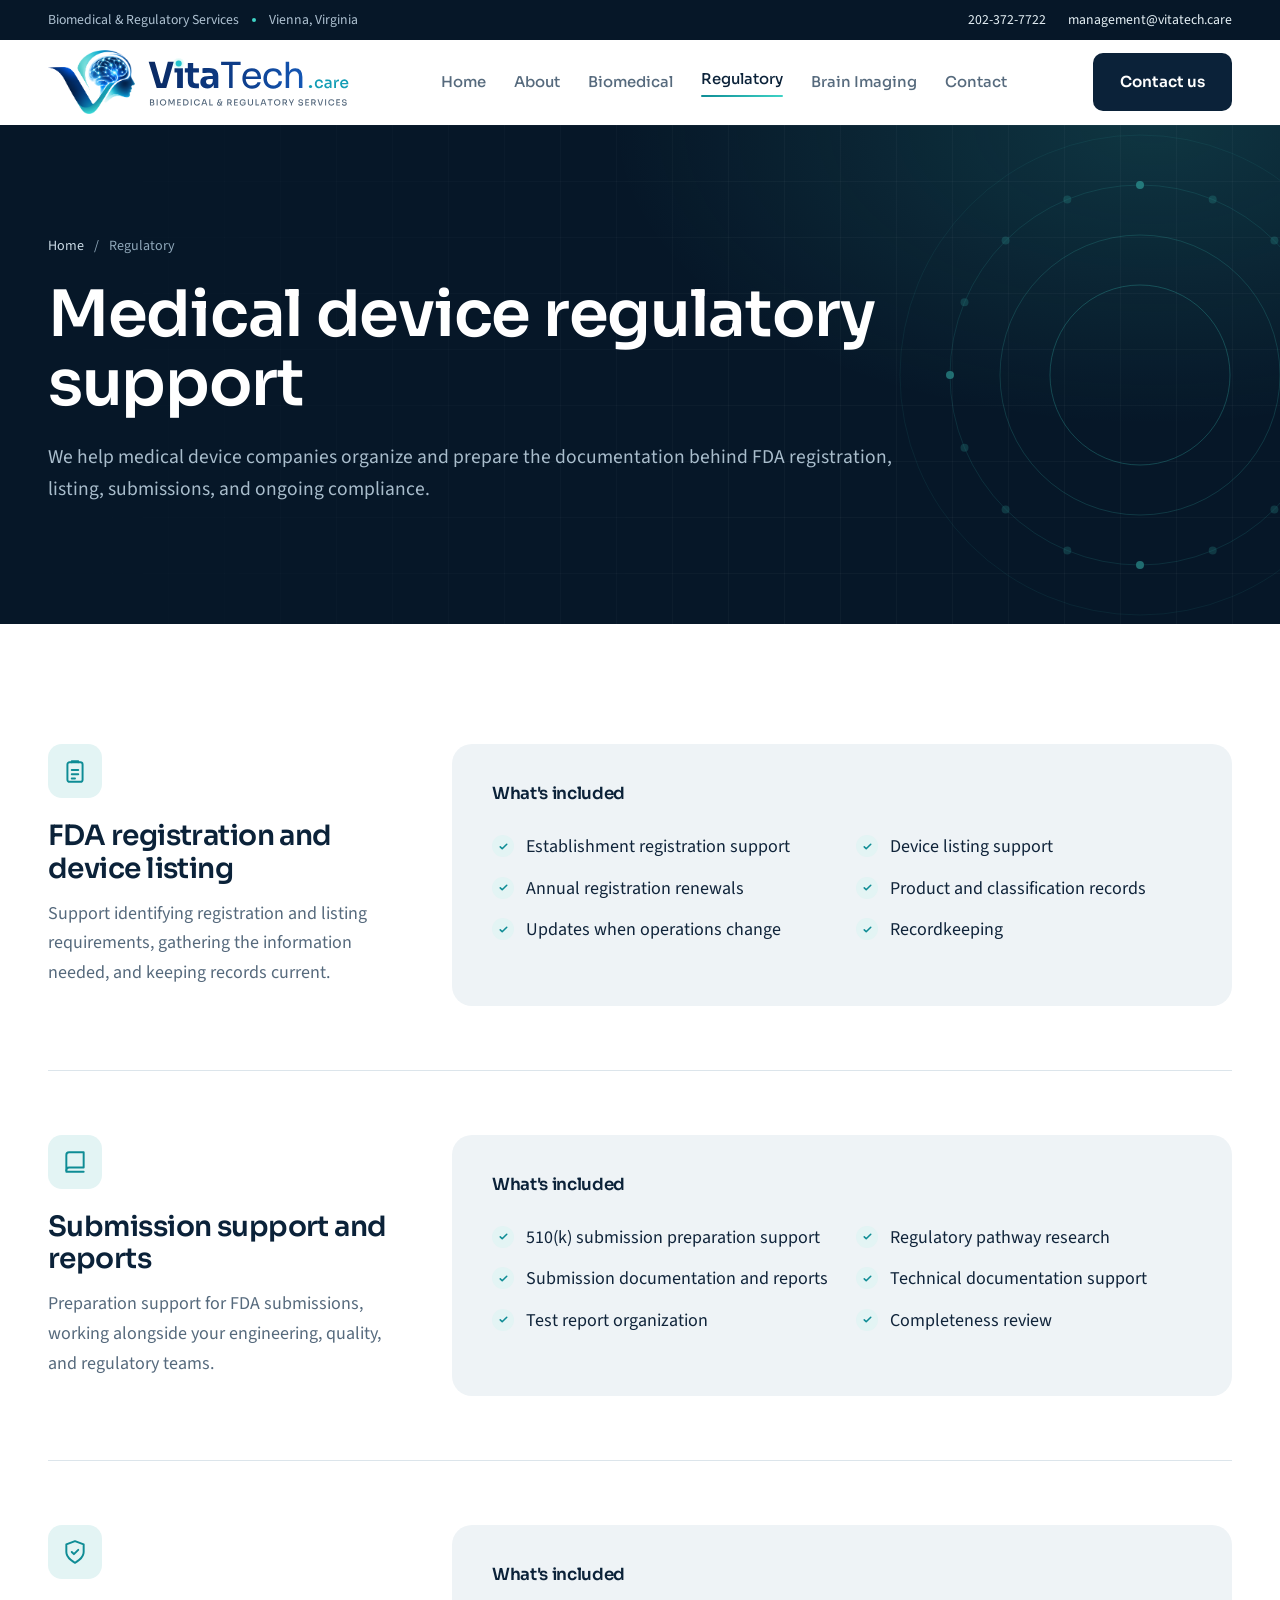
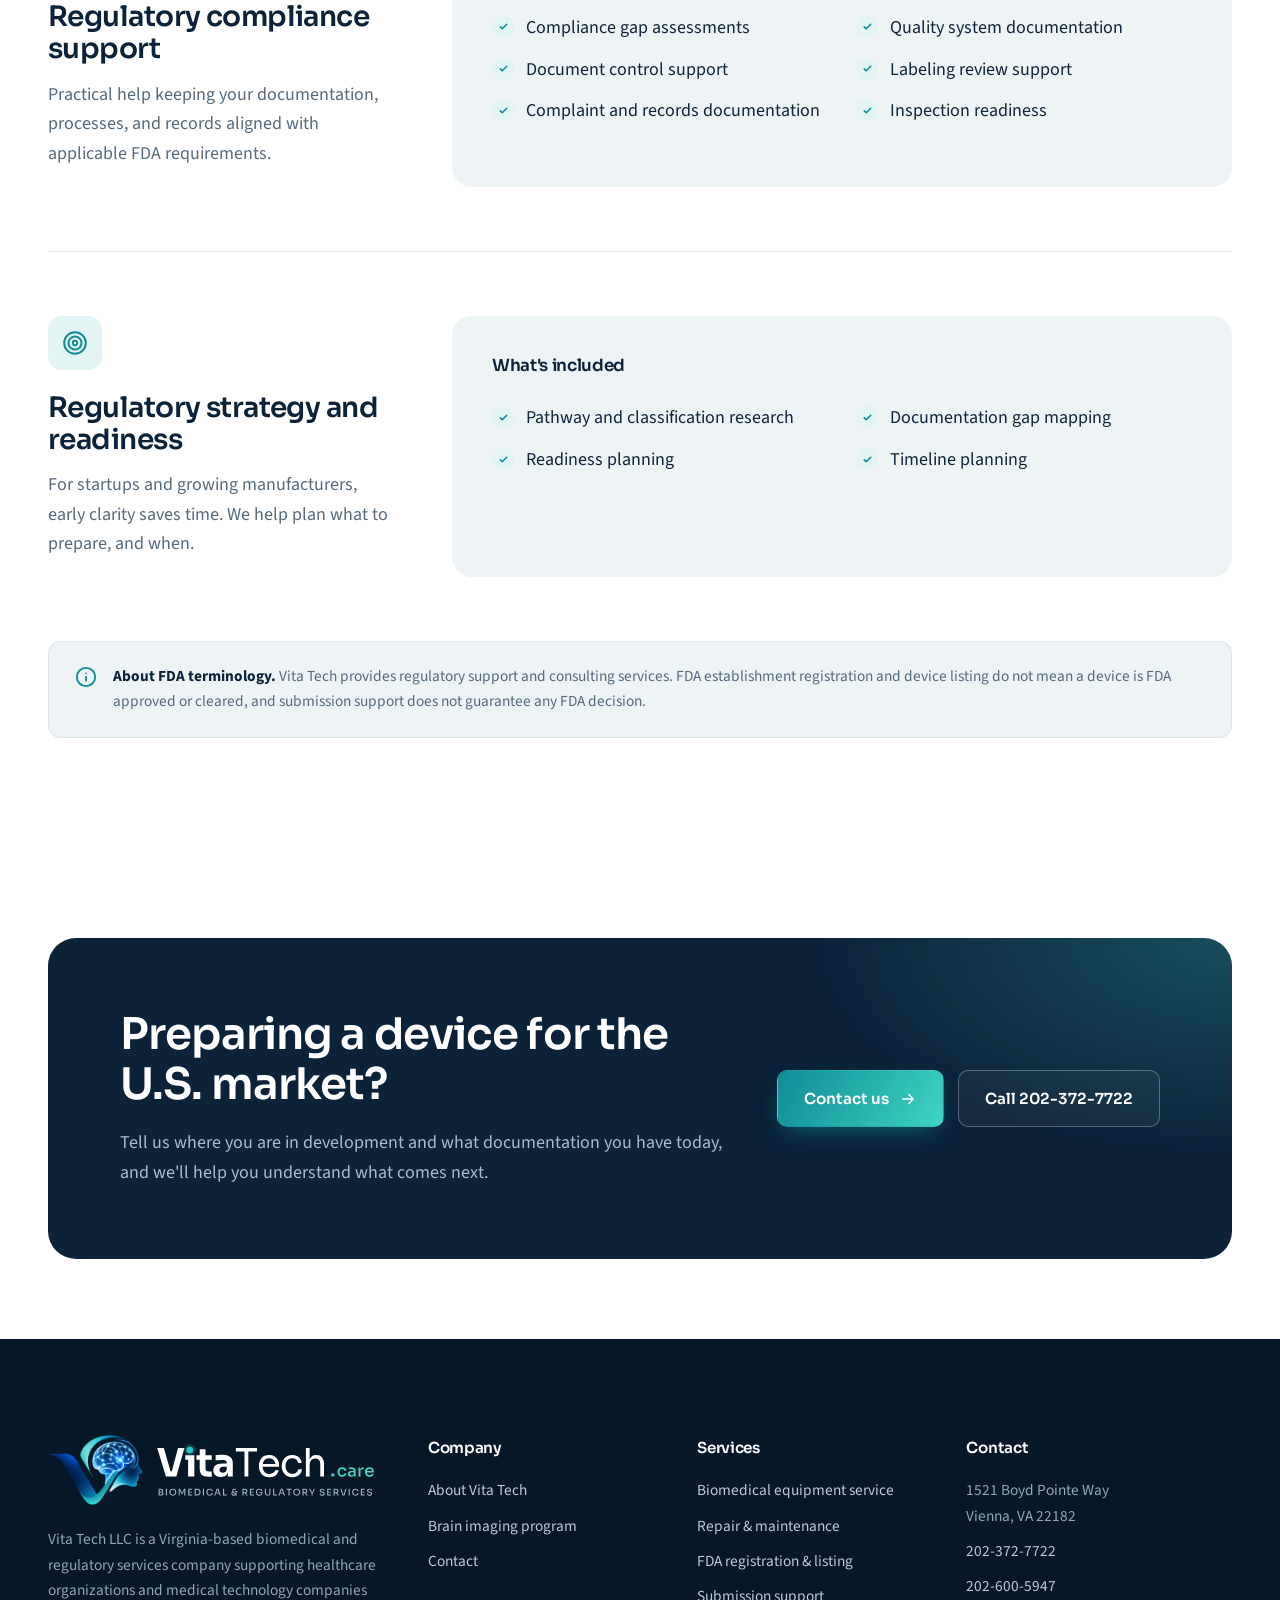
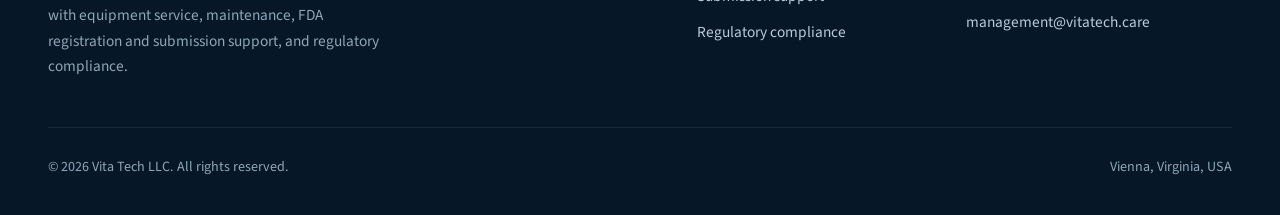
<file: regulatory.html>
<!DOCTYPE html>
<html lang="en">
<head>
<meta charset="utf-8">
<meta name="viewport" content="width=device-width, initial-scale=1">
<title>Regulatory Services | FDA Registration, Submissions & Compliance | Vita Tech</title>
<meta name="description" content="Support for FDA establishment registration, device listing, submission documentation, and regulatory compliance for medical device companies.">
<meta property="og:title" content="Regulatory Services | FDA Registration, Submissions & Compliance | Vita Tech">
<meta property="og:description" content="Support for FDA establishment registration, device listing, submission documentation, and regulatory compliance for medical device companies.">
<meta property="og:type" content="website">
<meta name="theme-color" content="#061728">
<link rel="icon" href="assets/favicon.png" type="image/png">
<link rel="apple-touch-icon" href="assets/apple-touch-icon.png">
<link rel="preconnect" href="https://fonts.googleapis.com">
<link rel="preconnect" href="https://fonts.gstatic.com" crossorigin>
<link href="https://fonts.googleapis.com/css2?family=Sora:wght@300;400;500;600;700&family=Source+Sans+3:wght@400;500;600&display=swap" rel="stylesheet">
<link rel="stylesheet" href="assets/styles.css">
</head>
<body>
<a class="skip-link" href="#main">Skip to content</a>
<div class="utility">
  <div class="container">
    <span>Biomedical &amp; Regulatory Services <span class="u-sep" aria-hidden="true"></span> Vienna, Virginia</span>
    <span class="u-right"><a href="tel:+12023727722">202-372-7722</a><a href="mailto:management@vitatech.care">management@vitatech.care</a></span>
  </div>
</div>
<header class="site-header">
  <div class="container">
    <a class="logo" href="index.html"><img src="assets/logo.svg" alt="VitaTech.care, Biomedical &amp; Regulatory Services" width="230" height="48"></a>
    <nav class="main-nav" id="main-nav" aria-label="Main">
      <ul><li><a href="index.html">Home</a></li><li><a href="about.html">About</a></li><li><a href="biomedical.html">Biomedical</a></li><li><a href="regulatory.html" class="active" aria-current="page">Regulatory</a></li><li><a href="brain-imaging.html">Brain Imaging</a></li><li><a href="contact.html">Contact</a></li></ul>
      <div class="nav-foot">
        <a class="btn btn-primary btn-block" href="contact.html">Contact us</a>
        <div class="nav-contact">
          <a href="tel:+12023727722"><svg viewBox="0 0 24 24" fill="none" stroke="currentColor" stroke-width="1.8" stroke-linecap="round" stroke-linejoin="round" aria-hidden="true"><path d="M22 16.9v3a2 2 0 0 1-2.2 2 19.8 19.8 0 0 1-8.6-3.1 19.5 19.5 0 0 1-6-6A19.8 19.8 0 0 1 2.1 4.2 2 2 0 0 1 4.1 2h3a2 2 0 0 1 2 1.7c.1.9.4 1.8.7 2.7a2 2 0 0 1-.5 2.1L8 9.8a16 16 0 0 0 6 6l1.3-1.3a2 2 0 0 1 2.1-.4c.9.3 1.8.6 2.7.7a2 2 0 0 1 1.7 2z"/></svg><span>202-372-7722</span></a>
          <a href="mailto:management@vitatech.care"><svg viewBox="0 0 24 24" fill="none" stroke="currentColor" stroke-width="1.8" stroke-linecap="round" stroke-linejoin="round" aria-hidden="true"><rect x="2" y="4" width="20" height="16" rx="2"/><path d="M22 6l-10 7L2 6"/></svg><span>management@vitatech.care</span></a>
        </div>
      </div>
    </nav>
    <a class="btn btn-dark header-cta" href="contact.html">Contact us</a>
    <button class="nav-toggle" aria-label="Open menu" aria-expanded="false" aria-controls="main-nav"><span></span></button>
  </div>
</header>
<main id="main">
<section class="page-hero">
  <svg class="rings" viewBox="0 0 520 520" aria-hidden="true"><circle cx="260" cy="260" r="90" fill="none" stroke="rgba(63,211,198,0.5)" stroke-width="1"/><circle cx="260" cy="260" r="140" fill="none" stroke="rgba(63,211,198,0.35)" stroke-width="1"/><circle cx="260" cy="260" r="190" fill="none" stroke="rgba(63,211,198,0.25)" stroke-width="1"/><circle cx="260" cy="260" r="240" fill="none" stroke="rgba(63,211,198,0.15)" stroke-width="1"/><circle cx="450.0" cy="260.0" r="4" fill="#3FD3C6" opacity="0.9"/><circle cx="435.5" cy="332.7" r="4" fill="#3FD3C6" opacity="0.35"/><circle cx="394.4" cy="394.4" r="4" fill="#3FD3C6" opacity="0.35"/><circle cx="332.7" cy="435.5" r="4" fill="#3FD3C6" opacity="0.35"/><circle cx="260.0" cy="450.0" r="4" fill="#3FD3C6" opacity="0.9"/><circle cx="187.3" cy="435.5" r="4" fill="#3FD3C6" opacity="0.35"/><circle cx="125.6" cy="394.4" r="4" fill="#3FD3C6" opacity="0.35"/><circle cx="84.5" cy="332.7" r="4" fill="#3FD3C6" opacity="0.35"/><circle cx="70.0" cy="260.0" r="4" fill="#3FD3C6" opacity="0.9"/><circle cx="84.5" cy="187.3" r="4" fill="#3FD3C6" opacity="0.35"/><circle cx="125.6" cy="125.6" r="4" fill="#3FD3C6" opacity="0.35"/><circle cx="187.3" cy="84.5" r="4" fill="#3FD3C6" opacity="0.35"/><circle cx="260.0" cy="70.0" r="4" fill="#3FD3C6" opacity="0.9"/><circle cx="332.7" cy="84.5" r="4" fill="#3FD3C6" opacity="0.35"/><circle cx="394.4" cy="125.6" r="4" fill="#3FD3C6" opacity="0.35"/><circle cx="435.5" cy="187.3" r="4" fill="#3FD3C6" opacity="0.35"/></svg>
  <div class="container">
    <div class="crumbs"><a href="index.html">Home</a><span aria-hidden="true">/</span><span>Regulatory</span></div>
    <h1>Medical device regulatory support</h1>
    <p class="lead">We help medical device companies organize and prepare the documentation behind FDA registration, listing, submissions, and ongoing compliance.</p>
  </div>
</section>

<section class="section">
  <div class="container">
    <div class="service" id="registration">
  <div class="s-head"><span class="icon"><svg viewBox="0 0 24 24" fill="none" stroke="currentColor" stroke-width="1.8" stroke-linecap="round" stroke-linejoin="round" aria-hidden="true"><rect x="5" y="4" width="14" height="18" rx="2"/><path d="M9 4V3h6v1M9 11h6M9 15h6M9 19h3"/></svg></span><h2 style="font-size:1.75rem">FDA registration and device listing</h2><p>Support identifying registration and listing requirements, gathering the information needed, and keeping records current.</p></div>
  <div class="s-body"><h4>What's included</h4><ul class="checklist two"><li>Establishment registration support</li><li>Device listing support</li><li>Annual registration renewals</li><li>Product and classification records</li><li>Updates when operations change</li><li>Recordkeeping</li></ul></div>
</div>
    <div class="service" id="submissions">
  <div class="s-head"><span class="icon"><svg viewBox="0 0 24 24" fill="none" stroke="currentColor" stroke-width="1.8" stroke-linecap="round" stroke-linejoin="round" aria-hidden="true"><path d="M4 19.5A2.5 2.5 0 0 1 6.5 17H20V3H6.5A2.5 2.5 0 0 0 4 5.5z"/><path d="M4 19.5V21h16"/></svg></span><h2 style="font-size:1.75rem">Submission support and reports</h2><p>Preparation support for FDA submissions, working alongside your engineering, quality, and regulatory teams.</p></div>
  <div class="s-body"><h4>What's included</h4><ul class="checklist two"><li>510(k) submission preparation support</li><li>Regulatory pathway research</li><li>Submission documentation and reports</li><li>Technical documentation support</li><li>Test report organization</li><li>Completeness review</li></ul></div>
</div>
    <div class="service" id="compliance">
  <div class="s-head"><span class="icon"><svg viewBox="0 0 24 24" fill="none" stroke="currentColor" stroke-width="1.8" stroke-linecap="round" stroke-linejoin="round" aria-hidden="true"><path d="M12 22s8-4 8-10V5l-8-3-8 3v7c0 6 8 10 8 10z"/><path d="M9 12l2 2 4-4"/></svg></span><h2 style="font-size:1.75rem">Regulatory compliance support</h2><p>Practical help keeping your documentation, processes, and records aligned with applicable FDA requirements.</p></div>
  <div class="s-body"><h4>What's included</h4><ul class="checklist two"><li>Compliance gap assessments</li><li>Quality system documentation</li><li>Document control support</li><li>Labeling review support</li><li>Complaint and records documentation</li><li>Inspection readiness</li></ul></div>
</div>
    <div class="service" id="strategy">
  <div class="s-head"><span class="icon"><svg viewBox="0 0 24 24" fill="none" stroke="currentColor" stroke-width="1.8" stroke-linecap="round" stroke-linejoin="round" aria-hidden="true"><circle cx="12" cy="12" r="10"/><circle cx="12" cy="12" r="6"/><circle cx="12" cy="12" r="2"/></svg></span><h2 style="font-size:1.75rem">Regulatory strategy and readiness</h2><p>For startups and growing manufacturers, early clarity saves time. We help plan what to prepare, and when.</p></div>
  <div class="s-body"><h4>What's included</h4><ul class="checklist two"><li>Pathway and classification research</li><li>Documentation gap mapping</li><li>Readiness planning</li><li>Timeline planning</li></ul></div>
</div>
    <div class="notice"><svg viewBox="0 0 24 24" fill="none" stroke="currentColor" stroke-width="2" stroke-linecap="round" stroke-linejoin="round" aria-hidden="true"><circle cx="12" cy="12" r="10"/><path d="M12 16v-4M12 8h.01"/></svg><div><strong>About FDA terminology.</strong> Vita Tech provides regulatory support and consulting services. FDA establishment registration and device listing do not mean a device is FDA approved or cleared, and submission support does not guarantee any FDA decision.</div></div>
  </div>
</section>
<section class="section-sm">
  <div class="container">
    <div class="cta-band">
      <div><h2>Preparing a device for the U.S. market?</h2><p>Tell us where you are in development and what documentation you have today, and we'll help you understand what comes next.</p></div>
      <div class="btn-row"><a class="btn btn-primary" href="contact.html">Contact us <svg viewBox="0 0 24 24" fill="none" stroke="currentColor" stroke-width="2" stroke-linecap="round" stroke-linejoin="round" aria-hidden="true"><path d="M5 12h14M13 6l6 6-6 6"/></svg></a><a class="btn btn-ghost-light" href="tel:+12023727722">Call 202-372-7722</a></div>
    </div>
  </div>
</section>
</main>
<footer class="site-footer">
  <div class="container">
    <div class="footer-top">
      <div>
        <a class="logo" href="index.html"><img src="assets/logo-dark.svg" alt="VitaTech.care, Biomedical &amp; Regulatory Services" width="230" height="48"></a>
        <p>Vita Tech LLC is a Virginia-based biomedical and regulatory services company supporting healthcare organizations and medical technology companies with equipment service, maintenance, FDA registration and submission support, and regulatory compliance.</p>
      </div>
      <div>
        <h4>Company</h4>
        <ul>
          <li><a href="about.html">About Vita Tech</a></li>
          <li><a href="brain-imaging.html">Brain imaging program</a></li>
          <li><a href="contact.html">Contact</a></li>
        </ul>
      </div>
      <div>
        <h4>Services</h4>
        <ul>
          <li><a href="biomedical.html#equipment-service">Biomedical equipment service</a></li>
          <li><a href="biomedical.html#repair">Repair &amp; maintenance</a></li>
          <li><a href="regulatory.html#registration">FDA registration &amp; listing</a></li>
          <li><a href="regulatory.html#submissions">Submission support</a></li>
          <li><a href="regulatory.html#compliance">Regulatory compliance</a></li>
        </ul>
      </div>
      <div>
        <h4>Contact</h4>
        <ul>
          <li>1521 Boyd Pointe Way<br>Vienna, VA 22182</li>
          <li><a href="tel:+12023727722">202-372-7722</a></li>
          <li><a href="tel:+12026005947">202-600-5947</a></li>
          <li><a href="mailto:management@vitatech.care">management@vitatech.care</a></li>
        </ul>
      </div>
    </div>
    <div class="footer-bottom">
      <span>&copy; <span data-year>2026</span> Vita Tech LLC. All rights reserved.</span>
      <span>Vienna, Virginia, USA</span>
    </div>
  </div>
</footer>
<script src="assets/main.js"></script>
</body>
</html>
</file>
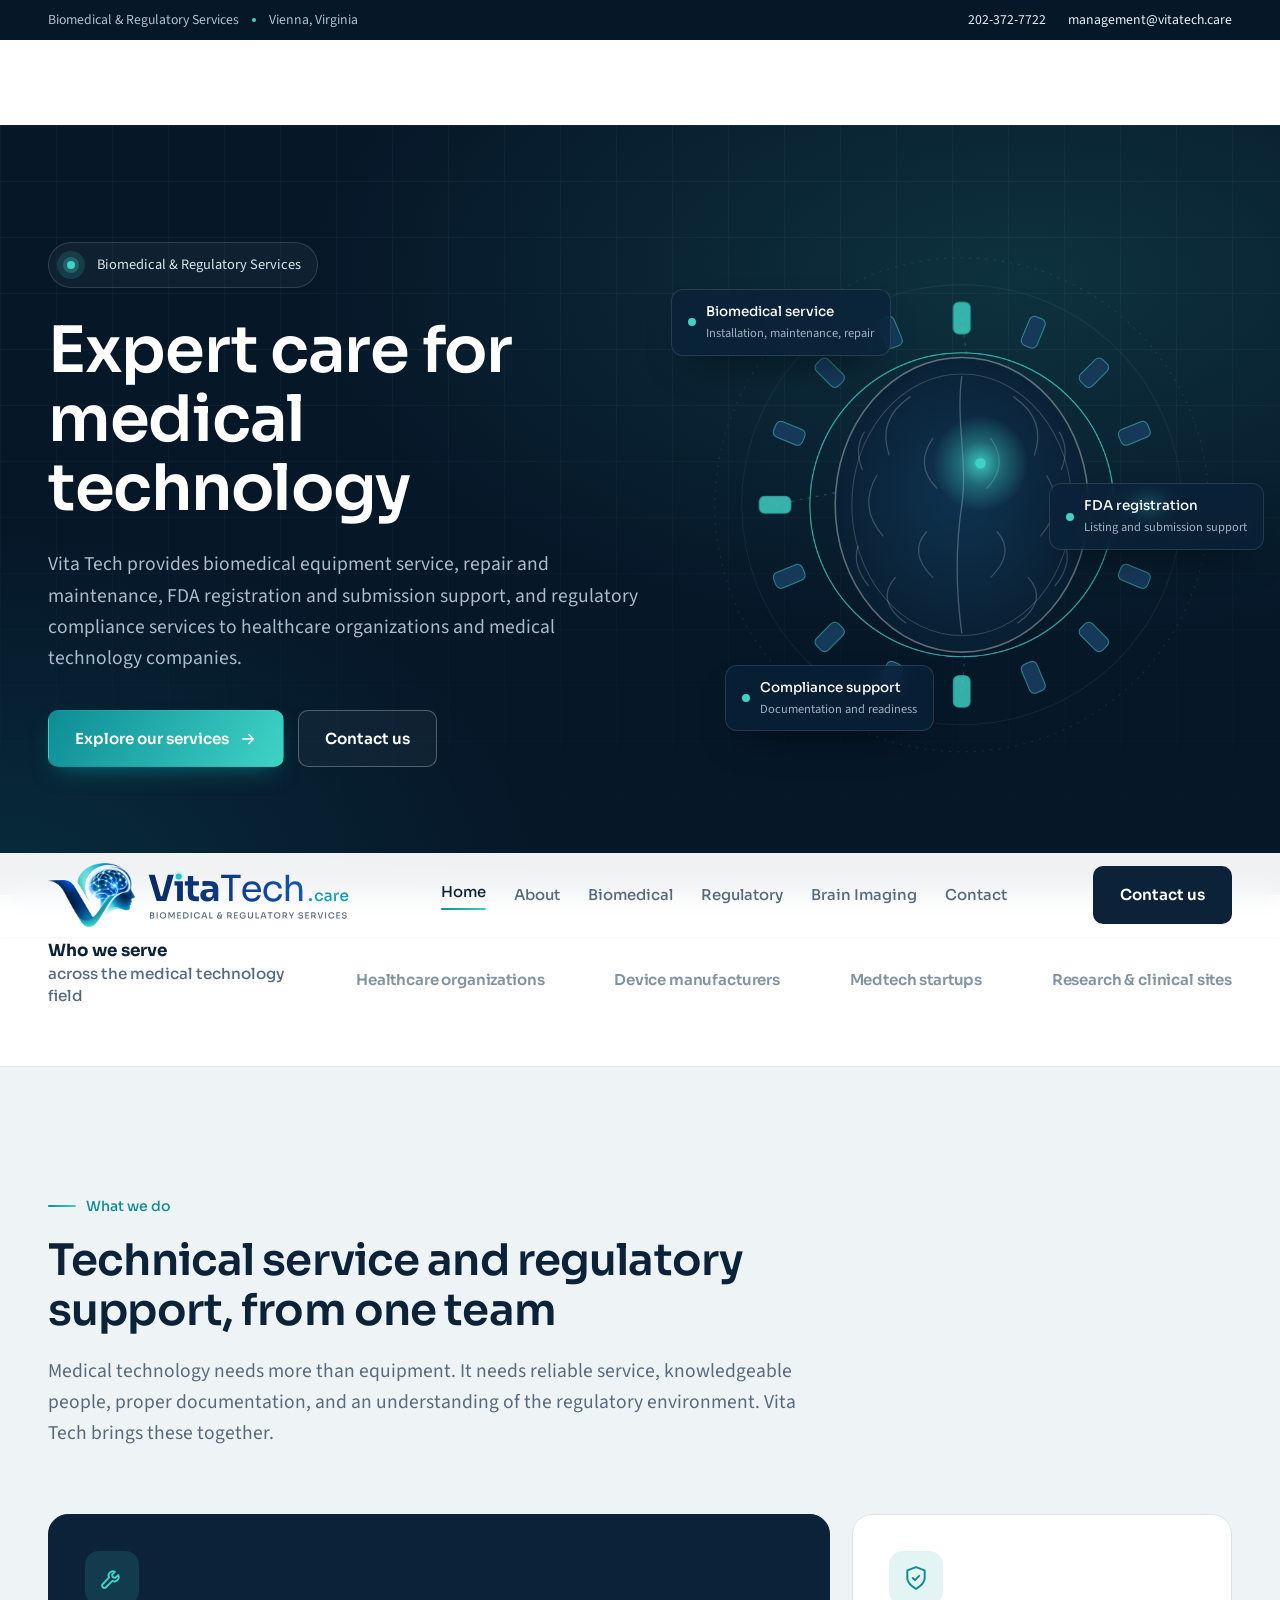
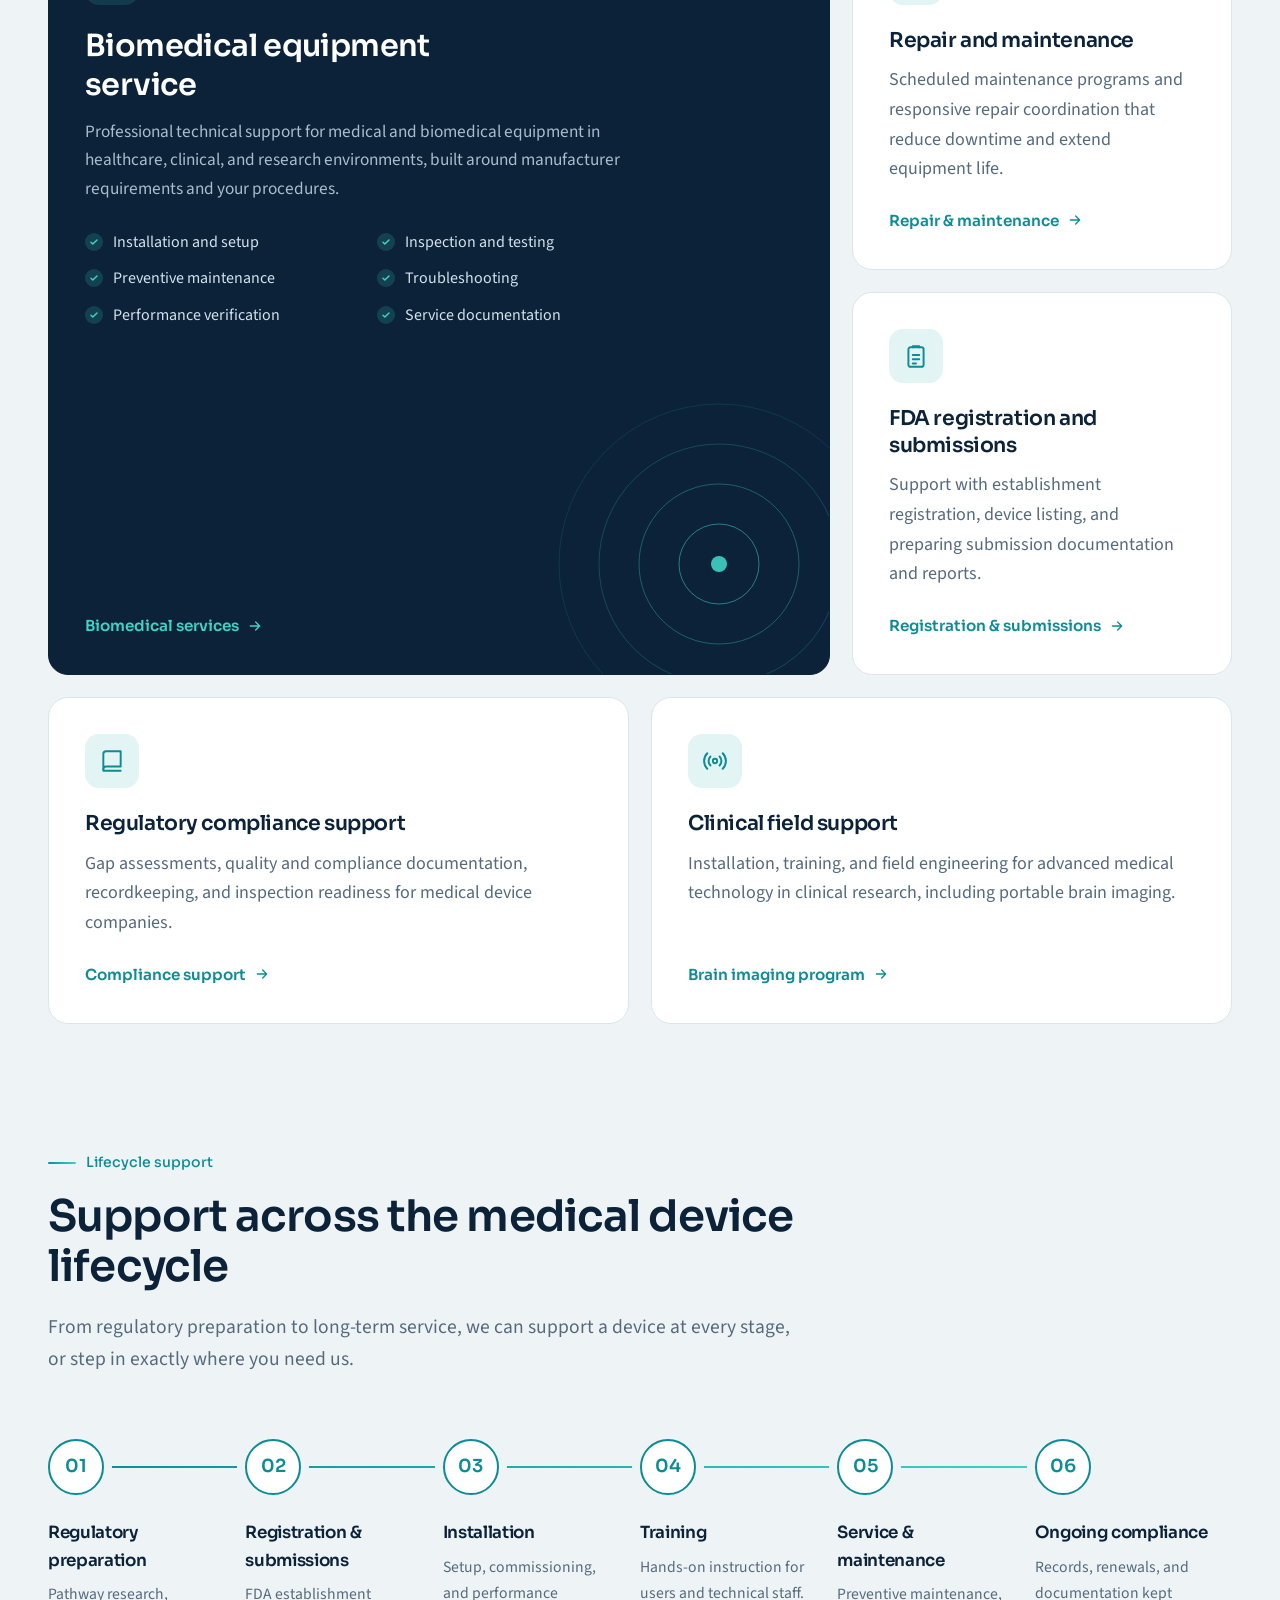
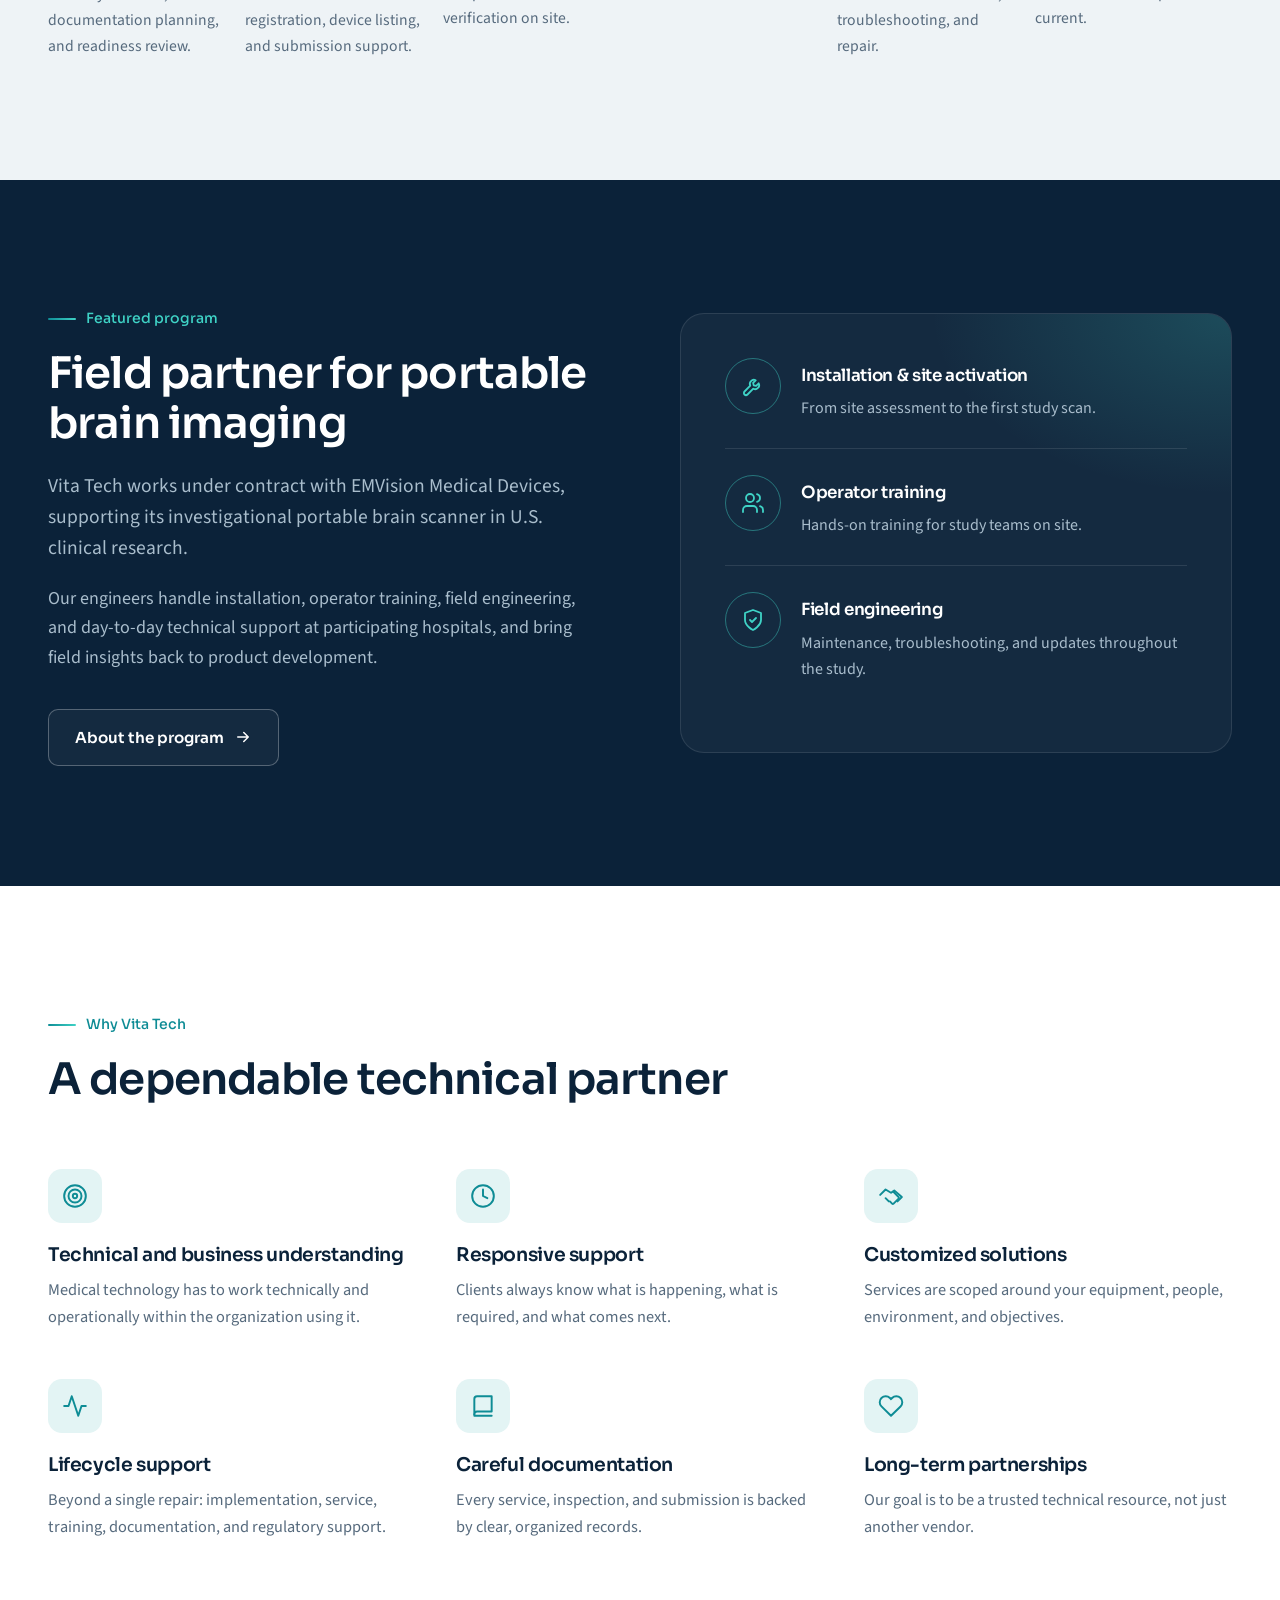
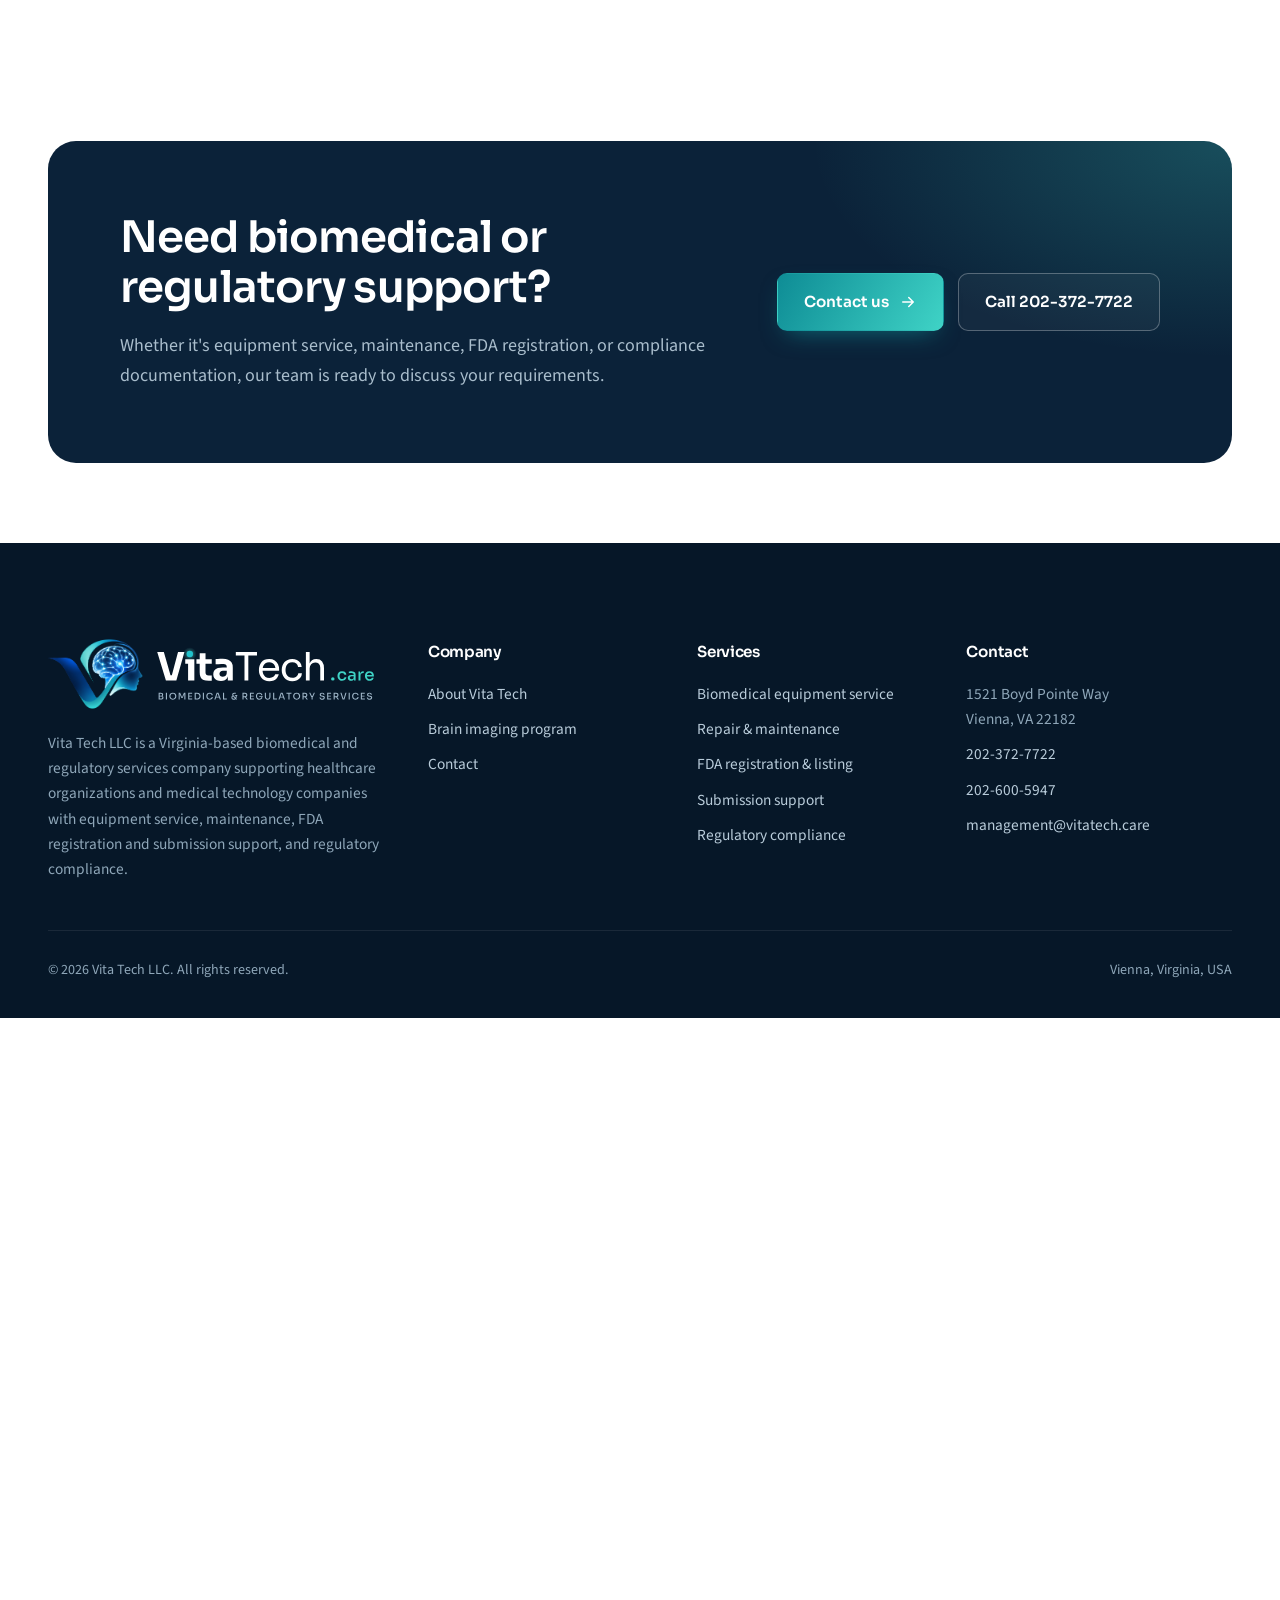
<file: services.html>
<!DOCTYPE html><html lang="en"><head><meta charset="utf-8"><title>Vita Tech</title><meta http-equiv="refresh" content="0; url=/#services"><link rel="canonical" href="/#services"><meta name="robots" content="noindex"></head><body><p>This page has moved to <a href="/#services">index.html#services</a>.</p></body></html>
</file>
<file: assets/styles.css>
/* =========================================================
   Vita Tech LLC — shared stylesheet
   ========================================================= */
:root{
  --navy:#0B2239;
  --midnight:#061728;
  --ink:#10243A;
  --slate:#566A7D;
  --mist:#EEF3F6;
  --line:#DCE5EB;
  --white:#FFFFFF;
  --teal:#0E8C95;
  --signal:#3FD3C6;
  --teal-soft:#E3F4F4;
  --grad:linear-gradient(120deg,#0E8C95 0%,#3FD3C6 100%);
  --display:"Sora","Segoe UI",system-ui,-apple-system,Arial,sans-serif;
  --text:"Source Sans 3","Segoe UI",system-ui,-apple-system,Arial,sans-serif;
  --radius-lg:20px;
  --radius:12px;
  --shadow:0 1px 2px rgba(11,34,57,.05),0 12px 32px -12px rgba(11,34,57,.18);
  --header-h:84px;
}
*,*::before,*::after{box-sizing:border-box}
html{scroll-behavior:smooth;scroll-padding-top:calc(var(--header-h) + 16px);-webkit-text-size-adjust:100%}
@media (prefers-reduced-motion:reduce){html{scroll-behavior:auto}}
body{margin:0;font-family:var(--text);font-size:18px;line-height:1.65;color:var(--ink);background:var(--white);-webkit-font-smoothing:antialiased;text-rendering:optimizeLegibility}
img,svg{max-width:100%;display:block}
a{color:inherit}
p{margin:0 0 1em}
h1,h2,h3,h4{font-family:var(--display);color:var(--navy);margin:0;letter-spacing:-0.02em}
h1{font-size:clamp(2.4rem,5vw,4rem);line-height:1.08;font-weight:600}
h2{font-size:clamp(1.9rem,3.4vw,2.8rem);line-height:1.15;font-weight:600}
h3{font-size:1.28rem;line-height:1.3;font-weight:600}
h4{font-size:1.05rem;font-weight:600}
.container{max-width:1240px;margin:0 auto;padding:0 28px}
.narrow{max-width:760px}
.lead{font-size:1.22rem;color:var(--slate);line-height:1.6}
.muted{color:var(--slate)}
.center{text-align:center;margin-left:auto;margin-right:auto}
.kicker{display:inline-flex;align-items:center;gap:10px;font-family:var(--display);font-size:.88rem;font-weight:500;color:var(--teal);margin-bottom:18px}
.kicker::before{content:"";width:28px;height:2px;background:var(--grad);border-radius:2px}
.on-dark .kicker{color:var(--signal)}
:focus-visible{outline:3px solid var(--signal);outline-offset:3px;border-radius:4px}
.skip-link{position:absolute;left:-9999px;top:8px;background:var(--white);padding:10px 14px;z-index:200;border-radius:8px}
.skip-link:focus{left:12px}

/* ---------- Utility bar ---------- */
.utility{background:var(--midnight);color:#AFC2D2;font-size:.86rem}
.utility .container{display:flex;justify-content:space-between;align-items:center;gap:16px;min-height:40px}
.utility a{color:#E6F1F6;text-decoration:none}
.utility a:hover{color:var(--signal)}
.utility .u-right{display:flex;gap:22px}
.u-sep{display:inline-block;width:4px;height:4px;border-radius:50%;background:var(--signal);vertical-align:middle;margin:0 10px}
@media (max-width:760px){.utility .u-right{display:none}.utility .container{justify-content:center;text-align:center}}

/* ---------- Header ---------- */
.site-header{position:sticky;top:0;z-index:100;background:transparent;border-bottom:1px solid transparent;transition:border-color .2s,box-shadow .2s}
.site-header::before{content:"";position:absolute;inset:0;z-index:-1;background:rgba(255,255,255,.94);backdrop-filter:blur(14px) saturate(1.4);-webkit-backdrop-filter:blur(14px) saturate(1.4)}
.nav-open .site-header::before{background:#fff}
.site-header.scrolled{border-bottom-color:var(--line);box-shadow:0 8px 24px -18px rgba(11,34,57,.35)}
.site-header .container{display:flex;align-items:center;justify-content:space-between;height:var(--header-h);gap:24px}
.logo{display:flex;align-items:center;gap:13px;text-decoration:none;flex:none}
.logo img{display:block;height:64px;width:auto}
.site-footer .logo img{height:70px}
@media (max-width:420px){.logo img{height:50px}}
.logo-text{display:flex;flex-direction:column;line-height:1}
.logo-word{font-family:var(--display);font-size:1.5rem;color:var(--navy);letter-spacing:-0.02em}
.logo-word b{font-weight:700}
.logo-word span{font-weight:300;margin-left:3px}
.logo-sub{font-family:var(--display);font-size:.6rem;font-weight:500;letter-spacing:.2em;color:var(--slate);margin-top:6px;text-transform:uppercase}
.main-nav ul{list-style:none;display:flex;align-items:center;gap:2px;margin:0;padding:0}
.main-nav a{display:block;white-space:nowrap;padding:10px 13px;font-family:var(--display);font-size:.93rem;font-weight:500;color:var(--slate);text-decoration:none;border-radius:8px;transition:color .15s,background .15s}
.main-nav a:hover{color:var(--navy);background:var(--mist)}
.main-nav a.active{color:var(--navy)}
.main-nav a.active::after{content:"";display:block;height:2px;margin-top:4px;background:var(--grad);border-radius:2px}
.header-cta{flex:none}
.nav-toggle{display:none;width:46px;height:46px;border:1px solid var(--line);border-radius:10px;background:var(--white);cursor:pointer;align-items:center;justify-content:center}
.nav-toggle span,.nav-toggle span::before,.nav-toggle span::after{display:block;width:20px;height:2px;background:var(--navy);border-radius:2px;position:relative;transition:transform .2s,background .2s}
.nav-toggle span::before,.nav-toggle span::after{content:"";position:absolute;left:0}
.nav-toggle span::before{top:-6px}.nav-toggle span::after{top:6px}
.nav-open .nav-toggle span{background:transparent}
.nav-open .nav-toggle span::before{transform:translateY(6px) rotate(45deg)}
.nav-open .nav-toggle span::after{transform:translateY(-6px) rotate(-45deg)}
.nav-foot{display:none}
@media (max-width:1180px){
  .nav-toggle{display:flex}
  .site-header .header-cta{display:none}
  .main-nav{position:fixed;top:var(--nav-top,var(--header-h));left:0;right:0;bottom:0;z-index:99;background:var(--white);border-top:1px solid var(--line);padding:8px 24px calc(28px + env(safe-area-inset-bottom,0px));display:flex;flex-direction:column;overflow-y:auto;opacity:0;visibility:hidden;transform:translateY(-10px);transition:opacity .22s ease,transform .22s ease,visibility 0s linear .22s}
  .nav-open .main-nav{opacity:1;visibility:visible;transform:none;transition:opacity .22s ease,transform .22s ease,visibility 0s}
  .main-nav ul{flex-direction:column;align-items:stretch;gap:0}
  .main-nav li{border-bottom:1px solid var(--line)}
  .main-nav li a{display:flex;align-items:center;justify-content:space-between;font-size:1.12rem;font-weight:500;color:var(--navy);padding:18px 4px;border-radius:0}
  .main-nav li a:hover{background:transparent;color:var(--teal)}
  .main-nav li a::after,.main-nav li a.active::after{content:"";display:block;flex:none;width:18px;height:18px;margin:0;border-radius:0;background:url("data:image/svg+xml,%3Csvg xmlns='http://www.w3.org/2000/svg' viewBox='0 0 24 24'%3E%3Cpath d='M9 6l6 6-6 6' fill='none' stroke='%2394A3B2' stroke-width='2' stroke-linecap='round' stroke-linejoin='round'/%3E%3C/svg%3E") center/18px no-repeat}
  .main-nav li a.active{color:var(--teal);font-weight:600}
  .main-nav li a.active::after{background-image:url("data:image/svg+xml,%3Csvg xmlns='http://www.w3.org/2000/svg' viewBox='0 0 24 24'%3E%3Cpath d='M9 6l6 6-6 6' fill='none' stroke='%230E8C95' stroke-width='2.4' stroke-linecap='round' stroke-linejoin='round'/%3E%3C/svg%3E")}
  .nav-foot{display:block;margin-top:auto;padding-top:32px}
  .nav-contact{display:grid;gap:4px;margin-top:18px}
  .nav-foot .btn{display:flex;font-weight:600;color:#fff;font-size:1rem;padding:16px 24px;border-radius:10px;justify-content:center}
  .nav-foot .btn:hover{background:var(--grad);color:#fff}
  .nav-contact a{display:flex;align-items:center;justify-content:flex-start;gap:12px;padding:10px 4px;border-radius:0;background:none;font-family:var(--text);font-size:1rem;font-weight:400;color:var(--slate);border:0}
  .nav-contact a::after{display:none}
  .nav-contact svg{width:18px;height:18px;color:var(--teal);flex:none}
  .nav-open{overflow:hidden}
}
@media (max-width:760px){.utility{display:none}}

/* ---------- Buttons ---------- */
.btn{display:inline-flex;align-items:center;justify-content:center;gap:10px;font-family:var(--display);font-weight:600;font-size:.95rem;padding:15px 26px;border-radius:10px;text-decoration:none;border:1.5px solid transparent;cursor:pointer;transition:transform .15s,box-shadow .2s,background .2s,color .2s,border-color .2s;white-space:nowrap}
.btn svg{width:18px;height:18px}
.btn-primary{background:var(--grad);color:var(--white);box-shadow:0 10px 24px -10px rgba(14,140,149,.7)}
.btn-primary:hover{transform:translateY(-1px);box-shadow:0 14px 28px -10px rgba(14,140,149,.8)}
.btn-dark{background:var(--navy);color:var(--white)}
.btn-dark:hover{background:#12314F}
.btn-outline{border-color:var(--line);color:var(--navy);background:var(--white)}
.btn-outline:hover{border-color:var(--navy)}
.btn-ghost-light{border-color:rgba(255,255,255,.28);color:var(--white);background:rgba(255,255,255,.04)}
.btn-ghost-light:hover{border-color:rgba(255,255,255,.7);background:rgba(255,255,255,.08)}
.btn-block{width:100%}
.btn-row{display:flex;flex-wrap:wrap;gap:14px;margin-top:36px}
.text-link{font-family:var(--display);font-weight:600;font-size:.95rem;color:var(--teal);text-decoration:none;display:inline-flex;align-items:center;gap:8px}
.text-link svg{width:16px;height:16px;transition:transform .15s}
.text-link:hover svg{transform:translateX(3px)}

/* ---------- Sections ---------- */
.section{padding:120px 0}
.section-sm{padding:80px 0}
.bg-mist{background:var(--mist)}
.on-dark{background:var(--navy);color:#C3D3DF}
.on-dark h1,.on-dark h2,.on-dark h3,.on-dark h4{color:var(--white)}
.on-dark .muted,.on-dark .lead{color:#A9BDCC}
.section-head{max-width:760px;margin-bottom:64px}
.section-head.center{text-align:center}
.section-head p{margin-top:20px}
@media (max-width:760px){.section{padding:80px 0}.section-sm{padding:56px 0}.section-head{margin-bottom:44px}}

/* ---------- Hero ---------- */
.hero{position:relative;overflow:hidden;background:radial-gradient(1200px 600px at 80% 20%,rgba(63,211,198,.14),transparent 60%),radial-gradient(900px 600px at 0% 100%,rgba(14,140,149,.18),transparent 60%),var(--midnight);color:#B9CCDA}
.hero::before{content:"";position:absolute;inset:0;background-image:linear-gradient(rgba(255,255,255,.035) 1px,transparent 1px),linear-gradient(90deg,rgba(255,255,255,.035) 1px,transparent 1px);background-size:56px 56px;mask-image:linear-gradient(180deg,#000 30%,transparent 100%);-webkit-mask-image:linear-gradient(180deg,#000 30%,transparent 100%)}
.hero .container{position:relative;display:grid;grid-template-columns:1.05fr .95fr;gap:48px;align-items:center;padding-top:110px;padding-bottom:120px}
.hero h1{color:var(--white)}
.hero .lead{color:#A9BDCC;margin-top:26px;max-width:36em}
.hero-badge{display:inline-flex;align-items:center;gap:12px;padding:8px 16px 8px 8px;border:1px solid rgba(255,255,255,.14);border-radius:999px;background:rgba(255,255,255,.04);font-size:.9rem;color:#D8E6EF;margin-bottom:28px;text-decoration:none}
.hero-badge .dot{width:28px;height:28px;border-radius:50%;background:rgba(63,211,198,.16);display:grid;place-items:center}
.hero-badge .dot::after{content:"";width:8px;height:8px;border-radius:50%;background:var(--signal);box-shadow:0 0 0 4px rgba(63,211,198,.25)}
.hero-badge:hover{border-color:rgba(63,211,198,.5)}
.hero-visual{position:relative;aspect-ratio:1/1;max-width:560px;margin-left:auto;width:100%}
.hero-visual svg{width:100%;height:100%}
.chip{position:absolute;display:flex;align-items:center;gap:10px;padding:11px 16px;border-radius:12px;background:rgba(11,34,57,.72);border:1px solid rgba(255,255,255,.12);backdrop-filter:blur(8px);-webkit-backdrop-filter:blur(8px);color:var(--white);font-family:var(--display);font-size:.84rem;font-weight:500;box-shadow:0 18px 40px -20px rgba(0,0,0,.7)}
.chip i{width:8px;height:8px;border-radius:50%;background:var(--signal);flex:none}
.chip small{display:block;font-family:var(--text);font-weight:400;color:#9DB3C3;font-size:.78rem}
.chip-1{top:10%;left:-4%}.chip-2{top:46%;right:-6%}.chip-3{bottom:8%;left:6%}
@media (max-width:980px){
  .hero .container{grid-template-columns:1fr;padding-top:80px;padding-bottom:88px}
  .hero-visual{margin:0 auto;max-width:460px}
  .chip-1{left:0}.chip-2{right:0}
}
@media (max-width:480px){.chip{font-size:.74rem;padding:8px 11px}.chip small{display:none}}

/* wave animation (single orchestrated moment) */
.wave{fill:none;stroke:var(--signal);stroke-width:1.4;opacity:0;transform-origin:260px 260px;animation:wave 4.8s cubic-bezier(.2,.6,.3,1) infinite}
.wave:nth-of-type(2){animation-delay:1.6s}.wave:nth-of-type(3){animation-delay:3.2s}
@keyframes wave{0%{transform:scale(.55);opacity:.0}10%{opacity:.55}100%{transform:scale(1.18);opacity:0}}
.antenna{fill:#16395A;stroke:rgba(63,211,198,.55);stroke-width:1}
.antenna.on{fill:var(--signal);stroke:var(--signal);animation:blink 4.8s infinite}
@keyframes blink{0%,100%{opacity:1}50%{opacity:.35}}
@media (prefers-reduced-motion:reduce){.wave{animation:none;opacity:.25}.wave:nth-of-type(2){transform:scale(.8)}.wave:nth-of-type(3){transform:scale(1.05)}.antenna.on{animation:none}}

/* ---------- Page hero (inner pages) ---------- */
.page-hero{position:relative;overflow:hidden;background:radial-gradient(900px 500px at 90% 0%,rgba(63,211,198,.16),transparent 60%),var(--midnight);color:#B9CCDA;padding:110px 0 100px}
.page-hero::before{content:"";position:absolute;inset:0;background-image:linear-gradient(rgba(255,255,255,.03) 1px,transparent 1px),linear-gradient(90deg,rgba(255,255,255,.03) 1px,transparent 1px);background-size:56px 56px;mask-image:linear-gradient(90deg,transparent,#000 60%);-webkit-mask-image:linear-gradient(90deg,transparent,#000 60%)}
.page-hero .container{position:relative}
.page-hero h1{color:var(--white);max-width:18ch}
.page-hero .lead{color:#A9BDCC;max-width:44em;margin-top:24px}
.page-hero .rings{position:absolute;right:-120px;top:50%;transform:translateY(-50%);width:520px;height:520px;opacity:.5;pointer-events:none}
@media (max-width:900px){.page-hero{padding:80px 0 72px}.page-hero .rings{display:none}}
.crumbs{display:flex;gap:10px;font-size:.88rem;color:#8FA7B9;margin-bottom:22px}
.crumbs a{color:#C9D9E4;text-decoration:none}
.crumbs a:hover{color:var(--signal)}

/* ---------- Affiliation strip ---------- */
.affil{border-bottom:1px solid var(--line);background:var(--white)}
.affil .container{display:grid;grid-template-columns:auto 1fr;align-items:center;gap:48px;padding-top:44px;padding-bottom:44px}
.affil-lead{font-family:var(--display);font-size:.95rem;font-weight:500;color:var(--slate);max-width:260px;line-height:1.45}
.affil-lead strong{color:var(--navy);display:block;font-size:1.05rem}
.sites{display:flex;flex-wrap:wrap;justify-content:space-between;gap:14px 28px;align-items:center}
.sites span{font-family:var(--display);font-weight:600;font-size:.94rem;color:#8193A3;letter-spacing:-0.01em;white-space:nowrap}
@media (max-width:900px){.affil .container{grid-template-columns:1fr;gap:24px}.sites{justify-content:flex-start}}

/* ---------- Bento service grid ---------- */
.bento{display:grid;grid-template-columns:repeat(6,1fr);gap:22px}
.tile{position:relative;background:var(--white);border:1px solid var(--line);border-radius:var(--radius-lg);padding:36px;display:flex;flex-direction:column;overflow:hidden;transition:border-color .2s,box-shadow .2s}
.tile:hover{border-color:#BFD2DC;box-shadow:var(--shadow)}
.tile h3{margin:22px 0 12px}
.tile p{color:var(--slate);margin:0}
.tile .text-link{margin-top:auto;padding-top:24px}
.tile-lg{grid-column:span 4;grid-row:span 2;background:var(--navy);border-color:var(--navy);color:#B9CCDA}
.tile-lg h3{color:var(--white);font-size:1.9rem;max-width:16ch}
.tile-lg p{color:#A9BDCC;max-width:34em;font-size:1.08rem}
.tile-lg .text-link{color:var(--signal)}
.tile-lg .tile-art{position:absolute;right:-60px;bottom:-60px;width:340px;height:340px;opacity:.9}
.tile-md{grid-column:span 2}
.tile-half{grid-column:span 3}
.icon{width:54px;height:54px;border-radius:14px;background:var(--teal-soft);display:grid;place-items:center;color:var(--teal);flex:none}
.icon svg{width:26px;height:26px}
.tile-lg .icon{background:rgba(63,211,198,.14);color:var(--signal)}
.check-inline{list-style:none;padding:0;margin:26px 0 0;display:grid;grid-template-columns:1fr 1fr;gap:10px 24px;max-width:560px;position:relative}
.check-inline li{display:flex;gap:10px;align-items:flex-start;color:#D4E2EB;font-size:1rem}
.check-inline li::before{content:"";flex:none;width:18px;height:18px;margin-top:4px;border-radius:50%;background:rgba(63,211,198,.18) url("data:image/svg+xml,%3Csvg xmlns='http://www.w3.org/2000/svg' viewBox='0 0 20 20'%3E%3Cpath d='M5 10.5l3 3 7-7' fill='none' stroke='%233FD3C6' stroke-width='2.4' stroke-linecap='round' stroke-linejoin='round'/%3E%3C/svg%3E") center/12px no-repeat}
@media (max-width:1000px){.bento{grid-template-columns:1fr 1fr}.tile-lg{grid-column:1/-1;grid-row:auto}.tile-md,.tile-half{grid-column:span 1}}
@media (max-width:640px){.bento{grid-template-columns:1fr}.tile-md,.tile-half{grid-column:1/-1}.tile{padding:28px}.check-inline{grid-template-columns:1fr}.tile-lg .tile-art{opacity:.35}}

/* ---------- Split feature ---------- */
.split{display:grid;grid-template-columns:1fr 1fr;gap:80px;align-items:center}
.split.top{align-items:start}
@media (max-width:980px){.split{grid-template-columns:1fr;gap:48px}}
.panel{border-radius:24px;background:var(--navy);padding:44px;position:relative;overflow:hidden;color:#B9CCDA}
.panel::before{content:"";position:absolute;inset:0;background:radial-gradient(500px 300px at 100% 0%,rgba(63,211,198,.2),transparent 60%)}
.panel > *{position:relative}
@media (max-width:640px){.panel{padding:30px}}

/* ---------- Process (how emu works) ---------- */
.flow{list-style:none;margin:0;padding:0;display:grid;gap:0}
.flow li{display:grid;grid-template-columns:56px 1fr;gap:20px;padding:26px 0;border-top:1px solid rgba(255,255,255,.1)}
.flow li:first-child{border-top:0;padding-top:0}
.flow .n{width:56px;height:56px;border-radius:50%;border:1px solid rgba(63,211,198,.45);display:grid;place-items:center;font-family:var(--display);font-weight:600;color:var(--signal)}
.flow .n svg{width:24px;height:24px}
.flow h4{color:var(--white);margin:4px 0 6px}
.flow p{margin:0;color:#A9BDCC;font-size:1rem}

/* ---------- Timeline / site activation ---------- */
.timeline{list-style:none;margin:0;padding:0;display:grid;grid-template-columns:repeat(6,1fr);position:relative;counter-reset:step}
.timeline::before{content:"";position:absolute;top:27px;left:28px;right:calc(100% / 6 - 28px);height:2px;background:linear-gradient(90deg,var(--teal),var(--signal))}
.timeline li{position:relative;padding-right:18px;counter-increment:step}
.timeline .node{width:56px;height:56px;border-radius:50%;background:var(--white);border:2px solid var(--teal);display:grid;place-items:center;font-family:var(--display);font-weight:600;color:var(--teal);position:relative;z-index:1;box-shadow:0 0 0 8px var(--mist)}
.timeline .node::before{content:counter(step,decimal-leading-zero)}
.timeline h4{margin:24px 0 8px}
.timeline p{margin:0;color:var(--slate);font-size:.98rem}
@media (max-width:1000px){
  .timeline{grid-template-columns:1fr;gap:0}
  .timeline::before{top:28px;bottom:28px;left:27px;right:auto;width:2px;height:auto;background:linear-gradient(180deg,var(--teal),var(--signal))}
  .timeline li{display:grid;grid-template-columns:56px 1fr;gap:0 24px;padding:0 0 36px}
  .timeline li:last-child{padding-bottom:0}
  .timeline .node{grid-row:span 2}
  .timeline h4{margin:12px 0 6px}
}

/* ---------- Stats ---------- */
.facts{display:grid;grid-template-columns:repeat(4,1fr);border-top:1px solid rgba(255,255,255,.12);border-bottom:1px solid rgba(255,255,255,.12)}
.fact{padding:40px 28px 40px 0}
.fact + .fact{padding-left:28px;border-left:1px solid rgba(255,255,255,.12)}
.fact strong{display:block;font-family:var(--display);font-size:clamp(1.55rem,2.3vw,2.1rem);font-weight:600;color:var(--white);letter-spacing:-0.02em;line-height:1.1}
.fact span{display:block;margin-top:10px;color:#A9BDCC;font-size:1rem}
@media (max-width:900px){.facts{grid-template-columns:1fr 1fr}.fact:nth-child(3){padding-left:0;border-left:0}.fact:nth-child(n+3){border-top:1px solid rgba(255,255,255,.12)}}
@media (max-width:520px){.facts{grid-template-columns:1fr}.fact,.fact + .fact{padding:28px 0;border-left:0}.fact + .fact{border-top:1px solid rgba(255,255,255,.12)}}

/* ---------- Feature list ---------- */
.features{display:grid;grid-template-columns:repeat(3,1fr);gap:48px 40px}
.feature h3{margin:20px 0 10px;font-size:1.18rem}
.feature p{margin:0;color:var(--slate);font-size:1.02rem}
@media (max-width:900px){.features{grid-template-columns:1fr 1fr}}
@media (max-width:600px){.features{grid-template-columns:1fr}}

/* ---------- Checklist ---------- */
.checklist{list-style:none;padding:0;margin:24px 0 0;display:grid;gap:12px}
.checklist li{display:flex;gap:12px;align-items:flex-start}
.checklist li::before{content:"";flex:none;width:22px;height:22px;margin-top:3px;border-radius:50%;background:var(--teal-soft) url("data:image/svg+xml,%3Csvg xmlns='http://www.w3.org/2000/svg' viewBox='0 0 20 20'%3E%3Cpath d='M5 10.5l3 3 7-7' fill='none' stroke='%230E8C95' stroke-width='2.4' stroke-linecap='round' stroke-linejoin='round'/%3E%3C/svg%3E") center/13px no-repeat}
.checklist.two{grid-template-columns:1fr 1fr;gap:12px 28px}
@media (max-width:600px){.checklist.two{grid-template-columns:1fr}}

/* ---------- Service detail rows ---------- */
.service{display:grid;grid-template-columns:340px 1fr;gap:64px;padding:64px 0;border-top:1px solid var(--line)}
.service:first-of-type{border-top:0;padding-top:0}
.service .s-head .icon{margin-bottom:22px}
.service .s-head p{color:var(--slate);margin-top:14px}
.service .s-body{background:var(--mist);border-radius:var(--radius-lg);padding:36px 40px}
.service .s-body h4{margin-bottom:4px}
@media (max-width:980px){.service{grid-template-columns:1fr;gap:28px;padding:52px 0}.service .s-body{padding:28px}}

/* ---------- Leadership ---------- */
.people{display:grid;grid-template-columns:1fr 1fr;gap:28px}
.person{border:1px solid var(--line);border-radius:var(--radius-lg);padding:40px;background:var(--white)}
.avatar{width:72px;height:72px;border-radius:50%;background:var(--grad);display:grid;place-items:center;color:var(--white);font-family:var(--display);font-weight:600;font-size:1.4rem;margin-bottom:24px}
.person .role{font-family:var(--display);font-size:.9rem;color:var(--teal);font-weight:500;margin:6px 0 18px}
.person p{color:var(--slate)}
.person .contact-line{display:flex;gap:10px;align-items:center;font-family:var(--display);font-size:.92rem;font-weight:500;color:var(--navy);text-decoration:none;margin-top:8px}
@media (max-width:820px){.people{grid-template-columns:1fr}.person{padding:30px}}

/* ---------- Quote ---------- */
.statement{font-family:var(--display);font-size:clamp(1.6rem,3vw,2.4rem);line-height:1.3;font-weight:500;color:var(--white);letter-spacing:-0.02em;max-width:26ch}
.statement-mark{width:44px;height:44px;color:var(--signal);margin-bottom:26px}

/* ---------- Notice ---------- */
.notice{display:flex;gap:16px;align-items:flex-start;background:var(--mist);border:1px solid var(--line);border-radius:var(--radius);padding:22px 26px;font-size:.96rem;color:var(--slate)}
.notice svg{flex:none;width:22px;height:22px;color:var(--teal);margin-top:2px}
.notice strong{color:var(--navy)}
.on-dark .notice{background:rgba(255,255,255,.04);border-color:rgba(255,255,255,.12);color:#A9BDCC}
.on-dark .notice strong{color:var(--white)}

/* ---------- FAQ ---------- */
.faq{border-top:1px solid var(--line)}
.faq details{border-bottom:1px solid var(--line)}
.faq summary{list-style:none;cursor:pointer;display:flex;justify-content:space-between;align-items:center;gap:24px;padding:26px 0;font-family:var(--display);font-weight:600;font-size:1.1rem;color:var(--navy)}
.faq summary::-webkit-details-marker{display:none}
.faq summary::after{content:"";flex:none;width:30px;height:30px;border-radius:50%;background:var(--mist) url("data:image/svg+xml,%3Csvg xmlns='http://www.w3.org/2000/svg' viewBox='0 0 20 20'%3E%3Cpath d='M10 4v12M4 10h12' fill='none' stroke='%230B2239' stroke-width='2' stroke-linecap='round'/%3E%3C/svg%3E") center/14px no-repeat;transition:transform .2s}
.faq details[open] summary::after{transform:rotate(45deg)}
.faq .answer{padding:0 60px 26px 0;color:var(--slate)}

/* ---------- CTA band ---------- */
.cta-band{position:relative;overflow:hidden;border-radius:28px;background:radial-gradient(700px 360px at 100% 0%,rgba(63,211,198,.25),transparent 60%),var(--navy);padding:72px;display:grid;grid-template-columns:1.4fr auto;gap:40px;align-items:center}
.cta-band h2{color:var(--white);max-width:18ch}
.cta-band p{color:#A9BDCC;margin:18px 0 0;max-width:38em}
.cta-band .btn-row{margin-top:0}
@media (max-width:900px){.cta-band{grid-template-columns:1fr;padding:44px 32px}}

/* ---------- Contact ---------- */
.contact-grid{display:grid;grid-template-columns:.85fr 1.15fr;gap:56px;align-items:start}
@media (max-width:980px){.contact-grid{grid-template-columns:1fr}}
.info-card{border-radius:var(--radius-lg);background:var(--navy);color:#B9CCDA;padding:40px;position:relative;overflow:hidden}
.info-card::before{content:"";position:absolute;inset:0;background:radial-gradient(420px 280px at 100% 0%,rgba(63,211,198,.2),transparent 60%)}
.info-card > *{position:relative}
.info-card h3{color:var(--white)}
.info-item{display:grid;grid-template-columns:44px 1fr;gap:16px;padding:22px 0;border-top:1px solid rgba(255,255,255,.1)}
.info-item:first-of-type{margin-top:26px}
.info-item .ic{width:44px;height:44px;border-radius:12px;background:rgba(63,211,198,.12);color:var(--signal);display:grid;place-items:center}
.info-item .ic svg{width:20px;height:20px}
.info-item small{display:block;color:#8FA7B9;font-size:.85rem}
.info-item a,.info-item div > span{color:var(--white);text-decoration:none;font-family:var(--display);font-weight:500;font-size:1rem}
.info-item a:hover{color:var(--signal)}
.form-card{border:1px solid var(--line);border-radius:var(--radius-lg);padding:44px;background:var(--white);box-shadow:var(--shadow)}
@media (max-width:600px){.form-card,.info-card{padding:28px}}
.form-grid{display:grid;grid-template-columns:1fr 1fr;gap:0 20px}
@media (max-width:600px){.form-grid{grid-template-columns:1fr}}
.field{margin-bottom:20px}
.field label{display:block;font-family:var(--display);font-weight:500;font-size:.9rem;color:var(--navy);margin-bottom:8px}
.field .opt{color:var(--slate);font-weight:400}
.field input,.field select,.field textarea{width:100%;font:inherit;font-size:1rem;color:var(--ink);background:var(--mist);border:1.5px solid transparent;border-radius:10px;padding:14px 16px;transition:border-color .15s,background .15s}
.field select{appearance:none;-webkit-appearance:none;background-image:url("data:image/svg+xml,%3Csvg xmlns='http://www.w3.org/2000/svg' viewBox='0 0 20 20'%3E%3Cpath d='M5 8l5 5 5-5' fill='none' stroke='%23566A7D' stroke-width='2' stroke-linecap='round' stroke-linejoin='round'/%3E%3C/svg%3E");background-repeat:no-repeat;background-position:right 14px center;background-size:18px;padding-right:44px}
.field textarea{min-height:150px;resize:vertical}
.field input:focus,.field select:focus,.field textarea:focus{outline:none;border-color:var(--teal);background:var(--white)}
.field .error{display:none;color:#B42318;font-size:.86rem;margin-top:6px}
.field.invalid input,.field.invalid select,.field.invalid textarea{border-color:#B42318;background:#FFF6F5}
.field.invalid .error{display:block}
.form-note{font-size:.88rem;color:var(--slate);margin:16px 0 0;text-align:center}
.form-status{display:none;margin-top:16px;padding:14px 16px;border-radius:10px;background:#FFF6F5;color:#B42318;font-size:.95rem}
.form-status.show{display:block}
.hp{position:absolute!important;left:-9999px!important}
.btn .spinner{width:18px;height:18px;border:2px solid rgba(255,255,255,.4);border-top-color:#fff;border-radius:50%;animation:spin .8s linear infinite;display:none}
.btn.loading .spinner{display:block}
@keyframes spin{to{transform:rotate(360deg)}}
.thank-you{display:none;text-align:center;padding:40px 12px}
.thank-you.show{display:block}
.thank-you .ok{width:84px;height:84px;margin:0 auto 26px;border-radius:50%;background:var(--teal-soft);display:grid;place-items:center;color:var(--teal)}
.thank-you .ok svg{width:40px;height:40px}
.thank-you .ok path{stroke-dasharray:40;stroke-dashoffset:40;animation:tick .6s .15s ease-out forwards}
@keyframes tick{to{stroke-dashoffset:0}}
.thank-you h2{font-size:2rem}
.thank-you p{color:var(--slate);max-width:30em;margin:16px auto 28px}

/* ---------- Footer ---------- */
.site-footer{background:var(--midnight);color:#8FA7B9;padding:96px 0 36px;font-size:.96rem}
.footer-top{display:grid;grid-template-columns:1.5fr 1fr 1fr 1.2fr;gap:48px}
.site-footer .logo-word{color:var(--white)}
.site-footer .logo-sub{color:#8FA7B9}
.site-footer p{margin-top:22px;max-width:30em}
.site-footer h4{color:var(--white);font-size:.95rem;margin-bottom:18px}
.site-footer ul{list-style:none;padding:0;margin:0;display:grid;gap:10px}
.site-footer a{color:#B9CCDA;text-decoration:none}
.site-footer a:hover{color:var(--signal)}
.footer-disclaimer{margin-top:64px;padding:22px 24px;border:1px solid rgba(255,255,255,.1);border-radius:12px;font-size:.88rem;line-height:1.55;color:#8FA7B9}
.footer-bottom{display:flex;flex-wrap:wrap;justify-content:space-between;gap:16px;margin-top:32px;padding-top:28px;border-top:1px solid rgba(255,255,255,.08);font-size:.88rem}
.footer-bottom nav{display:flex;gap:24px}
@media (max-width:980px){.footer-top{grid-template-columns:1fr 1fr}}
@media (max-width:560px){.footer-top{grid-template-columns:1fr}}

/* ---------- Math captcha ---------- */
.captcha-row{display:flex;gap:12px}
.captcha-row input{max-width:160px}
.captcha-new{flex:none;font-family:var(--display);font-weight:500;font-size:.88rem;color:var(--teal);background:none;border:1.5px solid var(--line);border-radius:10px;padding:0 16px;cursor:pointer}
.captcha-new:hover{border-color:var(--teal)}
#captcha-q{font-weight:600;color:var(--teal);white-space:nowrap}

/* ---------- Compact contact form (matches info card height) ---------- */
.contact-grid{align-items:stretch}
.form-card{padding:34px 36px}
.form-card .field{margin-bottom:14px}
.form-card .field label{margin-bottom:6px;font-size:.86rem}
.form-card .field input,.form-card .field select,.form-card .field textarea{padding:11px 14px}
.form-card .field textarea{min-height:92px}
.form-foot{display:flex;align-items:flex-end;gap:16px;flex-wrap:wrap}
.form-foot .captcha-field{margin-bottom:0;flex:1 1 280px}
.form-foot .btn{flex:0 0 auto;padding:13px 28px}
.form-card .form-status{margin-top:14px}
@media (max-width:600px){.form-card{padding:26px 22px}.form-foot .btn{width:100%}}
.info-card{display:flex;flex-direction:column}

/* ---------- Small-screen polish ---------- */
@media (max-width:480px){
  .btn-row{gap:12px}
  .btn-row .btn{width:100%}
  .hero .container{padding-top:56px;padding-bottom:64px}
  .page-hero{padding:60px 0 56px}
}

/* ---------- Contact cards ---------- */
.contact-cards{display:grid;grid-template-columns:repeat(4,1fr);gap:22px}
.c-card{display:flex;flex-direction:column;background:var(--white);border:1px solid var(--line);border-radius:var(--radius-lg);padding:32px;text-decoration:none;color:inherit;transition:border-color .2s,box-shadow .2s,transform .2s}
a.c-card:hover{border-color:#BFD2DC;box-shadow:var(--shadow);transform:translateY(-2px)}
.c-card .icon{margin-bottom:22px}
.c-card small{color:var(--slate);font-size:.9rem;margin-bottom:6px}
.c-card strong{font-family:var(--display);font-weight:600;color:var(--navy);font-size:1.12rem;line-height:1.4;overflow-wrap:normal;word-break:normal}
.c-link{margin-top:auto;padding-top:22px;font-family:var(--display);font-weight:600;font-size:.92rem;color:var(--teal);display:inline-flex;align-items:center;gap:8px}
.c-link svg{width:16px;height:16px;transition:transform .15s}
a.c-card:hover .c-link svg{transform:translateX(3px)}
.c-note{margin-top:auto;padding-top:22px;font-size:.92rem;color:var(--slate)}
@media (max-width:1100px){.contact-cards{grid-template-columns:1fr 1fr}}
@media (max-width:560px){.contact-cards{grid-template-columns:1fr}.c-card{padding:26px}}
</file>
